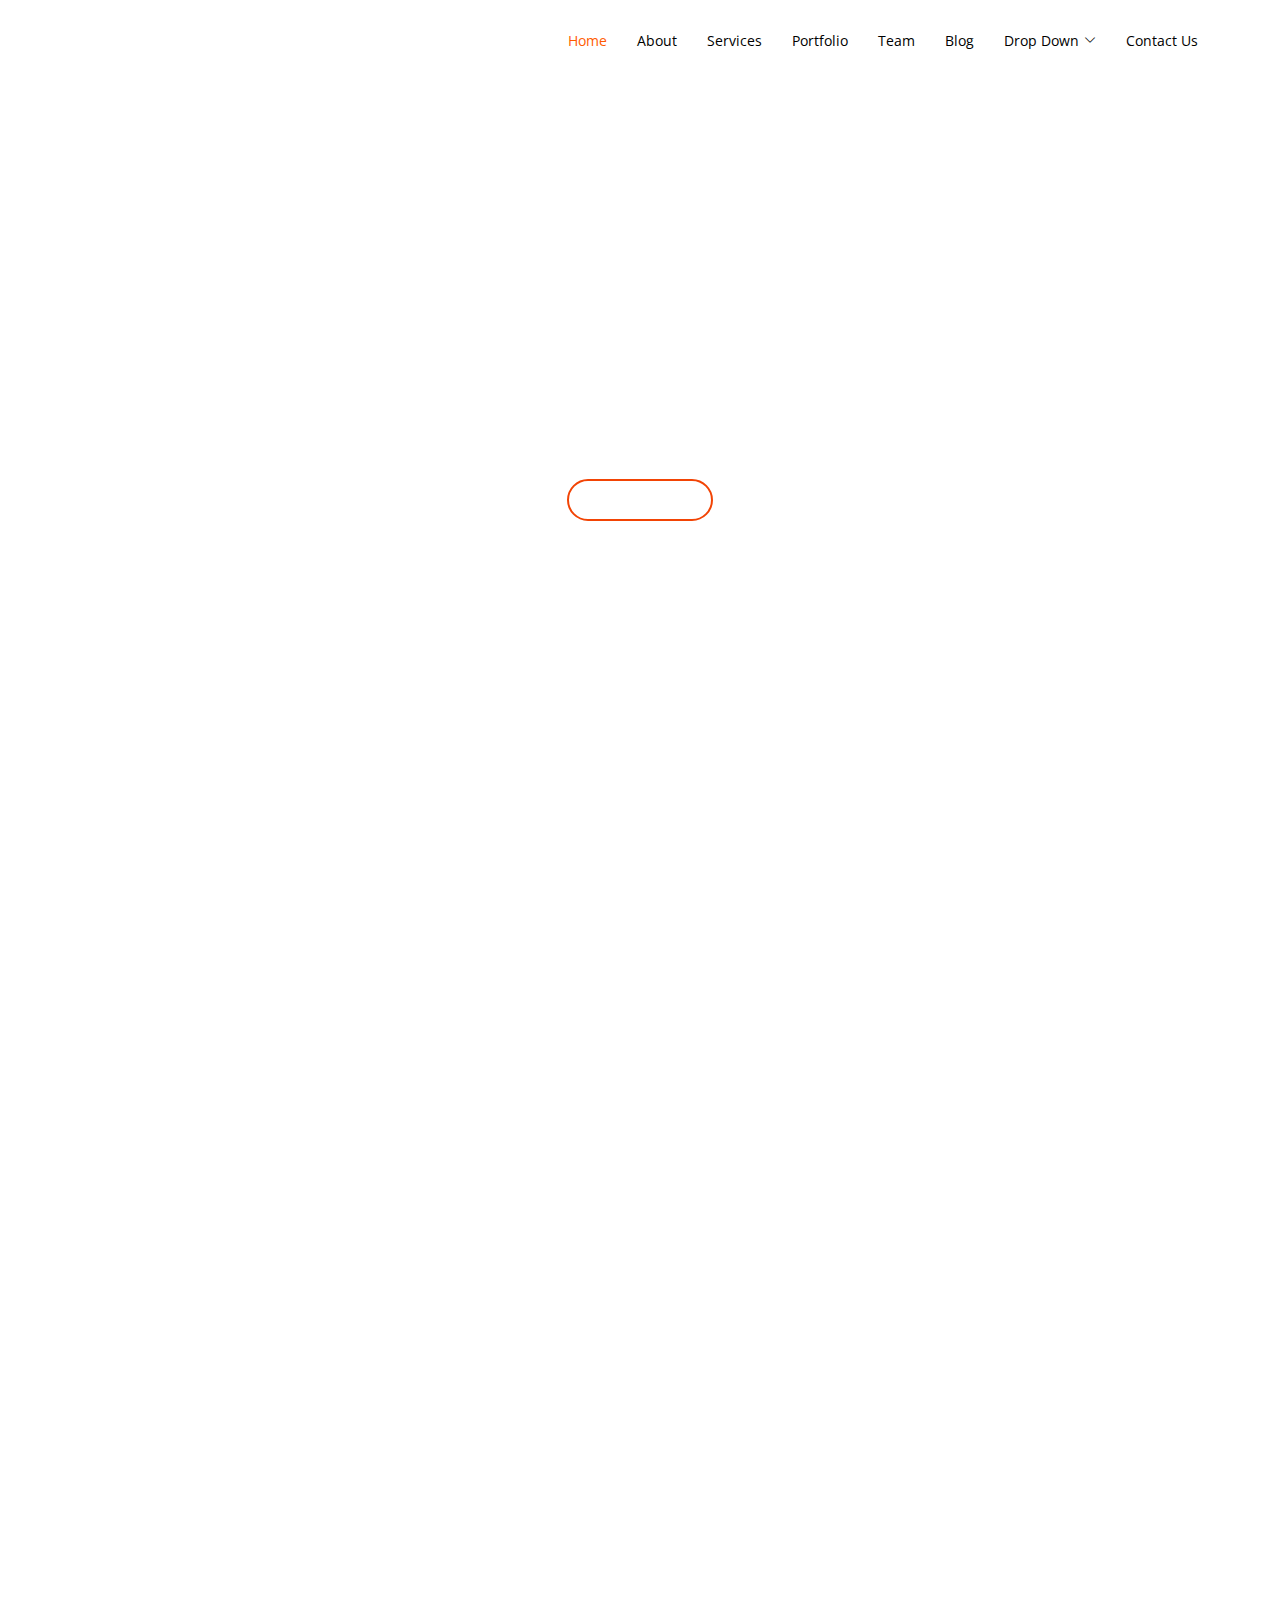
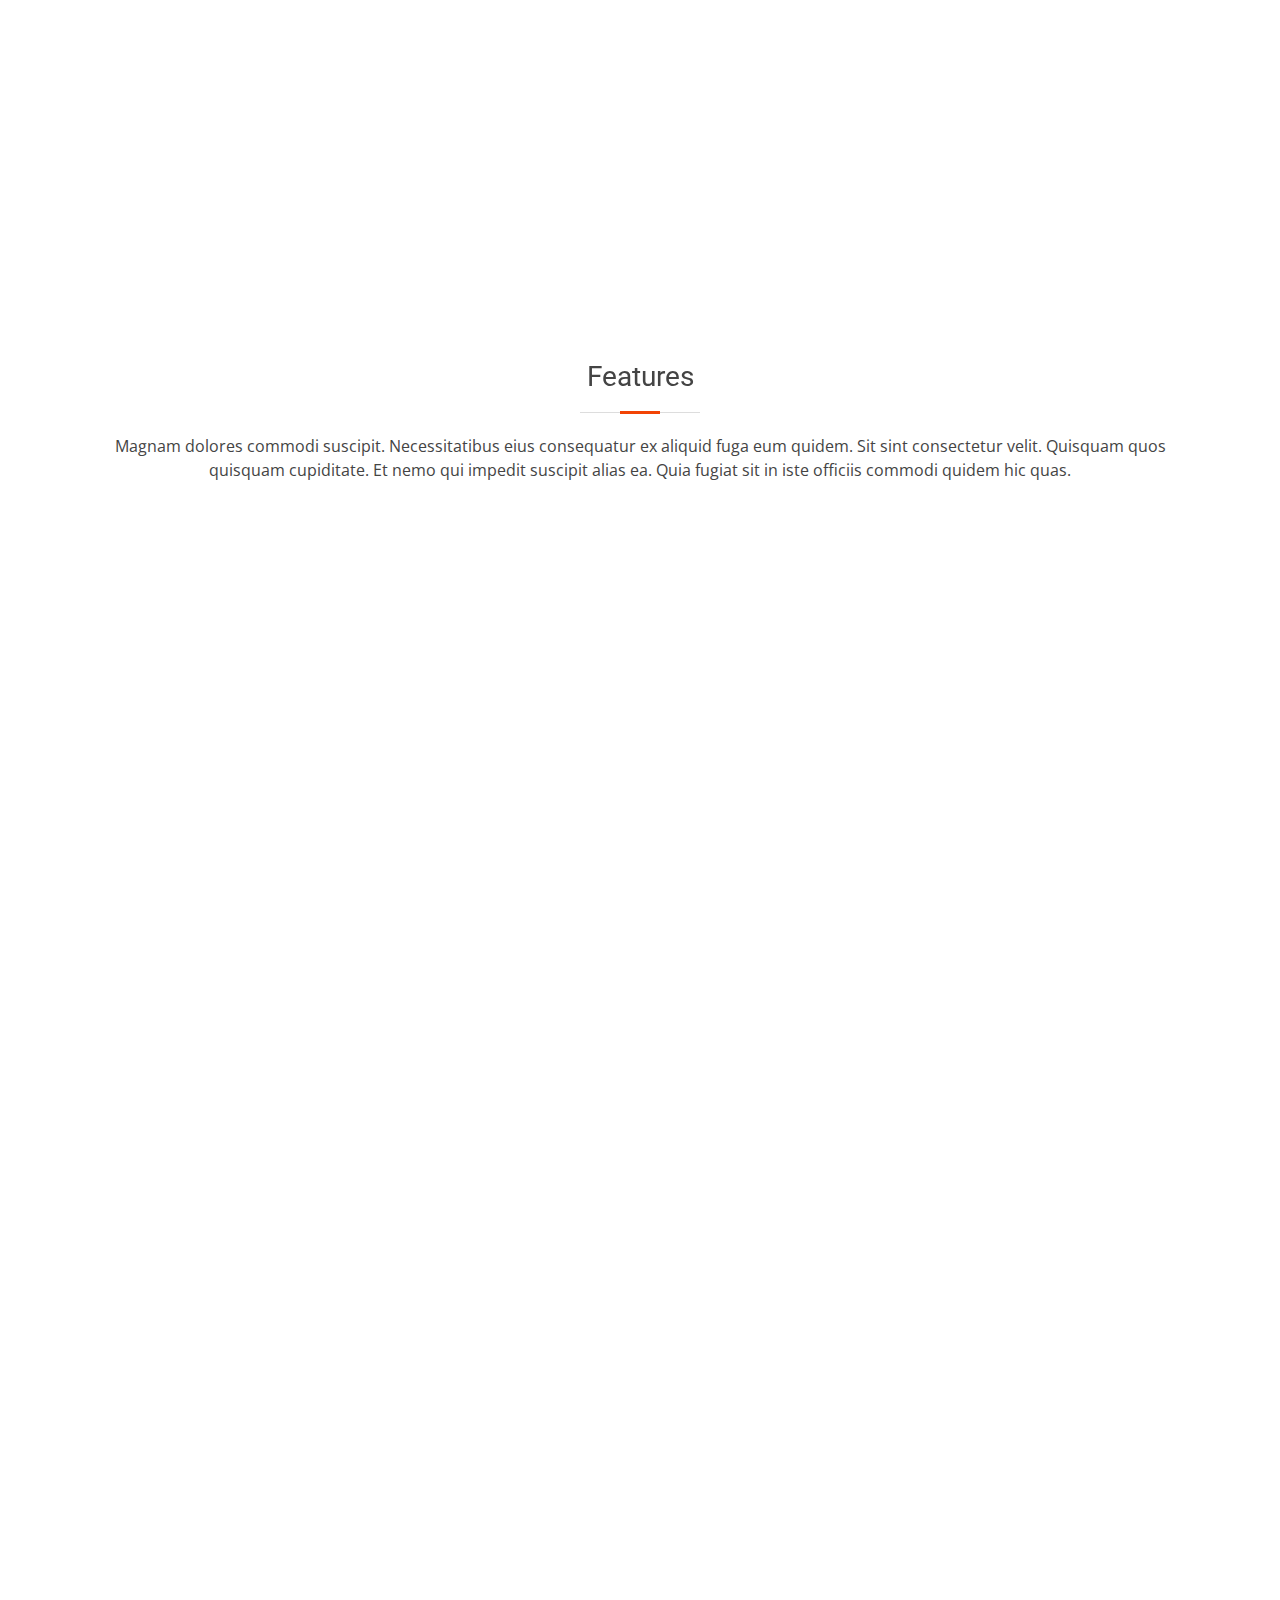
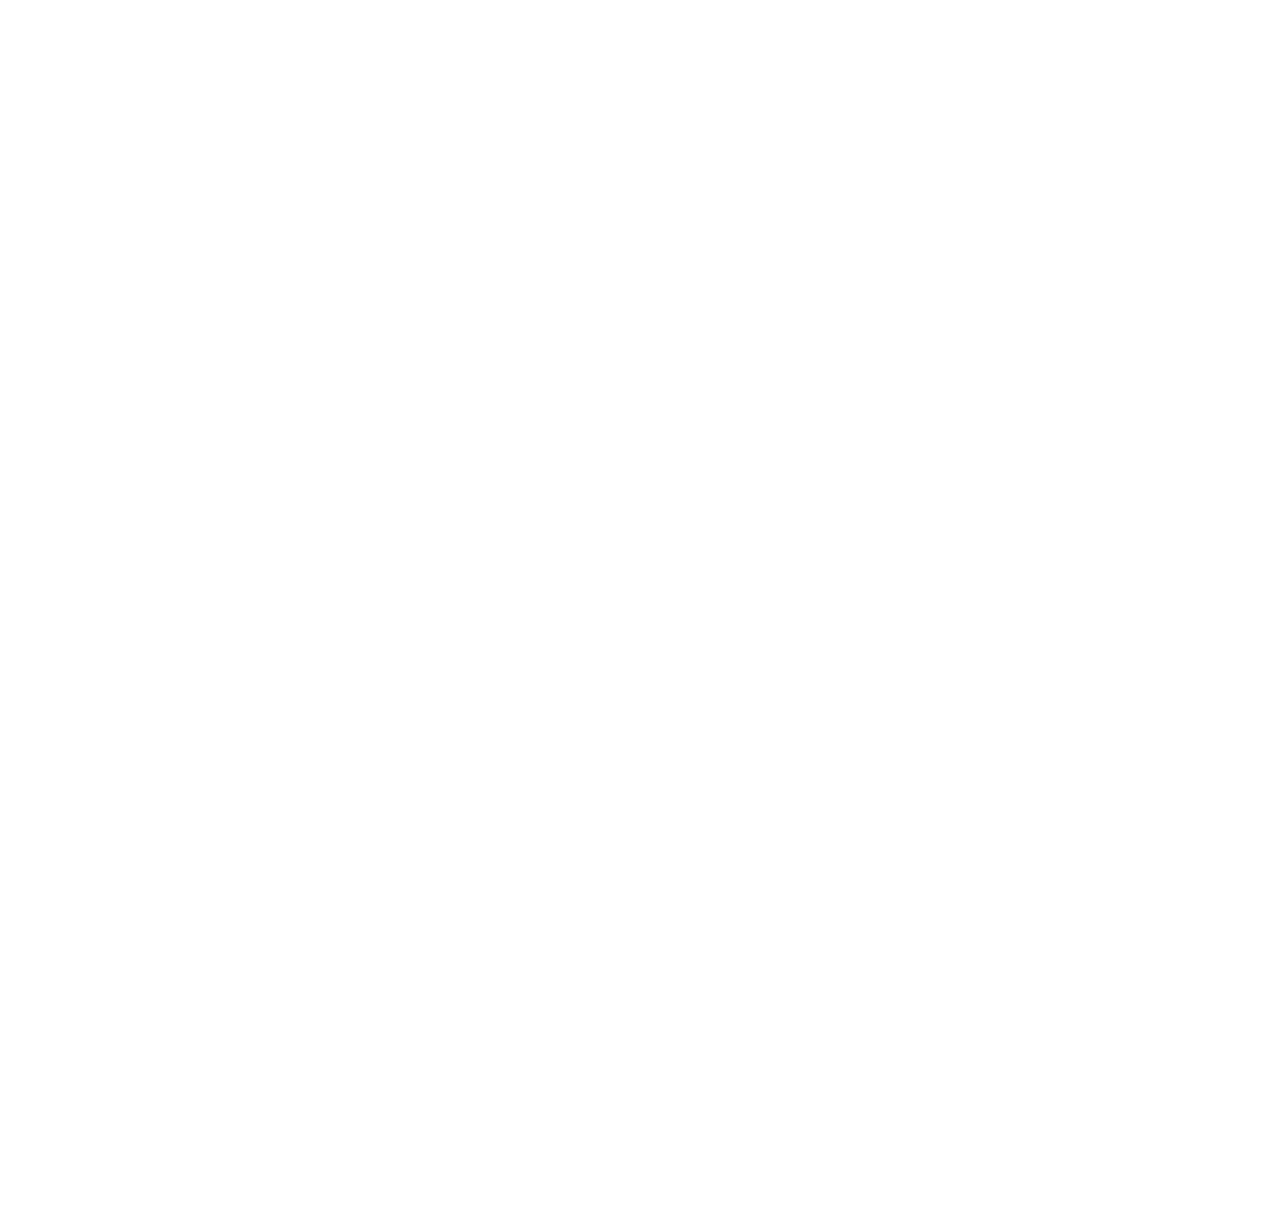
<file: index.html>
<!DOCTYPE html>
<html lang="en">

<head>
  <meta charset="utf-8">
  <meta content="width=device-width, initial-scale=1.0" name="viewport">

  <title>Moderna Bootstrap Template - Index</title>
  <meta content="" name="description">
  <meta content="" name="keywords">

  <!-- Favicons -->
  <link href="assets/img/favicon.png" rel="icon">
  <link href="assets/img/apple-touch-icon.png" rel="apple-touch-icon">

  <!-- Google Fonts -->
  <link href="https://fonts.googleapis.com/css?family=Open+Sans:300,300i,400,400i,600,600i,700,700i|Roboto:300,300i,400,400i,500,500i,700,700i&display=swap" rel="stylesheet">

  <!-- Vendor CSS Files -->
  <link href="assets/vendor/animate.css/animate.min.css" rel="stylesheet">
  <link href="assets/vendor/aos/aos.css" rel="stylesheet">
  <link href="assets/vendor/bootstrap/css/bootstrap.min.css" rel="stylesheet">
  <link href="assets/vendor/bootstrap-icons/bootstrap-icons.css" rel="stylesheet">
  <link href="assets/vendor/boxicons/css/boxicons.min.css" rel="stylesheet">
  <link href="assets/vendor/glightbox/css/glightbox.min.css" rel="stylesheet">
  <link href="assets/vendor/swiper/swiper-bundle.min.css" rel="stylesheet">

  <!-- Template Main CSS File -->
  <link href="assets/css/style.css" rel="stylesheet">

  <!-- =======================================================
  * Template Name: Moderna
  * Updated: Jul 27 2023 with Bootstrap v5.3.1
  * Template URL: https://bootstrapmade.com/free-bootstrap-template-corporate-moderna/
  * Author: BootstrapMade.com
  * License: https://bootstrapmade.com/license/
  ======================================================== -->
</head>

<body>

  <!-- ======= Header ======= -->
  <header id="header" class="fixed-top d-flex align-items-center header-transparent">
    <div class="container d-flex justify-content-between align-items-center">

      <div class="logo">
        <h1 class="text-light"><a href="index.html"><span>Moderna</span></a></h1>
        <!-- Uncomment below if you prefer to use an image logo -->
        <!-- <a href="index.html"><img src="assets/img/logo.png" alt="" class="img-fluid"></a>-->
      </div>

      <nav id="navbar" class="navbar">
        <ul>
          <li><a class="active " href="index.html">Home</a></li>
          <li><a href="about.html">About</a></li>
          <li><a href="services.html">Services</a></li>
          <li><a href="portfolio.html">Portfolio</a></li>
          <li><a href="team.html">Team</a></li>
          <li><a href="blog.html">Blog</a></li>
          <li class="dropdown"><a href="#"><span>Drop Down</span> <i class="bi bi-chevron-down"></i></a>
            <ul>
              <li><a href="#">Drop Down 1</a></li>
              <li class="dropdown"><a href="#"><span>Deep Drop Down</span> <i class="bi bi-chevron-right"></i></a>
                <ul>
                  <li><a href="#">Deep Drop Down 1</a></li>
                  <li><a href="#">Deep Drop Down 2</a></li>
                  <li><a href="#">Deep Drop Down 3</a></li>
                  <li><a href="#">Deep Drop Down 4</a></li>
                  <li><a href="#">Deep Drop Down 5</a></li>
                </ul>
              </li>
              <li><a href="#">Drop Down 2</a></li>
              <li><a href="#">Drop Down 3</a></li>
              <li><a href="#">Drop Down 4</a></li>
            </ul>
          </li>
          <li><a href="contact.html">Contact Us</a></li>
        </ul>
        <i class="bi bi-list mobile-nav-toggle"></i>
      </nav><!-- .navbar -->

    </div>
  </header><!-- End Header -->

  <!-- ======= Hero Section ======= -->
  <section id="hero" class="d-flex justify-cntent-center align-items-center">
    <div id="heroCarousel" class="container carousel carousel-fade" data-bs-ride="carousel" data-bs-interval="5000">

      <!-- Slide 1 -->
      <div class="carousel-item active">
        <div class="carousel-container">
          <h2 class="animate__animated animate__fadeInDown">Welcome to <span>Moderna</span></h2>
          <p class="animate__animated animate__fadeInUp">Ut velit est quam dolor ad a aliquid qui aliquid. Sequi ea ut et est quaerat sequi nihil ut aliquam. Occaecati alias dolorem mollitia ut. Similique ea voluptatem. Esse doloremque accusamus repellendus deleniti vel. Minus et tempore modi architecto.</p>
          <a href="" class="btn-get-started animate__animated animate__fadeInUp">Read More</a>
        </div>
      </div>

      <!-- Slide 2 -->
      <div class="carousel-item">
        <div class="carousel-container">
          <h2 class="animate__animated animate__fadeInDown">Lorem Ipsum Dolor</h2>
          <p class="animate__animated animate__fadeInUp">Ut velit est quam dolor ad a aliquid qui aliquid. Sequi ea ut et est quaerat sequi nihil ut aliquam. Occaecati alias dolorem mollitia ut. Similique ea voluptatem. Esse doloremque accusamus repellendus deleniti vel. Minus et tempore modi architecto.</p>
          <a href="" class="btn-get-started animate__animated animate__fadeInUp">Read More</a>
        </div>
      </div>

      <!-- Slide 3 -->
      <div class="carousel-item">
        <div class="carousel-container">
          <h2 class="animate__animated animate__fadeInDown">Sequi ea ut et est quaerat</h2>
          <p class="animate__animated animate__fadeInUp">Ut velit est quam dolor ad a aliquid qui aliquid. Sequi ea ut et est quaerat sequi nihil ut aliquam. Occaecati alias dolorem mollitia ut. Similique ea voluptatem. Esse doloremque accusamus repellendus deleniti vel. Minus et tempore modi architecto.</p>
          <a href="" class="btn-get-started animate__animated animate__fadeInUp">Read More</a>
        </div>
      </div>

      <a class="carousel-control-prev" href="#heroCarousel" role="button" data-bs-slide="prev">
        <span class="carousel-control-prev-icon bx bx-chevron-left" aria-hidden="true"></span>
      </a>

      <a class="carousel-control-next" href="#heroCarousel" role="button" data-bs-slide="next">
        <span class="carousel-control-next-icon bx bx-chevron-right" aria-hidden="true"></span>
      </a>

    </div>
  </section><!-- End Hero -->

  <main id="main">

    <!-- ======= Services Section ======= -->
    <section class="services">
      <div class="container">

        <div class="row">
          <div class="col-md-6 col-lg-3 d-flex align-items-stretch" data-aos="fade-up">
            <div class="icon-box icon-box-pink">
              <div class="icon"><i class="bx bxl-dribbble"></i></div>
              <h4 class="title"><a href="">Lorem Ipsum</a></h4>
              <p class="description">Voluptatum deleniti atque corrupti quos dolores et quas molestias excepturi sint occaecati cupiditate non provident</p>
            </div>
          </div>

          <div class="col-md-6 col-lg-3 d-flex align-items-stretch" data-aos="fade-up" data-aos-delay="100">
            <div class="icon-box icon-box-cyan">
              <div class="icon"><i class="bx bx-file"></i></div>
              <h4 class="title"><a href="">Sed ut perspiciatis</a></h4>
              <p class="description">Duis aute irure dolor in reprehenderit in voluptate velit esse cillum dolore eu fugiat nulla pariatur</p>
            </div>
          </div>

          <div class="col-md-6 col-lg-3 d-flex align-items-stretch" data-aos="fade-up" data-aos-delay="200">
            <div class="icon-box icon-box-green">
              <div class="icon"><i class="bx bx-tachometer"></i></div>
              <h4 class="title"><a href="">Magni Dolores</a></h4>
              <p class="description">Excepteur sint occaecat cupidatat non proident, sunt in culpa qui officia deserunt mollit anim id est laborum</p>
            </div>
          </div>

          <div class="col-md-6 col-lg-3 d-flex align-items-stretch" data-aos="fade-up" data-aos-delay="200">
            <div class="icon-box icon-box-blue">
              <div class="icon"><i class="bx bx-world"></i></div>
              <h4 class="title"><a href="">Nemo Enim</a></h4>
              <p class="description">At vero eos et accusamus et iusto odio dignissimos ducimus qui blanditiis praesentium voluptatum deleniti atque</p>
            </div>
          </div>

        </div>

      </div>
    </section><!-- End Services Section -->

    <!-- ======= Why Us Section ======= -->
    <section class="why-us section-bg" data-aos="fade-up" date-aos-delay="200">
      <div class="container">

        <div class="row">
          <div class="col-lg-6 video-box">
            <img src="assets/img/why-us.jpg" class="img-fluid" alt="">
            <a href="https://www.youtube.com/watch?v=jDDaplaOz7Q" class="venobox play-btn mb-4" data-vbtype="video" data-autoplay="true"></a>
          </div>

          <div class="col-lg-6 d-flex flex-column justify-content-center p-5">

            <div class="icon-box">
              <div class="icon"><i class="bx bx-fingerprint"></i></div>
              <h4 class="title"><a href="">Lorem Ipsum</a></h4>
              <p class="description">Voluptatum deleniti atque corrupti quos dolores et quas molestias excepturi sint occaecati cupiditate non provident</p>
            </div>

            <div class="icon-box">
              <div class="icon"><i class="bx bx-gift"></i></div>
              <h4 class="title"><a href="">Nemo Enim</a></h4>
              <p class="description">At vero eos et accusamus et iusto odio dignissimos ducimus qui blanditiis praesentium voluptatum deleniti atque</p>
            </div>

          </div>
        </div>

      </div>
    </section><!-- End Why Us Section -->

    <!-- ======= Features Section ======= -->
    <section class="features">
      <div class="container">

        <div class="section-title">
          <h2>Features</h2>
          <p>Magnam dolores commodi suscipit. Necessitatibus eius consequatur ex aliquid fuga eum quidem. Sit sint consectetur velit. Quisquam quos quisquam cupiditate. Et nemo qui impedit suscipit alias ea. Quia fugiat sit in iste officiis commodi quidem hic quas.</p>
        </div>

        <div class="row" data-aos="fade-up">
          <div class="col-md-5">
            <img src="assets/img/features-1.svg" class="img-fluid" alt="">
          </div>
          <div class="col-md-7 pt-4">
            <h3>Voluptatem dignissimos provident quasi corporis voluptates sit assumenda.</h3>
            <p class="fst-italic">
              Lorem ipsum dolor sit amet, consectetur adipiscing elit, sed do eiusmod tempor incididunt ut labore et dolore
              magna aliqua.
            </p>
            <ul>
              <li><i class="bi bi-check"></i> Ullamco laboris nisi ut aliquip ex ea commodo consequat.</li>
              <li><i class="bi bi-check"></i> Duis aute irure dolor in reprehenderit in voluptate velit.</li>
            </ul>
          </div>
        </div>

        <div class="row" data-aos="fade-up">
          <div class="col-md-5 order-1 order-md-2">
            <img src="assets/img/features-2.svg" class="img-fluid" alt="">
          </div>
          <div class="col-md-7 pt-5 order-2 order-md-1">
            <h3>Corporis temporibus maiores provident</h3>
            <p class="fst-italic">
              Lorem ipsum dolor sit amet, consectetur adipiscing elit, sed do eiusmod tempor incididunt ut labore et dolore
              magna aliqua.
            </p>
            <p>
              Ullamco laboris nisi ut aliquip ex ea commodo consequat. Duis aute irure dolor in reprehenderit in voluptate
              velit esse cillum dolore eu fugiat nulla pariatur. Excepteur sint occaecat cupidatat non proident, sunt in
              culpa qui officia deserunt mollit anim id est laborum
            </p>
          </div>
        </div>

        <div class="row" data-aos="fade-up">
          <div class="col-md-5">
            <img src="assets/img/features-3.svg" class="img-fluid" alt="">
          </div>
          <div class="col-md-7 pt-5">
            <h3>Sunt consequatur ad ut est nulla consectetur reiciendis animi voluptas</h3>
            <p>Cupiditate placeat cupiditate placeat est ipsam culpa. Delectus quia minima quod. Sunt saepe odit aut quia voluptatem hic voluptas dolor doloremque.</p>
            <ul>
              <li><i class="bi bi-check"></i> Ullamco laboris nisi ut aliquip ex ea commodo consequat.</li>
              <li><i class="bi bi-check"></i> Duis aute irure dolor in reprehenderit in voluptate velit.</li>
              <li><i class="bi bi-check"></i> Facilis ut et voluptatem aperiam. Autem soluta ad fugiat.</li>
            </ul>
          </div>
        </div>

        <div class="row" data-aos="fade-up">
          <div class="col-md-5 order-1 order-md-2">
            <img src="assets/img/features-4.svg" class="img-fluid" alt="">
          </div>
          <div class="col-md-7 pt-5 order-2 order-md-1">
            <h3>Quas et necessitatibus eaque impedit ipsum animi consequatur incidunt in</h3>
            <p class="fst-italic">
              Lorem ipsum dolor sit amet, consectetur adipiscing elit, sed do eiusmod tempor incididunt ut labore et dolore
              magna aliqua.
            </p>
            <p>
              Ullamco laboris nisi ut aliquip ex ea commodo consequat. Duis aute irure dolor in reprehenderit in voluptate
              velit esse cillum dolore eu fugiat nulla pariatur. Excepteur sint occaecat cupidatat non proident, sunt in
              culpa qui officia deserunt mollit anim id est laborum
            </p>
          </div>
        </div>

      </div>
    </section><!-- End Features Section -->

  </main><!-- End #main -->

  <!-- ======= Footer ======= -->
  <footer id="footer" data-aos="fade-up" data-aos-easing="ease-in-out" data-aos-duration="500">

    <div class="footer-newsletter">
      <div class="container">
        <div class="row">
          <div class="col-lg-6">
            <h4>Our Newsletter</h4>
            <p>Tamen quem nulla quae legam multos aute sint culpa legam noster magna</p>
          </div>
          <div class="col-lg-6">
            <form action="" method="post">
              <input type="email" name="email"><input type="submit" value="Subscribe">
            </form>
          </div>
        </div>
      </div>
    </div>

    <div class="footer-top">
      <div class="container">
        <div class="row">

          <div class="col-lg-3 col-md-6 footer-links">
            <h4>Useful Links</h4>
            <ul>
              <li><i class="bx bx-chevron-right"></i> <a href="#">Home</a></li>
              <li><i class="bx bx-chevron-right"></i> <a href="#">About us</a></li>
              <li><i class="bx bx-chevron-right"></i> <a href="#">Services</a></li>
              <li><i class="bx bx-chevron-right"></i> <a href="#">Terms of service</a></li>
              <li><i class="bx bx-chevron-right"></i> <a href="#">Privacy policy</a></li>
            </ul>
          </div>

          <div class="col-lg-3 col-md-6 footer-links">
            <h4>Our Services</h4>
            <ul>
              <li><i class="bx bx-chevron-right"></i> <a href="#">Web Design</a></li>
              <li><i class="bx bx-chevron-right"></i> <a href="#">Web Development</a></li>
              <li><i class="bx bx-chevron-right"></i> <a href="#">Product Management</a></li>
              <li><i class="bx bx-chevron-right"></i> <a href="#">Marketing</a></li>
              <li><i class="bx bx-chevron-right"></i> <a href="#">Graphic Design</a></li>
            </ul>
          </div>

          <div class="col-lg-3 col-md-6 footer-contact">
            <h4>Contact Us</h4>
            <p>
              A108 Adam Street <br>
              New York, NY 535022<br>
              United States <br><br>
              <strong>Phone:</strong> +1 5589 55488 55<br>
              <strong>Email:</strong> info@example.com<br>
            </p>

          </div>

          <div class="col-lg-3 col-md-6 footer-info">
            <h3>About Moderna</h3>
            <p>Cras fermentum odio eu feugiat lide par naso tierra. Justo eget nada terra videa magna derita valies darta donna mare fermentum iaculis eu non diam phasellus.</p>
            <div class="social-links mt-3">
              <a href="#" class="twitter"><i class="bx bxl-twitter"></i></a>
              <a href="#" class="facebook"><i class="bx bxl-facebook"></i></a>
              <a href="#" class="instagram"><i class="bx bxl-instagram"></i></a>
              <a href="#" class="linkedin"><i class="bx bxl-linkedin"></i></a>
            </div>
          </div>

        </div>
      </div>
    </div>

    <div class="container">
      <div class="copyright">
        &copy; Copyright <strong><span>Moderna</span></strong>. All Rights Reserved
      </div>
      <div class="credits">
        <!-- All the links in the footer should remain intact. -->
        <!-- You can delete the links only if you purchased the pro version. -->
        <!-- Licensing information: https://bootstrapmade.com/license/ -->
        <!-- Purchase the pro version with working PHP/AJAX contact form: https://bootstrapmade.com/free-bootstrap-template-corporate-moderna/ -->
        Designed by <a href="https://bootstrapmade.com/">BootstrapMade</a>
      </div>
    </div>
  </footer><!-- End Footer -->

  <a href="#" class="back-to-top d-flex align-items-center justify-content-center"><i class="bi bi-arrow-up-short"></i></a>

  <!-- Vendor JS Files -->
  <script src="assets/vendor/purecounter/purecounter_vanilla.js"></script>
  <script src="assets/vendor/aos/aos.js"></script>
  <script src="assets/vendor/bootstrap/js/bootstrap.bundle.min.js"></script>
  <script src="assets/vendor/glightbox/js/glightbox.min.js"></script>
  <script src="assets/vendor/isotope-layout/isotope.pkgd.min.js"></script>
  <script src="assets/vendor/swiper/swiper-bundle.min.js"></script>
  <script src="assets/vendor/waypoints/noframework.waypoints.js"></script>
  <script src="assets/vendor/php-email-form/validate.js"></script>

  <!-- Template Main JS File -->
  <script src="assets/js/main.js"></script>

</body>

</html>
</file>
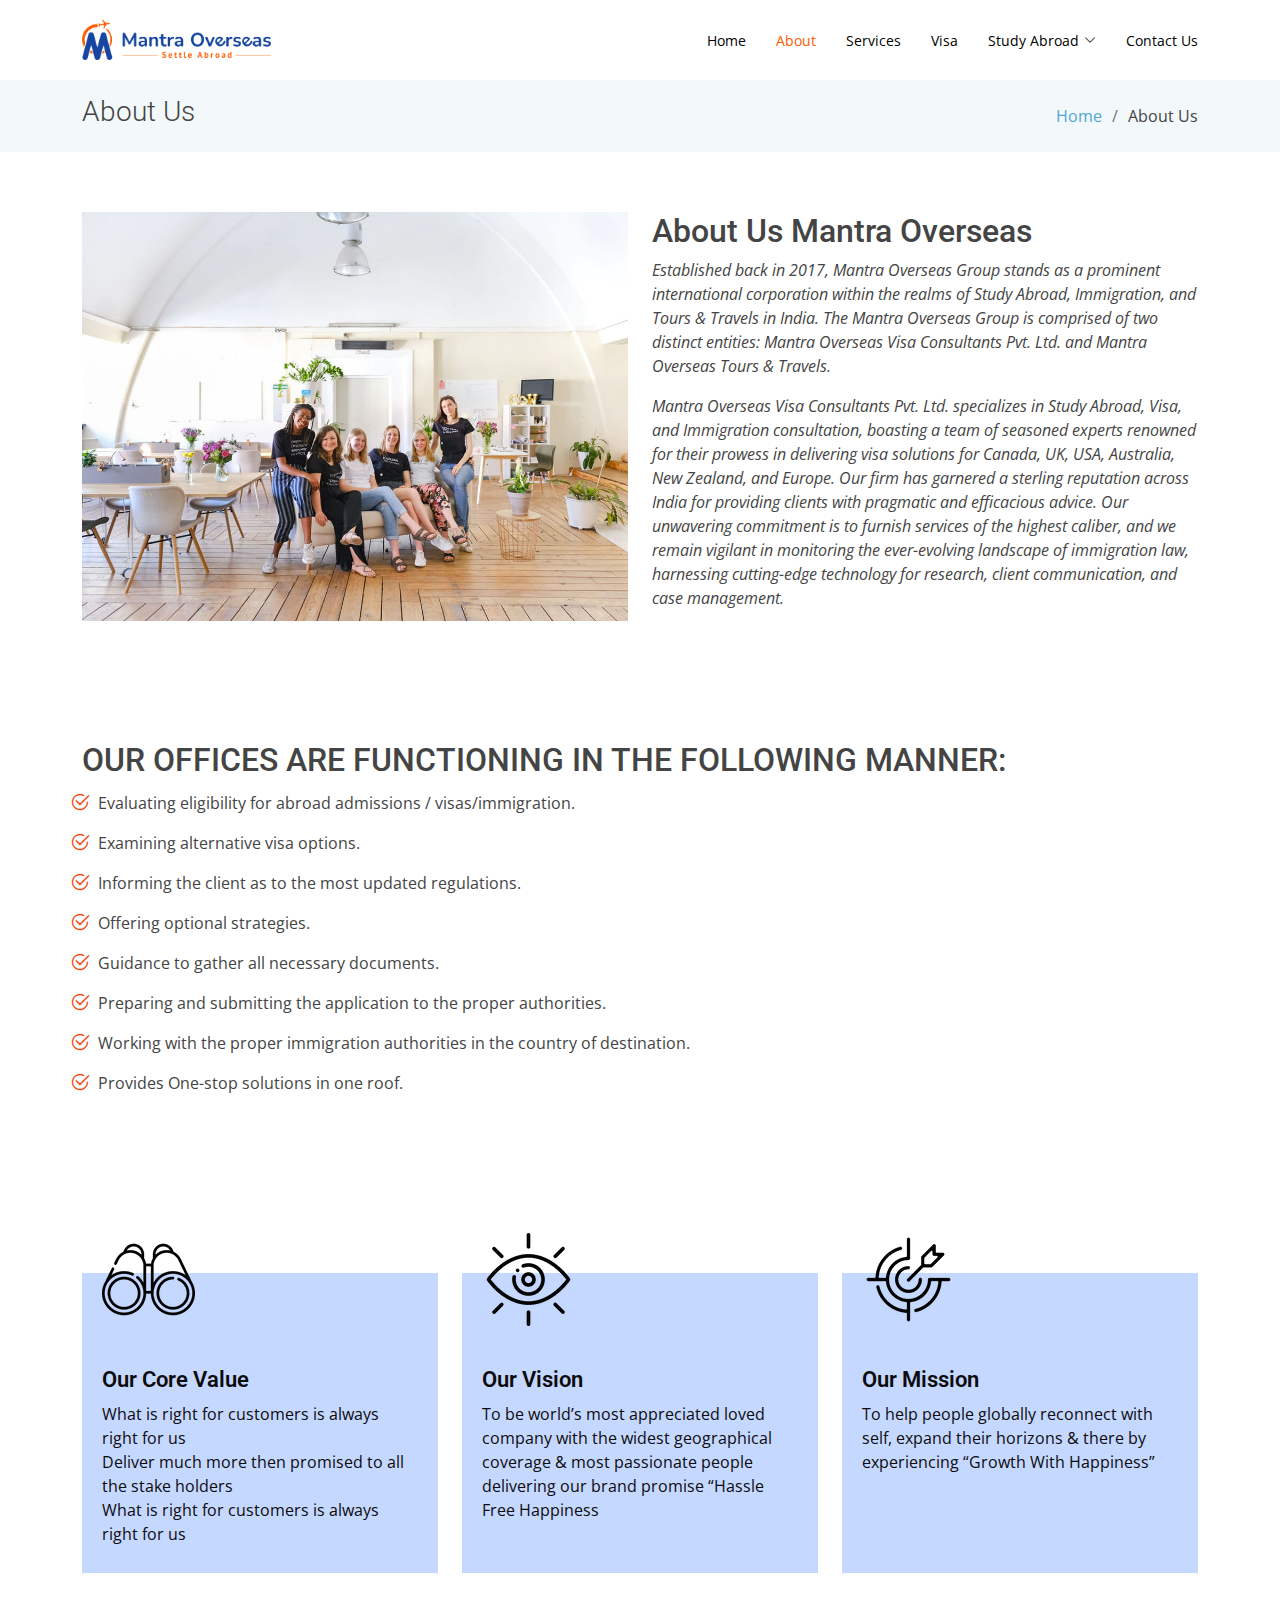
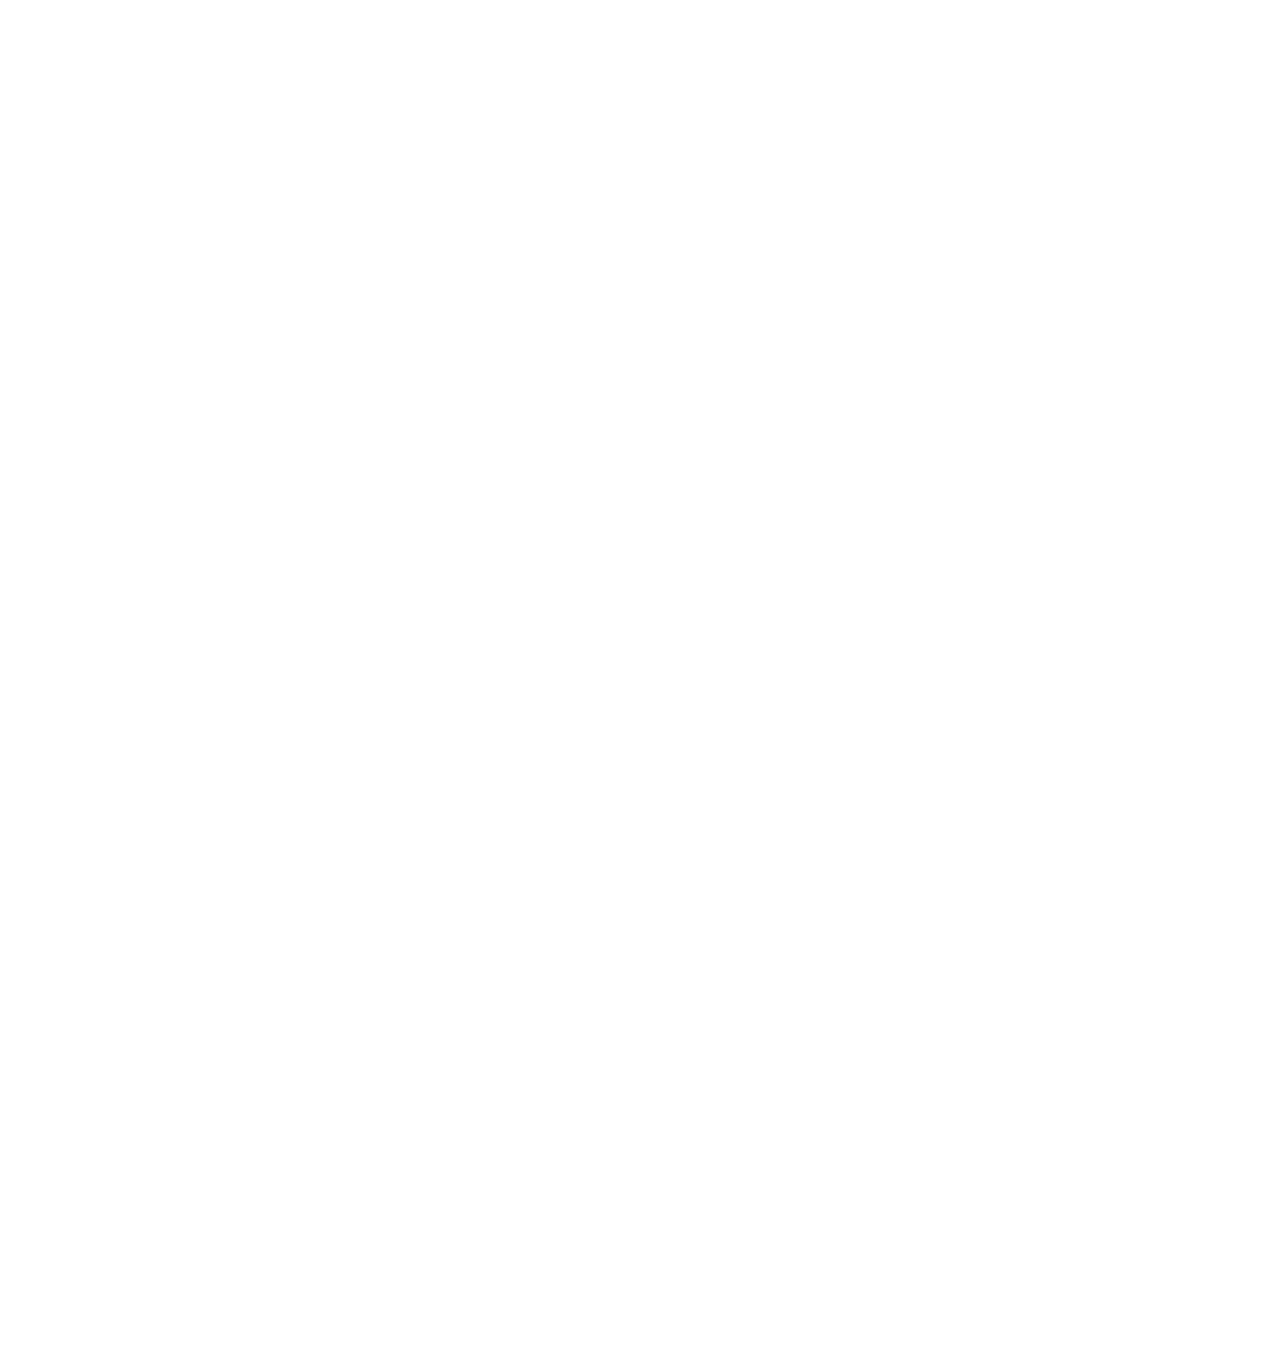
<file: about.html>
<!DOCTYPE html>
<html lang="en">
  <head>
    <meta charset="utf-8" />
    <meta content="width=device-width, initial-scale=1.0" name="viewport" />

    <title>About - Mantra Overseas  </title>
    <meta content="" name="description" />
    <meta content="" name="keywords" />

    <!-- Favicons -->
    <link href="assets/img/Logos/Mantra Overseas_v3.png" rel="icon" />
    <link href="assets/img/apple-touch-icon.png" rel="apple-touch-icon" />

    <!-- Google Fonts -->
    <link
      href="https://fonts.googleapis.com/css?family=Open+Sans:300,300i,400,400i,600,600i,700,700i|Roboto:300,300i,400,400i,500,500i,700,700i&display=swap"
      rel="stylesheet"
    />

    <!-- Vendor CSS Files -->
    <link href="assets/vendor/animate.css/animate.min.css" rel="stylesheet" />
    <link href="assets/vendor/aos/aos.css" rel="stylesheet" />
    <link
      href="assets/vendor/bootstrap/css/bootstrap.min.css"
      rel="stylesheet"
    />
    <link
      href="assets/vendor/bootstrap-icons/bootstrap-icons.css"
      rel="stylesheet"
    />
    <link href="assets/vendor/boxicons/css/boxicons.min.css" rel="stylesheet" />
    <link
      href="assets/vendor/glightbox/css/glightbox.min.css"
      rel="stylesheet"
    />
    <link href="assets/vendor/swiper/swiper-bundle.min.css" rel="stylesheet" />

    <!-- Template Main CSS File -->
    <link href="assets/css/style.css" rel="stylesheet" />

     
  </head>

  <body>
    <!-- ======= Header ======= -->
    <header id="header" class="fixed-top d-flex align-items-center">
      <div class="container d-flex justify-content-between align-items-center">
        <div class="logo">
          <!-- <h1 class="text-light">
            <a href="index.html"><span>Mantra Overseas</span></a>
          </h1> -->
          <!-- Uncomment below if you prefer to use an image logo -->
          <a href="index.html"
            ><img
              src="assets/img/Logos/Mantra Overseas_v2.png"
              alt=""
              class="img-fluid"
          /></a>
        </div>

        <nav id="navbar" class="navbar">
          <ul>
            <li><a href="index.html">Home</a></li>
            <li><a class="active" href="about.html">About</a></li>
            <li><a href="services.html">Services</a></li>

            <li><a href="visa.html">Visa</a></li>

            <li class="dropdown">
              <a href="study-abroad.html"
                ><span>Study Abroad</span> <i class="bi bi-chevron-down"></i
              ></a>
              <ul>
                <li><a href="study-abroad.html">USA</a></li>
                <li><a href="study-abroad.html">Canada</a></li>
                <li><a href="study-abroad.html">UK</a></li>
                <li><a href="study-abroad.html">Australia</a></li>
                <li><a href="study-abroad.html">New Zealand</a></li>
              </ul>
            </li>
            <li><a href="contact.html">Contact Us</a></li>
          </ul>
          <i class="bi bi-list mobile-nav-toggle"></i>
        </nav>
        <!-- .navbar -->
      </div>
    </header>
    <!-- End Header -->

    <main id="main">
      <!-- ======= About Us Section ======= -->
      <section class="breadcrumbs">
        <div class="container">
          <div class="d-flex justify-content-between align-items-center">
            <h2>About Us</h2>
            <ol>
              <li><a href="index.html">Home</a></li>
              <li>About Us</li>
            </ol>
          </div>
        </div>
      </section>
      <!-- End About Us Section -->
      <!-- ======= About Section ======= -->
      <section class="about" data-aos="fade-up">
        <div class="container">
          <div class="row">
            <div class="col-lg-6">
              <img src="assets/img/about.jpg" class="img-fluid" alt="" />
            </div>
            <div class="col-lg-6 pt-4 pt-lg-0">
              <h2>About Us Mantra Overseas</h2>
              <p class="fst-italic">
                Established back in 2017, Mantra Overseas Group stands as a
                prominent international corporation within the realms of Study
                Abroad, Immigration, and Tours & Travels in India. The Mantra
                Overseas Group is comprised of two distinct entities: Mantra
                Overseas Visa Consultants Pvt. Ltd. and Mantra Overseas Tours &
                Travels.
              </p>
              <p class="fst-italic">
                Mantra Overseas Visa Consultants Pvt. Ltd. specializes in Study
                Abroad, Visa, and Immigration consultation, boasting a team of
                seasoned experts renowned for their prowess in delivering visa
                solutions for Canada, UK, USA, Australia, New Zealand, and
                Europe. Our firm has garnered a sterling reputation across India
                for providing clients with pragmatic and efficacious advice. Our
                unwavering commitment is to furnish services of the highest
                caliber, and we remain vigilant in monitoring the ever-evolving
                landscape of immigration law, harnessing cutting-edge technology
                for research, client communication, and case management.
              </p>
            </div>
          </div>
        </div>
      </section>
      <section class="about" data-aos="fade-up">
        <div class="container">
          <div class="row">
            <div class="col-lg-12 pt-4 pt-lg-0">
              <h2>OUR OFFICES ARE FUNCTIONING IN THE FOLLOWING MANNER:</h2>
              
            </div>            
              <ul>
                <li>
                  <i class="bi bi-check2-circle"></i> Evaluating eligibility for abroad admissions / visas/immigration.
                </li>
                <li>
                  <i class="bi bi-check2-circle"></i> Examining alternative visa options.
                </li>
                <li>
                  <i class="bi bi-check2-circle"></i> Informing the client as to the most updated regulations.
                </li>
                <li>
                  <i class="bi bi-check2-circle"></i> Offering optional strategies.
                </li>
                <li>
                  <i class="bi bi-check2-circle"></i> Guidance to gather all necessary documents.
                </li>
                <li>
                  <i class="bi bi-check2-circle"></i> Preparing and submitting the application to the proper authorities.
                </li>
                <li>
                  <i class="bi bi-check2-circle"></i> Working with the proper immigration authorities in the country of destination.
                </li>
                <li>
                  <i class="bi bi-check2-circle"></i> Provides One-stop solutions in one roof.
                </li>
              </ul>
             
            </div>
          </div>
        </div>
      </section>

      <!-- End About Section -->
      <div class="advisor_section_2 layout_padding">
        <div class="container">
          <div class="box_section">
            <div class="row" style="margin-bottom: 50px">
              <div class="col-lg-4 about-mr col-sm-12">
                <div class="box_main mvg-con">
                  <div class="image_3"></div>
                  <h4 class="consultative_text">Our Core Value</h4>
                  <p class="readable_text">
                    What is right for customers is always right for us
                  </p>
                  <p class="readable_text">
                    Deliver much more then promised to all the stake holders
                  </p>
                  <p class="readable_text">
                    What is right for customers is always right for us
                  </p>
                </div>
              </div>
              <div class="col-lg-4 about-mr col-sm-12">
                <div class="box_main mvg-con">
                  <div class="image_4"></div>
                  <h4 class="consultative_text">Our Vision</h4>
                  <p class="readable_text">
                    To be world’s most appreciated loved company with the widest
                    geographical coverage & most passionate people delivering
                    our brand promise “Hassle Free Happiness
                  </p>
                </div>
              </div>
              <div class="col-lg-4 about-mr col-sm-12">
                <div class="box_main mvg-con">
                  <div class="image_5"></div>
                  <h4 class="consultative_text">Our Mission</h4>
                  <p class="readable_text">
                    To help people globally reconnect with self, expand their
                    horizons & there by experiencing “Growth With Happiness”
                  </p>
                </div>
              </div>
            </div>
          </div>
        </div>
      </div>

      <!-- ======= Facts Section ======= -->
      <section class="facts section-bg" data-aos="fade-up">
        <div class="container">
          <div class="row counters">
            <div class="col-lg-3 col-6 text-center">
              <span
                data-purecounter-start="0"
                data-purecounter-end="350"
                data-purecounter-duration="1"
                class="purecounter"
              ></span>
              <p>Successful Student Visa achieved</p>
            </div>

            <div class="col-lg-3 col-6 text-center">
              <span
                data-purecounter-start="0"
                data-purecounter-end="6"
                data-purecounter-duration="1"
                class="purecounter"
              ></span>
              <p>Years of Professional Proficiency</p>
            </div>

            <div class="col-lg-3 col-6 text-center">
              <span
                data-purecounter-start="0"
                data-purecounter-end="24"
                data-purecounter-duration="1"
                class="purecounter"
              ></span>
              <p>Hours Of Support</p>
            </div>

            <div class="col-lg-3 col-6 text-center">
              <span
                data-purecounter-start="0"
                data-purecounter-end="99"
                data-purecounter-duration="1"
                class="purecounter"
              ></span>
              <p>Client Satisfaction</p>
            </div>
          </div>
        </div>
      </section>
      <!-- End Facts Section -->

      <!-- ======= Our Skills Section ======= -->
      <section class="skills" data-aos="fade-up">
        <div class="container">
          <div class="section-title">
            <h2>Our Skills</h2>
            <p>
              Mantra Overseas is committed to helping its clients achieve their goals by offering comprehensive support services . Mantra Overseas has a dedicated team of professionals that provides a range of accurate advice and authentic and best travel opportunities. Mantra Overseas is recognized as one of the leading Visa consultants in India. We guide our clients to harness every asset they have to open up fantastic career opportunities.

              A team of friendly people welcome you at Mantra Overseas. We make sure that you get the best solutions for which we scan our cases thoroughly and provide the information and support which help people achieve their goals.
            </p>
          </div>

          <div class="skills-content">
            <div class="progress">
              <div
                class="progress-bar bg-success"
                role="progressbar"
                aria-valuenow="100"
                aria-valuemin="0"
                aria-valuemax="100"
              >
                <span class="skill">Successfull Visa Ratio <i class="val">98%</i></span>
              </div>
            </div>

            <div class="progress">
              <div
                class="progress-bar bg-info"
                role="progressbar"
                aria-valuenow="100"
                aria-valuemin="0"
                aria-valuemax="100"
              >
                <span class="skill">Our Support <i class="val">100%</i></span>
              </div>
            </div>

            <div class="progress">
              <div
                class="progress-bar bg-warning"
                role="progressbar"
                aria-valuenow="100"
                aria-valuemin="0"
                aria-valuemax="100"
              >
                <span class="skill">Client Satisfaction <i class="val">100%</i></span>
              </div>
            </div>

            <!-- <div class="progress">
              <div
                class="progress-bar bg-danger"
                role="progressbar"
                aria-valuenow="100"
                aria-valuemin="0"
                aria-valuemax="100"
              >
                <span class="skill"><i class="val">100%</i></span>
              </div>
            </div> -->
          </div>
        </div>
      </section>
      <!-- End Our Skills Section -->

      <!-- ======= Tetstimonials Section ======= -->
      <!-- <section class="testimonials" data-aos="fade-up">
        <div class="container">
          <div class="section-title">
            <h2>Tetstimonials</h2>
            <p>
              Magnam dolores commodi suscipit. Necessitatibus eius consequatur
              ex aliquid fuga eum quidem. Sit sint consectetur velit. Quisquam
              quos quisquam cupiditate. Et nemo qui impedit suscipit alias ea.
              Quia fugiat sit in iste officiis commodi quidem hic quas.
            </p>
          </div>

          <div class="testimonials-carousel swiper">
            <div class="swiper-wrapper">
              <div class="testimonial-item swiper-slide">
                <img
                  src="assets/img/testimonials/testimonials-1.jpg"
                  class="testimonial-img"
                  alt=""
                />
                <h3>Saul Goodman</h3>
                <h4>Ceo &amp; Founder</h4>
                <p>
                  <i class="bx bxs-quote-alt-left quote-icon-left"></i>
                  Proin iaculis purus consequat sem cure digni ssim donec
                  porttitora entum suscipit rhoncus. Accusantium quam, ultricies
                  eget id, aliquam eget nibh et. Maecen aliquam, risus at
                  semper.
                  <i class="bx bxs-quote-alt-right quote-icon-right"></i>
                </p>
              </div>

              <div class="testimonial-item swiper-slide">
                <img
                  src="assets/img/testimonials/testimonials-2.jpg"
                  class="testimonial-img"
                  alt=""
                />
                <h3>Sara Wilsson</h3>
                <h4>Designer</h4>
                <p>
                  <i class="bx bxs-quote-alt-left quote-icon-left"></i>
                  Export tempor illum tamen malis malis eram quae irure esse
                  labore quem cillum quid cillum eram malis quorum velit fore
                  eram velit sunt aliqua noster fugiat irure amet legam anim
                  culpa.
                  <i class="bx bxs-quote-alt-right quote-icon-right"></i>
                </p>
              </div>

              <div class="testimonial-item swiper-slide">
                <img
                  src="assets/img/testimonials/testimonials-3.jpg"
                  class="testimonial-img"
                  alt=""
                />
                <h3>Jena Karlis</h3>
                <h4>Store Owner</h4>
                <p>
                  <i class="bx bxs-quote-alt-left quote-icon-left"></i>
                  Enim nisi quem export duis labore cillum quae magna enim sint
                  quorum nulla quem veniam duis minim tempor labore quem eram
                  duis noster aute amet eram fore quis sint minim.
                  <i class="bx bxs-quote-alt-right quote-icon-right"></i>
                </p>
              </div>

              <div class="testimonial-item swiper-slide">
                <img
                  src="assets/img/testimonials/testimonials-4.jpg"
                  class="testimonial-img"
                  alt=""
                />
                <h3>Matt Brandon</h3>
                <h4>Freelancer</h4>
                <p>
                  <i class="bx bxs-quote-alt-left quote-icon-left"></i>
                  Fugiat enim eram quae cillum dolore dolor amet nulla culpa
                  multos export minim fugiat minim velit minim dolor enim duis
                  veniam ipsum anim magna sunt elit fore quem dolore labore
                  illum veniam.
                  <i class="bx bxs-quote-alt-right quote-icon-right"></i>
                </p>
              </div>

              <div class="testimonial-item swiper-slide">
                <img
                  src="assets/img/testimonials/testimonials-5.jpg"
                  class="testimonial-img"
                  alt=""
                />
                <h3>John Larson</h3>
                <h4>Entrepreneur</h4>
                <p>
                  <i class="bx bxs-quote-alt-left quote-icon-left"></i>
                  Quis quorum aliqua sint quem legam fore sunt eram irure aliqua
                  veniam tempor noster veniam enim culpa labore duis sunt culpa
                  nulla illum cillum fugiat legam esse veniam culpa fore nisi
                  cillum quid.
                  <i class="bx bxs-quote-alt-right quote-icon-right"></i>
                </p>
              </div>
            </div>
            <div class="swiper-pagination"></div>
          </div>
        </div>
      </section> -->
      <!-- End Ttstimonials Section -->
    </main>
    <!-- End #main -->

    <!-- ======= Footer ======= -->
    <footer
    id="footer"
    data-aos="fade-up"
    data-aos-easing="ease-in-out"
    data-aos-duration="500"
  >
    <div class="footer-top">
      <div class="container">
        <div class="row">
          <div class="col-lg-3 col-md-6 footer-links">
            <h4>Useful Links</h4>
            <ul>
              <li>
                <i class="bx bx-chevron-right"></i>
                <a href="index.html">Home</a>
              </li>
              <li>
                <i class="bx bx-chevron-right"></i>
                <a href="about.html">About us</a>
              </li>
              <li>
                <i class="bx bx-chevron-right"></i>
                <a href="services.html">Services</a>
              </li>

              <li>
                <i class="bx bx-chevron-right"></i>
                <a href="contact.html">Contact Us</a>
              </li>
            </ul>
          </div>

          <div class="col-lg-3 col-md-6 footer-links">
            <h4>Study Abroad</h4>
            <ul>
              <li><i class="bx bx-chevron-right"></i> <a href="#">USA</a></li>
              <li>
                <i class="bx bx-chevron-right"></i>
                <a href="#">Canada</a>
              </li>
              <li>
                <i class="bx bx-chevron-right"></i>
                <a href="#">UK</a>
              </li>
              <li>
                <i class="bx bx-chevron-right"></i> <a href="#">Australia</a>
              </li>
              <li>
                <i class="bx bx-chevron-right"></i>
                <a href="#">New Zealand</a>
              </li>
            </ul>
          </div>

          <div class="col-lg-3 col-md-6 footer-contact">
            <h4>Contact Us</h4>
            <p>
              G-7 Sovereign Shoppers <br />
              beside Sindhu Seva Samiti School <br />
              Anand Mahal Road,Adajan <br />
              Surat, Gujarat 395009<br />
              India <br /><br />
              <a href="tel:+919081616400" style="color: #fff" class="pm-hover"
                ><strong>Phone:</strong> +91 90816 16400</a
              ><br />
              <a
                href="mailto:admin@mantraoverseas.com"
                style="color: #fff"
                ><strong>Email:</strong> admin@mantraoverseas.com</a
              ><br />
            </p>
          </div>

          <div class="col-lg-3 col-md-6 footer-info">
            <h3>About Mantra Overseas</h3>
            <p>Make Your Dreams Come True..!!</p>
            <div class="social-links mt-3">
              <a href="#" class="twitter"><i class="bx bxl-twitter"></i></a>
              <a href="#" class="facebook"><i class="bx bxl-facebook"></i></a>
              <a href="#" class="instagram"
                ><i class="bx bxl-instagram"></i
              ></a>
              <a href="#" class="linkedin"><i class="bx bxl-linkedin"></i></a>
            </div>
          </div>
        </div>
      </div>
    </div>

    <div class="container">
      <div class="copyright">
        &copy; Copyright <strong><span>Mantra Overseas</span></strong
        >. All Rights Reserved
      </div>
      <div class="credits">
        <!-- All the links in the footer should remain intact. -->
        <!-- You can delete the links only if you purchased the pro version. -->
        <!-- Licensing information: https://bootstrapmade.com/license/ -->
        <!-- Purchase the pro version with working PHP/AJAX contact form: https://bootstrapmade.com/free-bootstrap-template-corporate-Mantra Overseas/ -->
        Designed by <a href="https://google.com/">KiVruWebCrafters</a>
      </div>
    </div>
  </footer>
    <!-- End Footer -->

    <a
      href="#"
      class="back-to-top d-flex align-items-center justify-content-center"
      ><i class="bi bi-arrow-up-short"></i
    ></a>

    <!-- Vendor JS Files -->
    <script src="assets/vendor/purecounter/purecounter_vanilla.js"></script>
    <script src="assets/vendor/aos/aos.js"></script>
    <script src="assets/vendor/bootstrap/js/bootstrap.bundle.min.js"></script>
    <script src="assets/vendor/glightbox/js/glightbox.min.js"></script>
    <script src="assets/vendor/isotope-layout/isotope.pkgd.min.js"></script>
    <script src="assets/vendor/swiper/swiper-bundle.min.js"></script>
    <script src="assets/vendor/waypoints/noframework.waypoints.js"></script>
    <script src="assets/vendor/php-email-form/validate.js"></script>

    <!-- Template Main JS File -->
    <script src="assets/js/main.js"></script>
  </body>
</html>
</file>
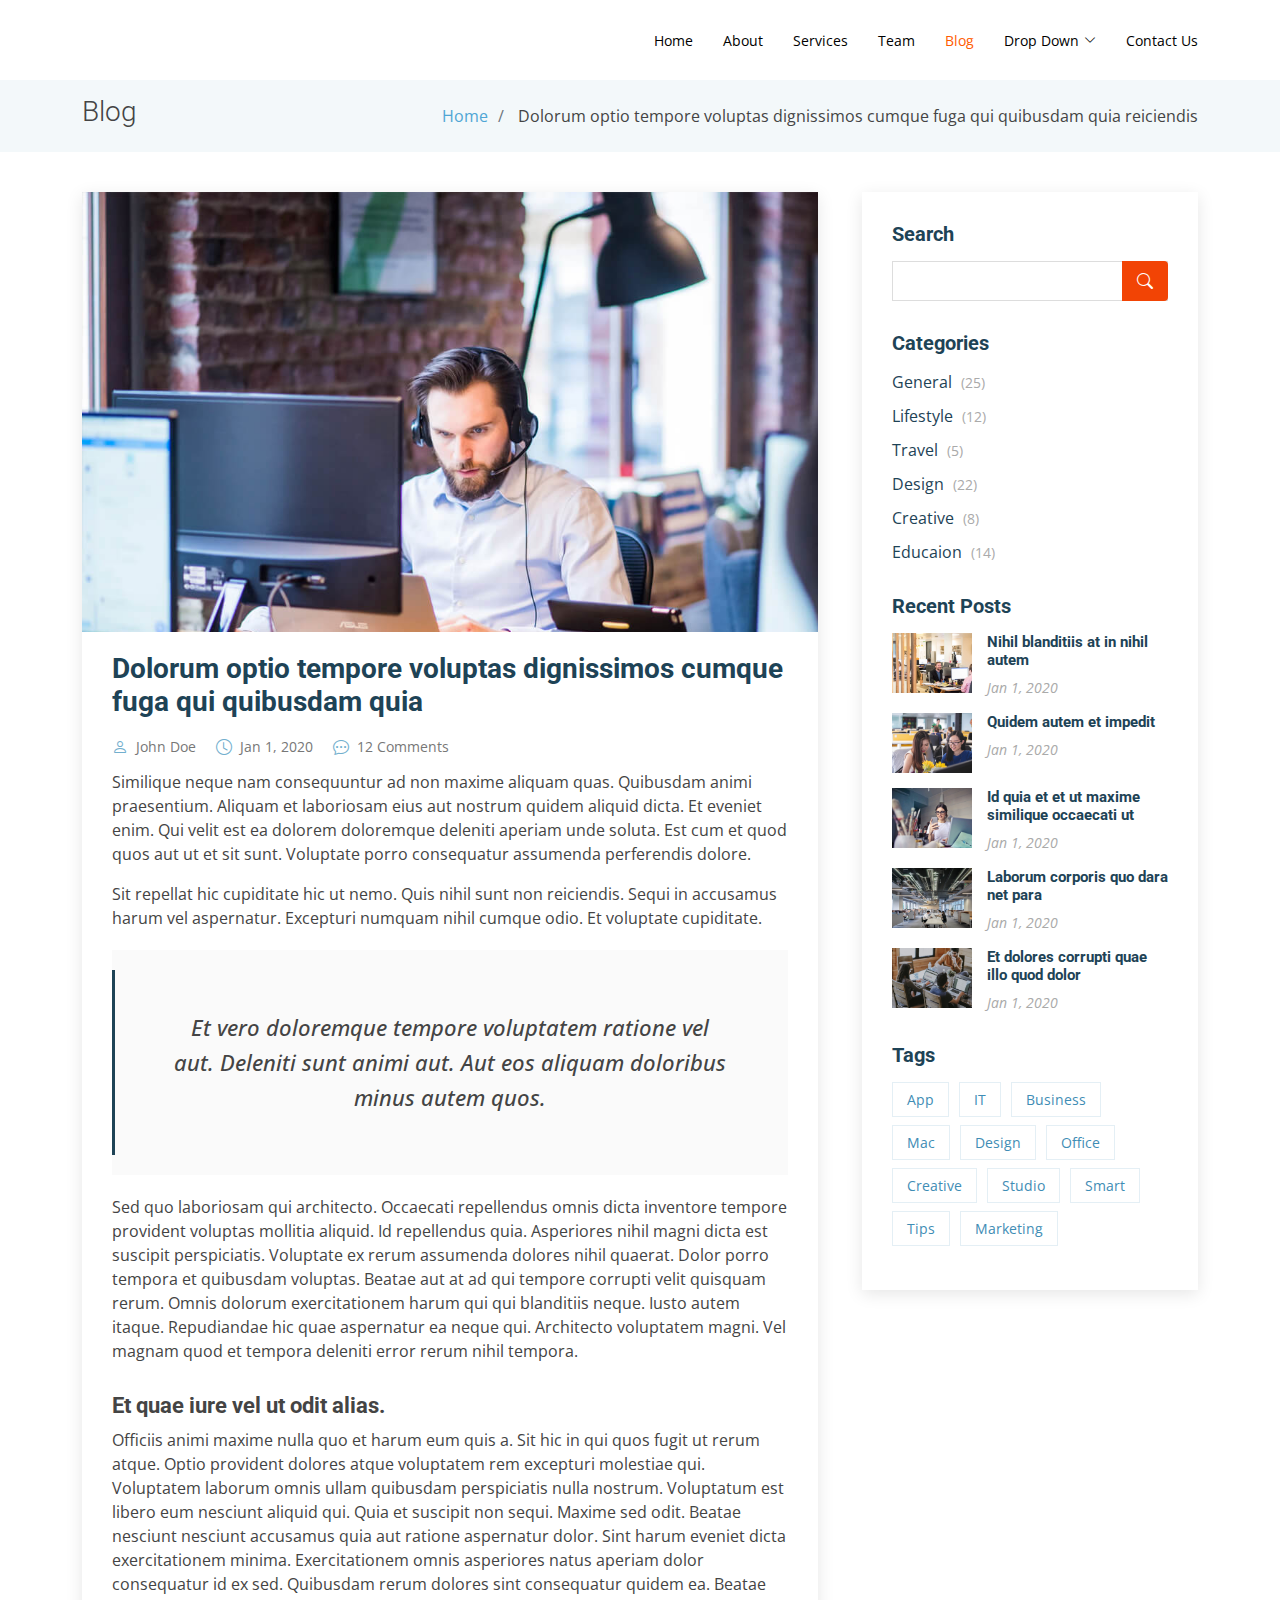
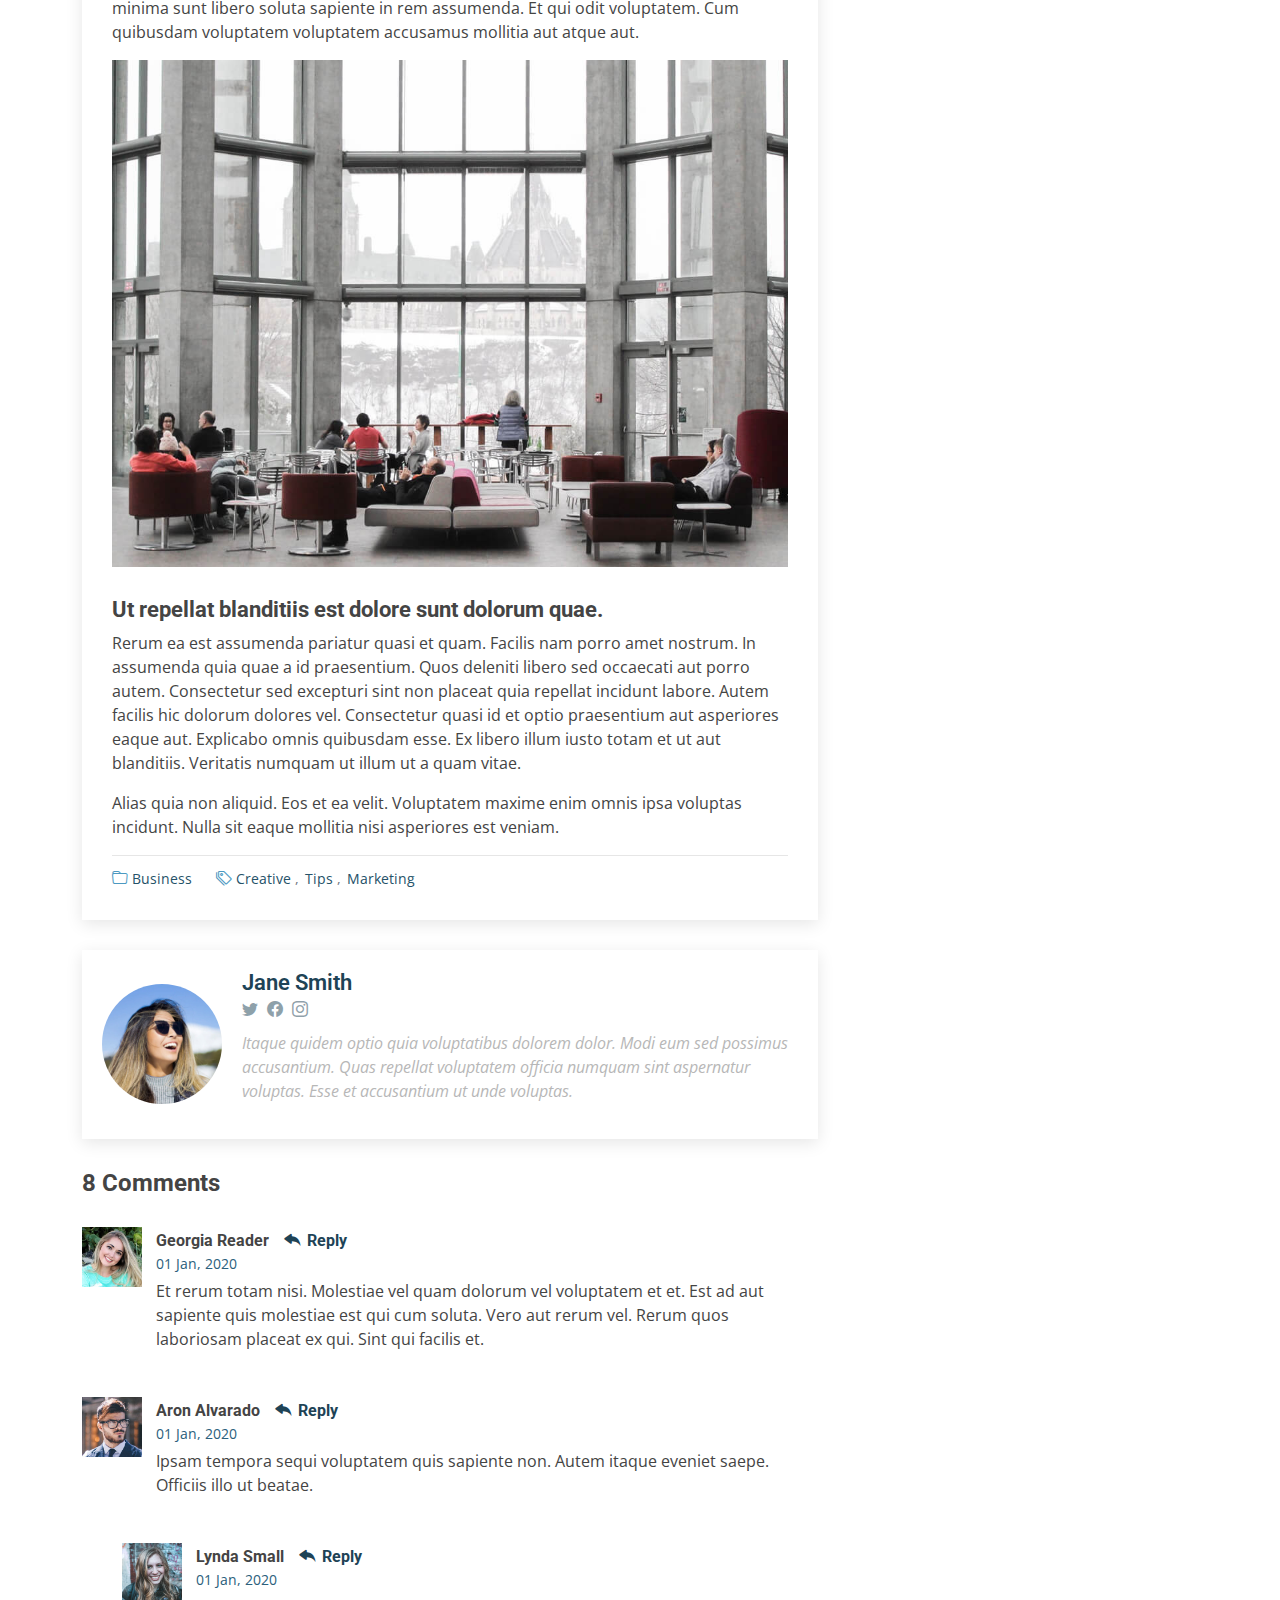
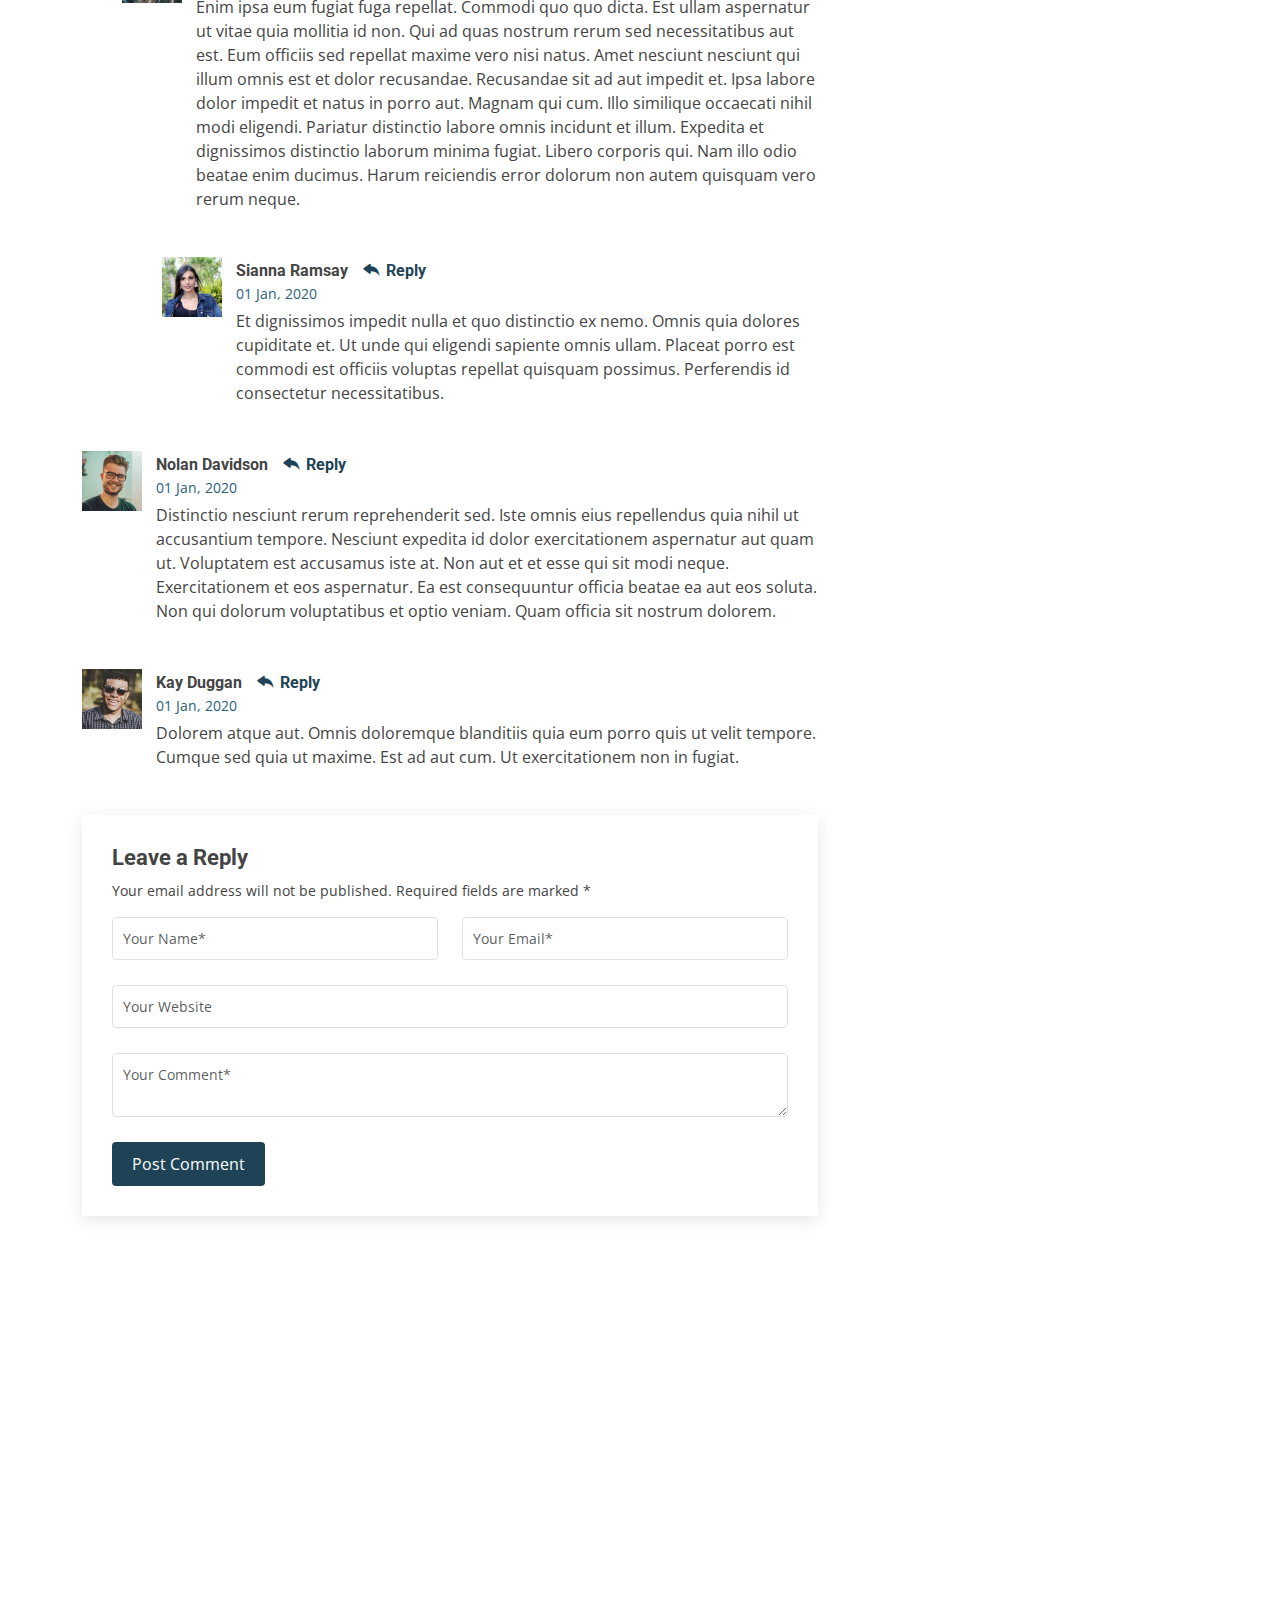
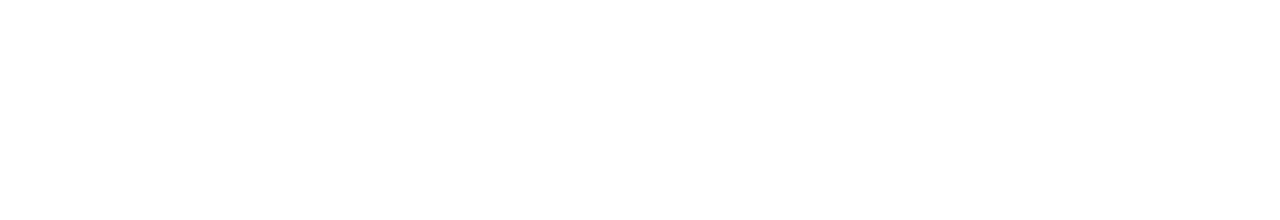
<file: blog-single.html>
<!DOCTYPE html>
<html lang="en">
  <head>
    <meta charset="utf-8" />
    <meta content="width=device-width, initial-scale=1.0" name="viewport" />

    <title>Blog Single - Mantra Overseas</title>
    <meta content="" name="description" />
    <meta content="" name="keywords" />

    <!-- Favicons -->
    <link href="assets/img/Logos/Mantra Overseas_v3.png" rel="icon" />
    <link href="assets/img/apple-touch-icon.png" rel="apple-touch-icon" />

    <!-- Google Fonts -->
    <link
      href="https://fonts.googleapis.com/css?family=Open+Sans:300,300i,400,400i,600,600i,700,700i|Roboto:300,300i,400,400i,500,500i,700,700i&display=swap"
      rel="stylesheet"
    />

    <!-- Vendor CSS Files -->
    <link href="assets/vendor/animate.css/animate.min.css" rel="stylesheet" />
    <link href="assets/vendor/aos/aos.css" rel="stylesheet" />
    <link
      href="assets/vendor/bootstrap/css/bootstrap.min.css"
      rel="stylesheet"
    />
    <link
      href="assets/vendor/bootstrap-icons/bootstrap-icons.css"
      rel="stylesheet"
    />
    <link href="assets/vendor/boxicons/css/boxicons.min.css" rel="stylesheet" />
    <link
      href="assets/vendor/glightbox/css/glightbox.min.css"
      rel="stylesheet"
    />
    <link href="assets/vendor/swiper/swiper-bundle.min.css" rel="stylesheet" />

    <!-- Template Main CSS File -->
    <link href="assets/css/style.css" rel="stylesheet" />
  </head>

  <body>
    <!-- ======= Header ======= -->
    <header id="header" class="fixed-top d-flex align-items-center">
      <div class="container d-flex justify-content-between align-items-center">
        <div class="logo">
          <h1 class="text-light">
            <a href="index.html"><span>Mantra Overseas</span></a>
          </h1>
          <!-- Uncomment below if you prefer to use an image logo -->
          <!-- <a href="index.html"><img src="assets/img/logo.png" alt="" class="img-fluid"></a>-->
        </div>

        <nav id="navbar" class="navbar">
          <ul>
            <li><a class="" href="index.html">Home</a></li>
            <li><a href="about.html">About</a></li>
            <li><a href="services.html">Services</a></li>

            <li><a href="visa.html">Team</a></li>
            <li><a class="active" href="study-abroad.html">Blog</a></li>
            <li class="dropdown">
              <a href="#"
                ><span>Drop Down</span> <i class="bi bi-chevron-down"></i
              ></a>
              <ul>
                <li><a href="#">Drop Down 1</a></li>
                <li class="dropdown">
                  <a href="#"
                    ><span>Deep Drop Down</span>
                    <i class="bi bi-chevron-right"></i
                  ></a>
                  <ul>
                    <li><a href="#">Deep Drop Down 1</a></li>
                    <li><a href="#">Deep Drop Down 2</a></li>
                    <li><a href="#">Deep Drop Down 3</a></li>
                    <li><a href="#">Deep Drop Down 4</a></li>
                    <li><a href="#">Deep Drop Down 5</a></li>
                  </ul>
                </li>
                <li><a href="#">Drop Down 2</a></li>
                <li><a href="#">Drop Down 3</a></li>
                <li><a href="#">Drop Down 4</a></li>
              </ul>
            </li>
            <li><a href="contact.html">Contact Us</a></li>
          </ul>
          <i class="bi bi-list mobile-nav-toggle"></i>
        </nav>
        <!-- .navbar -->
      </div>
    </header>
    <!-- End Header -->

    <main id="main">
      <!-- ======= Blog Section ======= -->
      <section class="breadcrumbs">
        <div class="container">
          <div class="d-flex justify-content-between align-items-center">
            <h2>Blog</h2>

            <ol>
              <li><a href="index.html">Home</a></li>

              <li>
                Dolorum optio tempore voluptas dignissimos cumque fuga qui
                quibusdam quia reiciendis
              </li>
            </ol>
          </div>
        </div>
      </section>
      <!-- End Blog Section -->

      <!-- ======= Blog Single Section ======= -->
      <section id="blog" class="blog">
        <div class="container" data-aos="fade-up">
          <div class="row">
            <div class="col-lg-8 entries">
              <article class="entry entry-single">
                <div class="entry-img">
                  <img
                    src="assets/img/blog/blog-1.jpg"
                    alt=""
                    class="img-fluid"
                  />
                </div>

                <h2 class="entry-title">
                  <a href="blog-single.html"
                    >Dolorum optio tempore voluptas dignissimos cumque fuga qui
                    quibusdam quia</a
                  >
                </h2>

                <div class="entry-meta">
                  <ul>
                    <li class="d-flex align-items-center">
                      <i class="bi bi-person"></i>
                      <a href="blog-single.html">John Doe</a>
                    </li>
                    <li class="d-flex align-items-center">
                      <i class="bi bi-clock"></i>
                      <a href="blog-single.html"
                        ><time datetime="2020-01-01">Jan 1, 2020</time></a
                      >
                    </li>
                    <li class="d-flex align-items-center">
                      <i class="bi bi-chat-dots"></i>
                      <a href="blog-single.html">12 Comments</a>
                    </li>
                  </ul>
                </div>

                <div class="entry-content">
                  <p>
                    Similique neque nam consequuntur ad non maxime aliquam quas.
                    Quibusdam animi praesentium. Aliquam et laboriosam eius aut
                    nostrum quidem aliquid dicta. Et eveniet enim. Qui velit est
                    ea dolorem doloremque deleniti aperiam unde soluta. Est cum
                    et quod quos aut ut et sit sunt. Voluptate porro consequatur
                    assumenda perferendis dolore.
                  </p>

                  <p>
                    Sit repellat hic cupiditate hic ut nemo. Quis nihil sunt non
                    reiciendis. Sequi in accusamus harum vel aspernatur.
                    Excepturi numquam nihil cumque odio. Et voluptate
                    cupiditate.
                  </p>

                  <blockquote>
                    <p>
                      Et vero doloremque tempore voluptatem ratione vel aut.
                      Deleniti sunt animi aut. Aut eos aliquam doloribus minus
                      autem quos.
                    </p>
                  </blockquote>

                  <p>
                    Sed quo laboriosam qui architecto. Occaecati repellendus
                    omnis dicta inventore tempore provident voluptas mollitia
                    aliquid. Id repellendus quia. Asperiores nihil magni dicta
                    est suscipit perspiciatis. Voluptate ex rerum assumenda
                    dolores nihil quaerat. Dolor porro tempora et quibusdam
                    voluptas. Beatae aut at ad qui tempore corrupti velit
                    quisquam rerum. Omnis dolorum exercitationem harum qui qui
                    blanditiis neque. Iusto autem itaque. Repudiandae hic quae
                    aspernatur ea neque qui. Architecto voluptatem magni. Vel
                    magnam quod et tempora deleniti error rerum nihil tempora.
                  </p>

                  <h3>Et quae iure vel ut odit alias.</h3>
                  <p>
                    Officiis animi maxime nulla quo et harum eum quis a. Sit hic
                    in qui quos fugit ut rerum atque. Optio provident dolores
                    atque voluptatem rem excepturi molestiae qui. Voluptatem
                    laborum omnis ullam quibusdam perspiciatis nulla nostrum.
                    Voluptatum est libero eum nesciunt aliquid qui. Quia et
                    suscipit non sequi. Maxime sed odit. Beatae nesciunt
                    nesciunt accusamus quia aut ratione aspernatur dolor. Sint
                    harum eveniet dicta exercitationem minima. Exercitationem
                    omnis asperiores natus aperiam dolor consequatur id ex sed.
                    Quibusdam rerum dolores sint consequatur quidem ea. Beatae
                    minima sunt libero soluta sapiente in rem assumenda. Et qui
                    odit voluptatem. Cum quibusdam voluptatem voluptatem
                    accusamus mollitia aut atque aut.
                  </p>
                  <img
                    src="assets/img/blog/blog-inside-post.jpg"
                    class="img-fluid"
                    alt=""
                  />

                  <h3>Ut repellat blanditiis est dolore sunt dolorum quae.</h3>
                  <p>
                    Rerum ea est assumenda pariatur quasi et quam. Facilis nam
                    porro amet nostrum. In assumenda quia quae a id praesentium.
                    Quos deleniti libero sed occaecati aut porro autem.
                    Consectetur sed excepturi sint non placeat quia repellat
                    incidunt labore. Autem facilis hic dolorum dolores vel.
                    Consectetur quasi id et optio praesentium aut asperiores
                    eaque aut. Explicabo omnis quibusdam esse. Ex libero illum
                    iusto totam et ut aut blanditiis. Veritatis numquam ut illum
                    ut a quam vitae.
                  </p>
                  <p>
                    Alias quia non aliquid. Eos et ea velit. Voluptatem maxime
                    enim omnis ipsa voluptas incidunt. Nulla sit eaque mollitia
                    nisi asperiores est veniam.
                  </p>
                </div>

                <div class="entry-footer">
                  <i class="bi bi-folder"></i>
                  <ul class="cats">
                    <li><a href="#">Business</a></li>
                  </ul>

                  <i class="bi bi-tags"></i>
                  <ul class="tags">
                    <li><a href="#">Creative</a></li>
                    <li><a href="#">Tips</a></li>
                    <li><a href="#">Marketing</a></li>
                  </ul>
                </div>
              </article>
              <!-- End blog entry -->

              <div class="blog-author d-flex align-items-center">
                <img
                  src="assets/img/blog/blog-author.jpg"
                  class="rounded-circle float-left"
                  alt=""
                />
                <div>
                  <h4>Jane Smith</h4>
                  <div class="social-links">
                    <a href="https://twitters.com/#"
                      ><i class="bi bi-twitter"></i
                    ></a>
                    <a href="https://facebook.com/#"
                      ><i class="bi bi-facebook"></i
                    ></a>
                    <a href="https://instagram.com/#"
                      ><i class="biu bi-instagram"></i
                    ></a>
                  </div>
                  <p>
                    Itaque quidem optio quia voluptatibus dolorem dolor. Modi
                    eum sed possimus accusantium. Quas repellat voluptatem
                    officia numquam sint aspernatur voluptas. Esse et
                    accusantium ut unde voluptas.
                  </p>
                </div>
              </div>
              <!-- End blog author bio -->

              <div class="blog-comments">
                <h4 class="comments-count">8 Comments</h4>

                <div id="comment-1" class="comment">
                  <div class="d-flex">
                    <div class="comment-img">
                      <img src="assets/img/blog/comments-1.jpg" alt="" />
                    </div>
                    <div>
                      <h5>
                        <a href="">Georgia Reader</a>
                        <a href="#" class="reply"
                          ><i class="bi bi-reply-fill"></i> Reply</a
                        >
                      </h5>
                      <time datetime="2020-01-01">01 Jan, 2020</time>
                      <p>
                        Et rerum totam nisi. Molestiae vel quam dolorum vel
                        voluptatem et et. Est ad aut sapiente quis molestiae est
                        qui cum soluta. Vero aut rerum vel. Rerum quos
                        laboriosam placeat ex qui. Sint qui facilis et.
                      </p>
                    </div>
                  </div>
                </div>
                <!-- End comment #1 -->

                <div id="comment-2" class="comment">
                  <div class="d-flex">
                    <div class="comment-img">
                      <img src="assets/img/blog/comments-2.jpg" alt="" />
                    </div>
                    <div>
                      <h5>
                        <a href="">Aron Alvarado</a>
                        <a href="#" class="reply"
                          ><i class="bi bi-reply-fill"></i> Reply</a
                        >
                      </h5>
                      <time datetime="2020-01-01">01 Jan, 2020</time>
                      <p>
                        Ipsam tempora sequi voluptatem quis sapiente non. Autem
                        itaque eveniet saepe. Officiis illo ut beatae.
                      </p>
                    </div>
                  </div>

                  <div id="comment-reply-1" class="comment comment-reply">
                    <div class="d-flex">
                      <div class="comment-img">
                        <img src="assets/img/blog/comments-3.jpg" alt="" />
                      </div>
                      <div>
                        <h5>
                          <a href="">Lynda Small</a>
                          <a href="#" class="reply"
                            ><i class="bi bi-reply-fill"></i> Reply</a
                          >
                        </h5>
                        <time datetime="2020-01-01">01 Jan, 2020</time>
                        <p>
                          Enim ipsa eum fugiat fuga repellat. Commodi quo quo
                          dicta. Est ullam aspernatur ut vitae quia mollitia id
                          non. Qui ad quas nostrum rerum sed necessitatibus aut
                          est. Eum officiis sed repellat maxime vero nisi natus.
                          Amet nesciunt nesciunt qui illum omnis est et dolor
                          recusandae. Recusandae sit ad aut impedit et. Ipsa
                          labore dolor impedit et natus in porro aut. Magnam qui
                          cum. Illo similique occaecati nihil modi eligendi.
                          Pariatur distinctio labore omnis incidunt et illum.
                          Expedita et dignissimos distinctio laborum minima
                          fugiat. Libero corporis qui. Nam illo odio beatae enim
                          ducimus. Harum reiciendis error dolorum non autem
                          quisquam vero rerum neque.
                        </p>
                      </div>
                    </div>

                    <div id="comment-reply-2" class="comment comment-reply">
                      <div class="d-flex">
                        <div class="comment-img">
                          <img src="assets/img/blog/comments-4.jpg" alt="" />
                        </div>
                        <div>
                          <h5>
                            <a href="">Sianna Ramsay</a>
                            <a href="#" class="reply"
                              ><i class="bi bi-reply-fill"></i> Reply</a
                            >
                          </h5>
                          <time datetime="2020-01-01">01 Jan, 2020</time>
                          <p>
                            Et dignissimos impedit nulla et quo distinctio ex
                            nemo. Omnis quia dolores cupiditate et. Ut unde qui
                            eligendi sapiente omnis ullam. Placeat porro est
                            commodi est officiis voluptas repellat quisquam
                            possimus. Perferendis id consectetur necessitatibus.
                          </p>
                        </div>
                      </div>
                    </div>
                    <!-- End comment reply #2-->
                  </div>
                  <!-- End comment reply #1-->
                </div>
                <!-- End comment #2-->

                <div id="comment-3" class="comment">
                  <div class="d-flex">
                    <div class="comment-img">
                      <img src="assets/img/blog/comments-5.jpg" alt="" />
                    </div>
                    <div>
                      <h5>
                        <a href="">Nolan Davidson</a>
                        <a href="#" class="reply"
                          ><i class="bi bi-reply-fill"></i> Reply</a
                        >
                      </h5>
                      <time datetime="2020-01-01">01 Jan, 2020</time>
                      <p>
                        Distinctio nesciunt rerum reprehenderit sed. Iste omnis
                        eius repellendus quia nihil ut accusantium tempore.
                        Nesciunt expedita id dolor exercitationem aspernatur aut
                        quam ut. Voluptatem est accusamus iste at. Non aut et et
                        esse qui sit modi neque. Exercitationem et eos
                        aspernatur. Ea est consequuntur officia beatae ea aut
                        eos soluta. Non qui dolorum voluptatibus et optio
                        veniam. Quam officia sit nostrum dolorem.
                      </p>
                    </div>
                  </div>
                </div>
                <!-- End comment #3 -->

                <div id="comment-4" class="comment">
                  <div class="d-flex">
                    <div class="comment-img">
                      <img src="assets/img/blog/comments-6.jpg" alt="" />
                    </div>
                    <div>
                      <h5>
                        <a href="">Kay Duggan</a>
                        <a href="#" class="reply"
                          ><i class="bi bi-reply-fill"></i> Reply</a
                        >
                      </h5>
                      <time datetime="2020-01-01">01 Jan, 2020</time>
                      <p>
                        Dolorem atque aut. Omnis doloremque blanditiis quia eum
                        porro quis ut velit tempore. Cumque sed quia ut maxime.
                        Est ad aut cum. Ut exercitationem non in fugiat.
                      </p>
                    </div>
                  </div>
                </div>
                <!-- End comment #4 -->

                <div class="reply-form">
                  <h4>Leave a Reply</h4>
                  <p>
                    Your email address will not be published. Required fields
                    are marked *
                  </p>
                  <form action="">
                    <div class="row">
                      <div class="col-md-6 form-group">
                        <input
                          name="name"
                          type="text"
                          class="form-control"
                          placeholder="Your Name*"
                        />
                      </div>
                      <div class="col-md-6 form-group">
                        <input
                          name="email"
                          type="text"
                          class="form-control"
                          placeholder="Your Email*"
                        />
                      </div>
                    </div>
                    <div class="row">
                      <div class="col form-group">
                        <input
                          name="website"
                          type="text"
                          class="form-control"
                          placeholder="Your Website"
                        />
                      </div>
                    </div>
                    <div class="row">
                      <div class="col form-group">
                        <textarea
                          name="comment"
                          class="form-control"
                          placeholder="Your Comment*"
                        ></textarea>
                      </div>
                    </div>
                    <button type="submit" class="btn btn-primary">
                      Post Comment
                    </button>
                  </form>
                </div>
              </div>
              <!-- End blog comments -->
            </div>
            <!-- End blog entries list -->

            <div class="col-lg-4">
              <div class="sidebar">
                <h3 class="sidebar-title">Search</h3>
                <div class="sidebar-item search-form">
                  <form action="">
                    <input type="text" />
                    <button type="submit"><i class="bi bi-search"></i></button>
                  </form>
                </div>
                <!-- End sidebar search formn-->

                <h3 class="sidebar-title">Categories</h3>
                <div class="sidebar-item categories">
                  <ul>
                    <li>
                      <a href="#">General <span>(25)</span></a>
                    </li>
                    <li>
                      <a href="#">Lifestyle <span>(12)</span></a>
                    </li>
                    <li>
                      <a href="#">Travel <span>(5)</span></a>
                    </li>
                    <li>
                      <a href="#">Design <span>(22)</span></a>
                    </li>
                    <li>
                      <a href="#">Creative <span>(8)</span></a>
                    </li>
                    <li>
                      <a href="#">Educaion <span>(14)</span></a>
                    </li>
                  </ul>
                </div>
                <!-- End sidebar categories-->

                <h3 class="sidebar-title">Recent Posts</h3>
                <div class="sidebar-item recent-posts">
                  <div class="post-item clearfix">
                    <img src="assets/img/blog/blog-recent-1.jpg" alt="" />
                    <h4>
                      <a href="blog-single.html"
                        >Nihil blanditiis at in nihil autem</a
                      >
                    </h4>
                    <time datetime="2020-01-01">Jan 1, 2020</time>
                  </div>

                  <div class="post-item clearfix">
                    <img src="assets/img/blog/blog-recent-2.jpg" alt="" />
                    <h4>
                      <a href="blog-single.html">Quidem autem et impedit</a>
                    </h4>
                    <time datetime="2020-01-01">Jan 1, 2020</time>
                  </div>

                  <div class="post-item clearfix">
                    <img src="assets/img/blog/blog-recent-3.jpg" alt="" />
                    <h4>
                      <a href="blog-single.html"
                        >Id quia et et ut maxime similique occaecati ut</a
                      >
                    </h4>
                    <time datetime="2020-01-01">Jan 1, 2020</time>
                  </div>

                  <div class="post-item clearfix">
                    <img src="assets/img/blog/blog-recent-4.jpg" alt="" />
                    <h4>
                      <a href="blog-single.html"
                        >Laborum corporis quo dara net para</a
                      >
                    </h4>
                    <time datetime="2020-01-01">Jan 1, 2020</time>
                  </div>

                  <div class="post-item clearfix">
                    <img src="assets/img/blog/blog-recent-5.jpg" alt="" />
                    <h4>
                      <a href="blog-single.html"
                        >Et dolores corrupti quae illo quod dolor</a
                      >
                    </h4>
                    <time datetime="2020-01-01">Jan 1, 2020</time>
                  </div>
                </div>
                <!-- End sidebar recent posts-->

                <h3 class="sidebar-title">Tags</h3>
                <div class="sidebar-item tags">
                  <ul>
                    <li><a href="#">App</a></li>
                    <li><a href="#">IT</a></li>
                    <li><a href="#">Business</a></li>
                    <li><a href="#">Mac</a></li>
                    <li><a href="#">Design</a></li>
                    <li><a href="#">Office</a></li>
                    <li><a href="#">Creative</a></li>
                    <li><a href="#">Studio</a></li>
                    <li><a href="#">Smart</a></li>
                    <li><a href="#">Tips</a></li>
                    <li><a href="#">Marketing</a></li>
                  </ul>
                </div>
                <!-- End sidebar tags-->
              </div>
              <!-- End sidebar -->
            </div>
            <!-- End blog sidebar -->
          </div>
        </div>
      </section>
      <!-- End Blog Single Section -->
    </main>
    <!-- End #main -->

    <!-- ======= Footer ======= -->
    <footer
      id="footer"
      data-aos="fade-up"
      data-aos-easing="ease-in-out"
      data-aos-duration="500"
    >
      <div class="footer-top">
        <div class="container">
          <div class="row">
            <div class="col-lg-3 col-md-6 footer-links">
              <h4>Useful Links</h4>
              <ul>
                <li>
                  <i class="bx bx-chevron-right"></i>
                  <a href="index.html">Home</a>
                </li>
                <li>
                  <i class="bx bx-chevron-right"></i>
                  <a href="about.html">About us</a>
                </li>
                <li>
                  <i class="bx bx-chevron-right"></i>
                  <a href="services.html">Services</a>
                </li>

                <li>
                  <i class="bx bx-chevron-right"></i>
                  <a href="contact.html">Contact Us</a>
                </li>
              </ul>
            </div>

            <div class="col-lg-3 col-md-6 footer-links">
              <h4>Study Abroad</h4>
              <ul>
                <li><i class="bx bx-chevron-right"></i> <a href="#">USA</a></li>
                <li>
                  <i class="bx bx-chevron-right"></i>
                  <a href="#">Canada</a>
                </li>
                <li>
                  <i class="bx bx-chevron-right"></i>
                  <a href="#">UK</a>
                </li>
                <li>
                  <i class="bx bx-chevron-right"></i> <a href="#">Australia</a>
                </li>
                <li>
                  <i class="bx bx-chevron-right"></i>
                  <a href="#">New Zealand</a>
                </li>
              </ul>
            </div>

            <div class="col-lg-3 col-md-6 footer-contact">
              <h4>Contact Us</h4>
              <p>
                Chhani, Baroda <br />
                Vadodara, Gujarat 380000<br />
                India <br /><br />
                <strong>Phone:</strong> +91 81288167822<br />
                <strong>Email:</strong> admin@mantraoverseas.com<br />
              </p>
            </div>

            <div class="col-lg-3 col-md-6 footer-info">
              <h3>About Mantra Overseas</h3>
              <p>Make Your Dreams Come True..!!</p>
              <div class="social-links mt-3">
                <a href="#" class="twitter"><i class="bx bxl-twitter"></i></a>
                <a href="#" class="facebook"><i class="bx bxl-facebook"></i></a>
                <a href="#" class="instagram"
                  ><i class="bx bxl-instagram"></i
                ></a>
                <a href="#" class="linkedin"><i class="bx bxl-linkedin"></i></a>
              </div>
            </div>
          </div>
        </div>
      </div>

      <div class="container">
        <div class="copyright">
          &copy; Copyright <strong><span>Mantra Overseas</span></strong
          >. All Rights Reserved
        </div>
        <div class="credits">
          <!-- All the links in the footer should remain intact. -->
          <!-- You can delete the links only if you purchased the pro version. -->
          <!-- Licensing information: https://bootstrapmade.com/license/ -->
          <!-- Purchase the pro version with working PHP/AJAX contact form: https://bootstrapmade.com/free-bootstrap-template-corporate-Mantra Overseas/ -->
          Designed by <a href="https://google.com/">KiVruWebCrafters</a>
        </div>
      </div>
    </footer>
    <!-- End Footer -->

    <a
      href="#"
      class="back-to-top d-flex align-items-center justify-content-center"
      ><i class="bi bi-arrow-up-short"></i
    ></a>

    <!-- Vendor JS Files -->
    <script src="assets/vendor/purecounter/purecounter_vanilla.js"></script>
    <script src="assets/vendor/aos/aos.js"></script>
    <script src="assets/vendor/bootstrap/js/bootstrap.bundle.min.js"></script>
    <script src="assets/vendor/glightbox/js/glightbox.min.js"></script>
    <script src="assets/vendor/isotope-layout/isotope.pkgd.min.js"></script>
    <script src="assets/vendor/swiper/swiper-bundle.min.js"></script>
    <script src="assets/vendor/waypoints/noframework.waypoints.js"></script>
    <script src="assets/vendor/php-email-form/validate.js"></script>

    <!-- Template Main JS File -->
    <script src="assets/js/main.js"></script>
  </body>
</html>
</file>
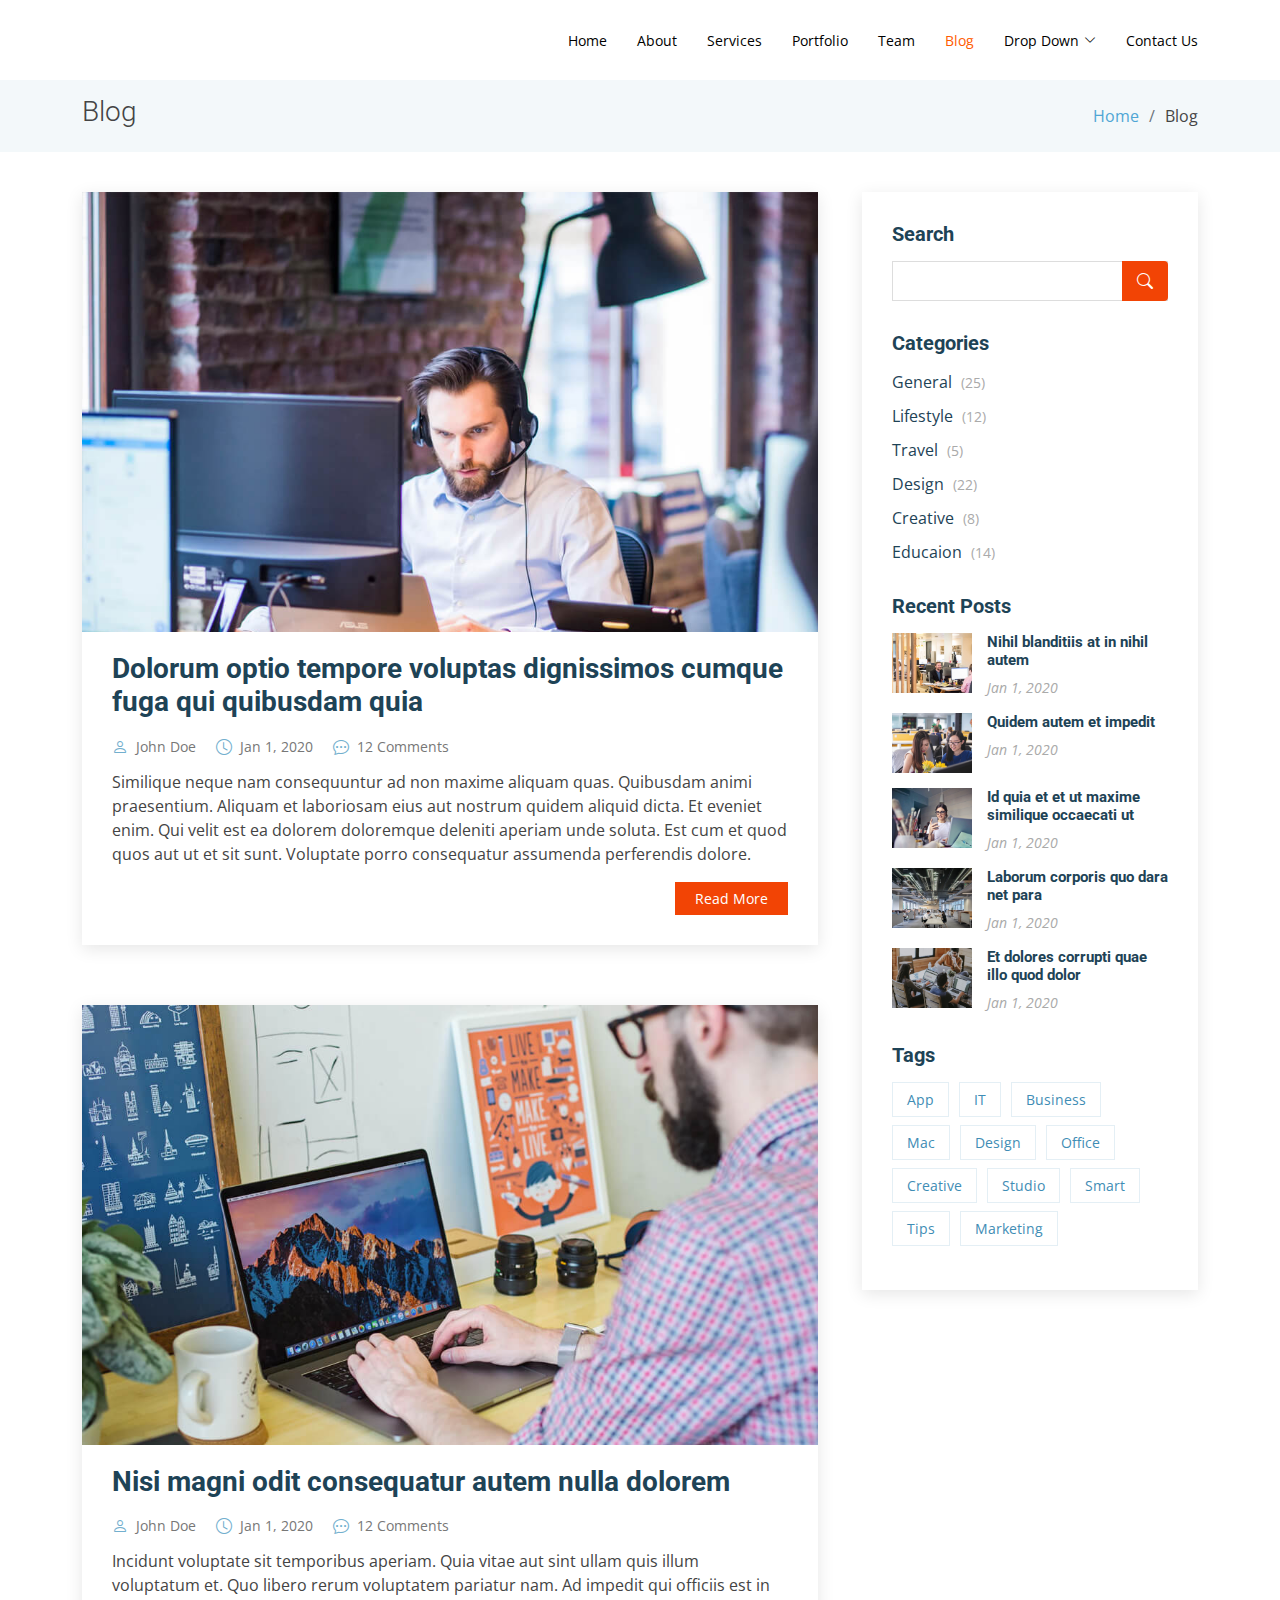
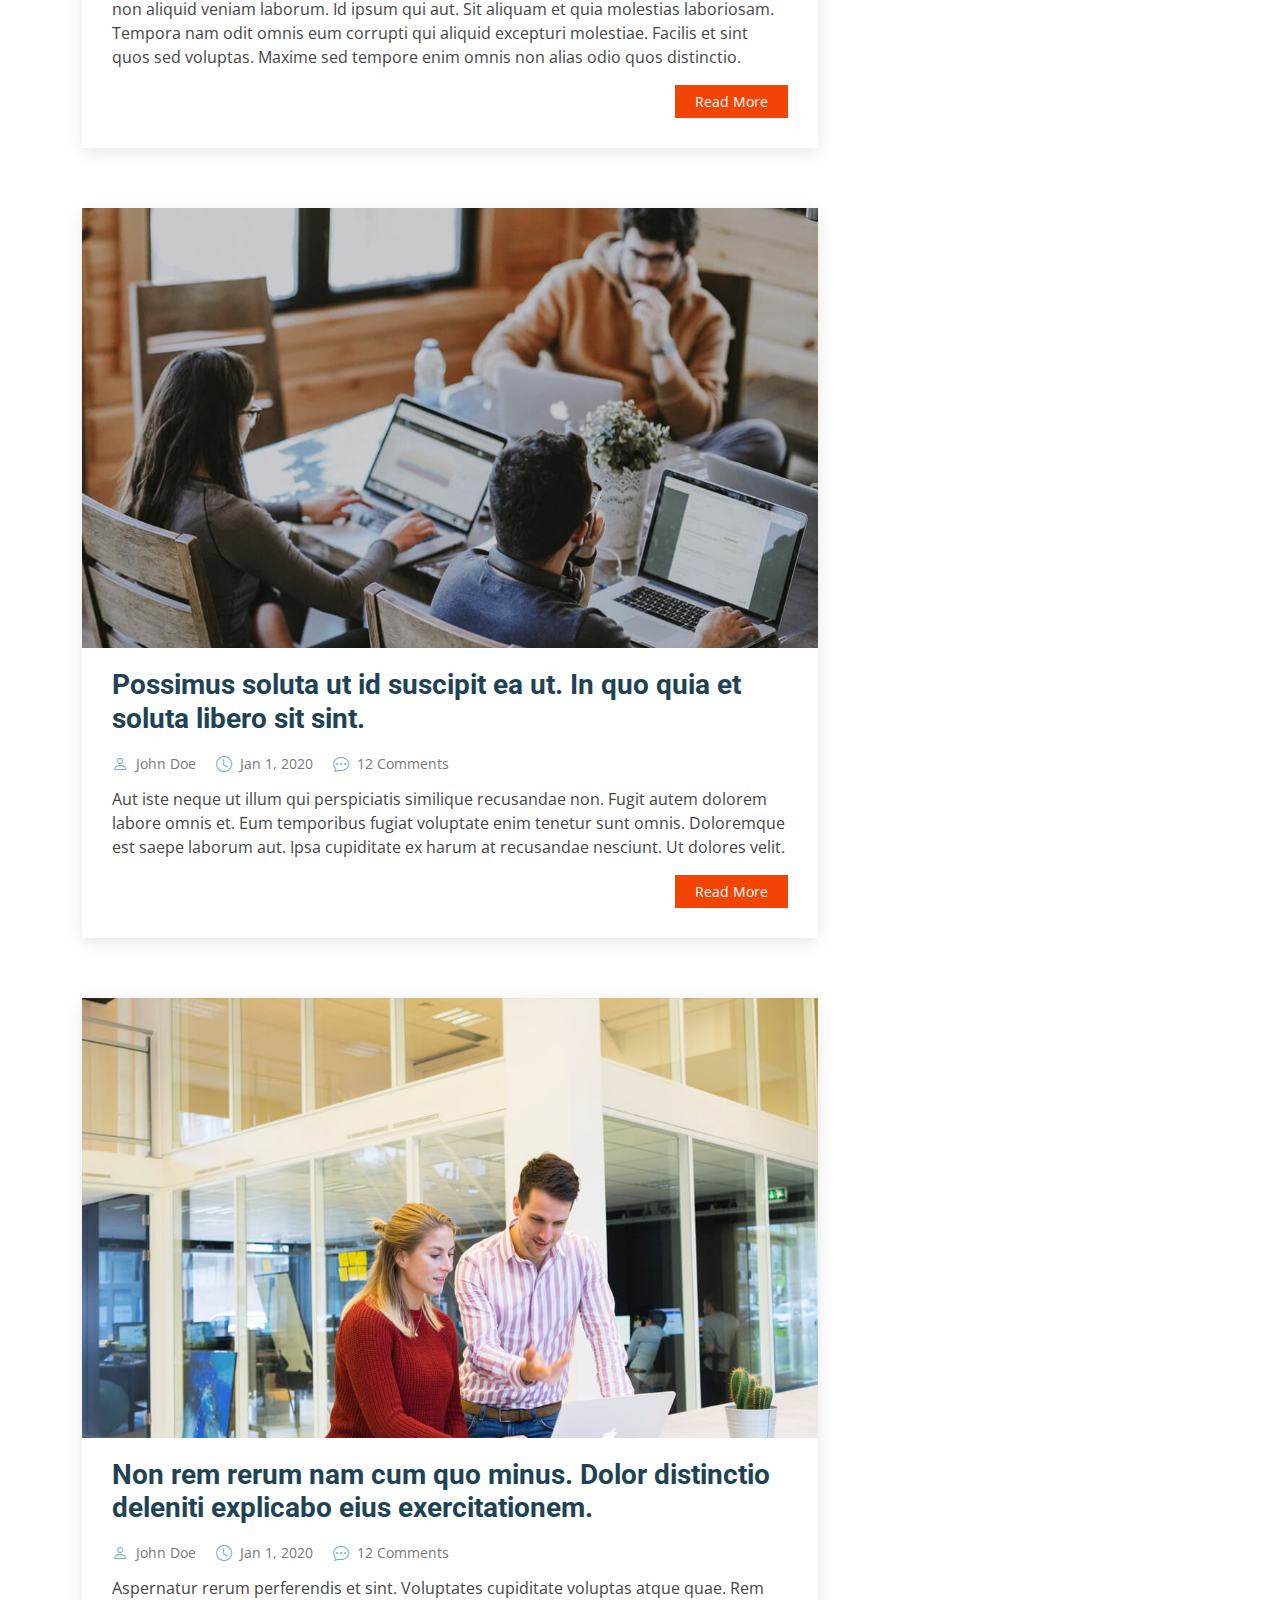
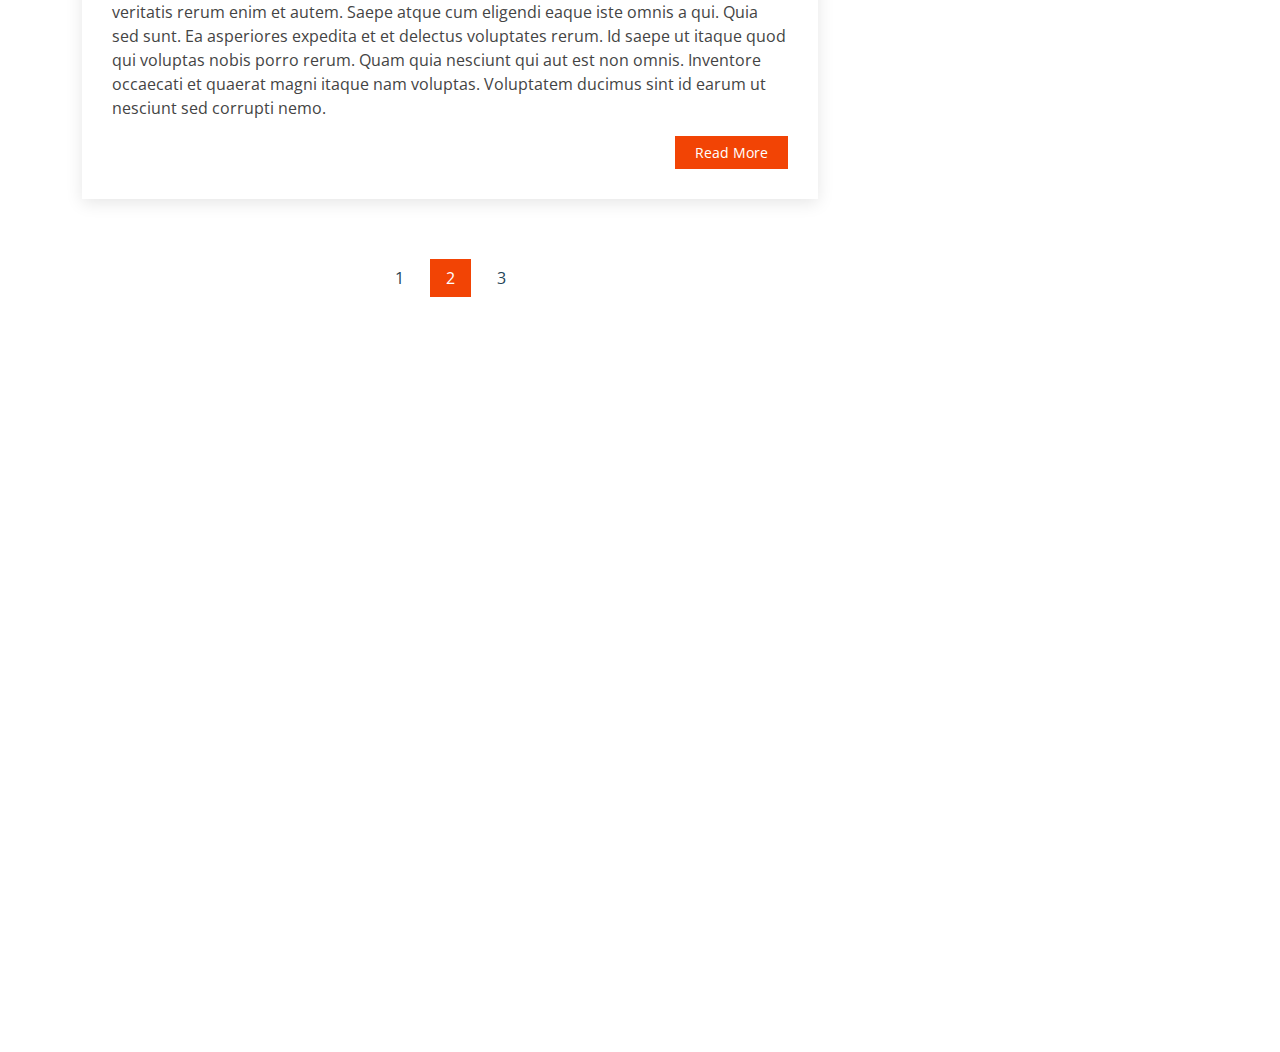
<file: blog.html>
<!DOCTYPE html>
<html lang="en">

<head>
  <meta charset="utf-8">
  <meta content="width=device-width, initial-scale=1.0" name="viewport">

  <title>Blog - Moderna Bootstrap Template</title>
  <meta content="" name="description">
  <meta content="" name="keywords">

  <!-- Favicons -->
  <link href="assets/img/favicon.png" rel="icon">
  <link href="assets/img/apple-touch-icon.png" rel="apple-touch-icon">

  <!-- Google Fonts -->
  <link href="https://fonts.googleapis.com/css?family=Open+Sans:300,300i,400,400i,600,600i,700,700i|Roboto:300,300i,400,400i,500,500i,700,700i&display=swap" rel="stylesheet">

  <!-- Vendor CSS Files -->
  <link href="assets/vendor/animate.css/animate.min.css" rel="stylesheet">
  <link href="assets/vendor/aos/aos.css" rel="stylesheet">
  <link href="assets/vendor/bootstrap/css/bootstrap.min.css" rel="stylesheet">
  <link href="assets/vendor/bootstrap-icons/bootstrap-icons.css" rel="stylesheet">
  <link href="assets/vendor/boxicons/css/boxicons.min.css" rel="stylesheet">
  <link href="assets/vendor/glightbox/css/glightbox.min.css" rel="stylesheet">
  <link href="assets/vendor/swiper/swiper-bundle.min.css" rel="stylesheet">

  <!-- Template Main CSS File -->
  <link href="assets/css/style.css" rel="stylesheet">

  <!-- =======================================================
  * Template Name: Moderna
  * Updated: Jul 27 2023 with Bootstrap v5.3.1
  * Template URL: https://bootstrapmade.com/free-bootstrap-template-corporate-moderna/
  * Author: BootstrapMade.com
  * License: https://bootstrapmade.com/license/
  ======================================================== -->
</head>

<body>

  <!-- ======= Header ======= -->
  <header id="header" class="fixed-top d-flex align-items-center ">
    <div class="container d-flex justify-content-between align-items-center">

      <div class="logo">
        <h1 class="text-light"><a href="index.html"><span>Moderna</span></a></h1>
        <!-- Uncomment below if you prefer to use an image logo -->
        <!-- <a href="index.html"><img src="assets/img/logo.png" alt="" class="img-fluid"></a>-->
      </div>

      <nav id="navbar" class="navbar">
        <ul>
          <li><a class="" href="index.html">Home</a></li>
          <li><a href="about.html">About</a></li>
          <li><a href="services.html">Services</a></li>
          <li><a href="portfolio.html">Portfolio</a></li>
          <li><a href="team.html">Team</a></li>
          <li><a class="active" href="blog.html">Blog</a></li>
          <li class="dropdown"><a href="#"><span>Drop Down</span> <i class="bi bi-chevron-down"></i></a>
            <ul>
              <li><a href="#">Drop Down 1</a></li>
              <li class="dropdown"><a href="#"><span>Deep Drop Down</span> <i class="bi bi-chevron-right"></i></a>
                <ul>
                  <li><a href="#">Deep Drop Down 1</a></li>
                  <li><a href="#">Deep Drop Down 2</a></li>
                  <li><a href="#">Deep Drop Down 3</a></li>
                  <li><a href="#">Deep Drop Down 4</a></li>
                  <li><a href="#">Deep Drop Down 5</a></li>
                </ul>
              </li>
              <li><a href="#">Drop Down 2</a></li>
              <li><a href="#">Drop Down 3</a></li>
              <li><a href="#">Drop Down 4</a></li>
            </ul>
          </li>
          <li><a href="contact.html">Contact Us</a></li>
        </ul>
        <i class="bi bi-list mobile-nav-toggle"></i>
      </nav><!-- .navbar -->

    </div>
  </header><!-- End Header -->

  <main id="main">

    <!-- ======= Blog Section ======= -->
    <section class="breadcrumbs">
      <div class="container">

        <div class="d-flex justify-content-between align-items-center">
          <h2>Blog</h2>

          <ol>
            <li><a href="index.html">Home</a></li>
            <li>Blog</li>
          </ol>
        </div>

      </div>
    </section><!-- End Blog Section -->

    <!-- ======= Blog Section ======= -->
    <section id="blog" class="blog">
      <div class="container" data-aos="fade-up">

        <div class="row">

          <div class="col-lg-8 entries">

            <article class="entry">

              <div class="entry-img">
                <img src="assets/img/blog/blog-1.jpg" alt="" class="img-fluid">
              </div>

              <h2 class="entry-title">
                <a href="blog-single.html">Dolorum optio tempore voluptas dignissimos cumque fuga qui quibusdam quia</a>
              </h2>

              <div class="entry-meta">
                <ul>
                  <li class="d-flex align-items-center"><i class="bi bi-person"></i> <a href="blog-single.html">John Doe</a></li>
                  <li class="d-flex align-items-center"><i class="bi bi-clock"></i> <a href="blog-single.html"><time datetime="2020-01-01">Jan 1, 2020</time></a></li>
                  <li class="d-flex align-items-center"><i class="bi bi-chat-dots"></i> <a href="blog-single.html">12 Comments</a></li>
                </ul>
              </div>

              <div class="entry-content">
                <p>
                  Similique neque nam consequuntur ad non maxime aliquam quas. Quibusdam animi praesentium. Aliquam et laboriosam eius aut nostrum quidem aliquid dicta.
                  Et eveniet enim. Qui velit est ea dolorem doloremque deleniti aperiam unde soluta. Est cum et quod quos aut ut et sit sunt. Voluptate porro consequatur assumenda perferendis dolore.
                </p>
                <div class="read-more">
                  <a href="blog-single.html">Read More</a>
                </div>
              </div>

            </article><!-- End blog entry -->

            <article class="entry">

              <div class="entry-img">
                <img src="assets/img/blog/blog-2.jpg" alt="" class="img-fluid">
              </div>

              <h2 class="entry-title">
                <a href="blog-single.html">Nisi magni odit consequatur autem nulla dolorem</a>
              </h2>

              <div class="entry-meta">
                <ul>
                  <li class="d-flex align-items-center"><i class="bi bi-person"></i> <a href="blog-single.html">John Doe</a></li>
                  <li class="d-flex align-items-center"><i class="bi bi-clock"></i> <a href="blog-single.html"><time datetime="2020-01-01">Jan 1, 2020</time></a></li>
                  <li class="d-flex align-items-center"><i class="bi bi-chat-dots"></i> <a href="blog-single.html">12 Comments</a></li>
                </ul>
              </div>

              <div class="entry-content">
                <p>
                  Incidunt voluptate sit temporibus aperiam. Quia vitae aut sint ullam quis illum voluptatum et. Quo libero rerum voluptatem pariatur nam.
                  Ad impedit qui officiis est in non aliquid veniam laborum. Id ipsum qui aut. Sit aliquam et quia molestias laboriosam. Tempora nam odit omnis eum corrupti qui aliquid excepturi molestiae. Facilis et sint quos sed voluptas. Maxime sed tempore enim omnis non alias odio quos distinctio.
                </p>
                <div class="read-more">
                  <a href="blog-single.html">Read More</a>
                </div>
              </div>

            </article><!-- End blog entry -->

            <article class="entry">

              <div class="entry-img">
                <img src="assets/img/blog/blog-3.jpg" alt="" class="img-fluid">
              </div>

              <h2 class="entry-title">
                <a href="blog-single.html">Possimus soluta ut id suscipit ea ut. In quo quia et soluta libero sit sint.</a>
              </h2>

              <div class="entry-meta">
                <ul>
                  <li class="d-flex align-items-center"><i class="bi bi-person"></i> <a href="blog-single.html">John Doe</a></li>
                  <li class="d-flex align-items-center"><i class="bi bi-clock"></i> <a href="blog-single.html"><time datetime="2020-01-01">Jan 1, 2020</time></a></li>
                  <li class="d-flex align-items-center"><i class="bi bi-chat-dots"></i> <a href="blog-single.html">12 Comments</a></li>
                </ul>
              </div>

              <div class="entry-content">
                <p>
                  Aut iste neque ut illum qui perspiciatis similique recusandae non. Fugit autem dolorem labore omnis et. Eum temporibus fugiat voluptate enim tenetur sunt omnis.
                  Doloremque est saepe laborum aut. Ipsa cupiditate ex harum at recusandae nesciunt. Ut dolores velit.
                </p>
                <div class="read-more">
                  <a href="blog-single.html">Read More</a>
                </div>
              </div>

            </article><!-- End blog entry -->

            <article class="entry">

              <div class="entry-img">
                <img src="assets/img/blog/blog-4.jpg" alt="" class="img-fluid">
              </div>

              <h2 class="entry-title">
                <a href="blog-single.html">Non rem rerum nam cum quo minus. Dolor distinctio deleniti explicabo eius exercitationem.</a>
              </h2>

              <div class="entry-meta">
                <ul>
                  <li class="d-flex align-items-center"><i class="bi bi-person"></i> <a href="blog-single.html">John Doe</a></li>
                  <li class="d-flex align-items-center"><i class="bi bi-clock"></i> <a href="blog-single.html"><time datetime="2020-01-01">Jan 1, 2020</time></a></li>
                  <li class="d-flex align-items-center"><i class="bi bi-chat-dots"></i> <a href="blog-single.html">12 Comments</a></li>
                </ul>
              </div>

              <div class="entry-content">
                <p>
                  Aspernatur rerum perferendis et sint. Voluptates cupiditate voluptas atque quae. Rem veritatis rerum enim et autem. Saepe atque cum eligendi eaque iste omnis a qui.
                  Quia sed sunt. Ea asperiores expedita et et delectus voluptates rerum. Id saepe ut itaque quod qui voluptas nobis porro rerum. Quam quia nesciunt qui aut est non omnis. Inventore occaecati et quaerat magni itaque nam voluptas. Voluptatem ducimus sint id earum ut nesciunt sed corrupti nemo.
                </p>
                <div class="read-more">
                  <a href="blog-single.html">Read More</a>
                </div>
              </div>

            </article><!-- End blog entry -->

            <div class="blog-pagination">
              <ul class="justify-content-center">
                <li><a href="#">1</a></li>
                <li class="active"><a href="#">2</a></li>
                <li><a href="#">3</a></li>
              </ul>
            </div>

          </div><!-- End blog entries list -->

          <div class="col-lg-4">

            <div class="sidebar">

              <h3 class="sidebar-title">Search</h3>
              <div class="sidebar-item search-form">
                <form action="">
                  <input type="text">
                  <button type="submit"><i class="bi bi-search"></i></button>
                </form>
              </div><!-- End sidebar search formn-->

              <h3 class="sidebar-title">Categories</h3>
              <div class="sidebar-item categories">
                <ul>
                  <li><a href="#">General <span>(25)</span></a></li>
                  <li><a href="#">Lifestyle <span>(12)</span></a></li>
                  <li><a href="#">Travel <span>(5)</span></a></li>
                  <li><a href="#">Design <span>(22)</span></a></li>
                  <li><a href="#">Creative <span>(8)</span></a></li>
                  <li><a href="#">Educaion <span>(14)</span></a></li>
                </ul>
              </div><!-- End sidebar categories-->

              <h3 class="sidebar-title">Recent Posts</h3>
              <div class="sidebar-item recent-posts">
                <div class="post-item clearfix">
                  <img src="assets/img/blog/blog-recent-1.jpg" alt="">
                  <h4><a href="blog-single.html">Nihil blanditiis at in nihil autem</a></h4>
                  <time datetime="2020-01-01">Jan 1, 2020</time>
                </div>

                <div class="post-item clearfix">
                  <img src="assets/img/blog/blog-recent-2.jpg" alt="">
                  <h4><a href="blog-single.html">Quidem autem et impedit</a></h4>
                  <time datetime="2020-01-01">Jan 1, 2020</time>
                </div>

                <div class="post-item clearfix">
                  <img src="assets/img/blog/blog-recent-3.jpg" alt="">
                  <h4><a href="blog-single.html">Id quia et et ut maxime similique occaecati ut</a></h4>
                  <time datetime="2020-01-01">Jan 1, 2020</time>
                </div>

                <div class="post-item clearfix">
                  <img src="assets/img/blog/blog-recent-4.jpg" alt="">
                  <h4><a href="blog-single.html">Laborum corporis quo dara net para</a></h4>
                  <time datetime="2020-01-01">Jan 1, 2020</time>
                </div>

                <div class="post-item clearfix">
                  <img src="assets/img/blog/blog-recent-5.jpg" alt="">
                  <h4><a href="blog-single.html">Et dolores corrupti quae illo quod dolor</a></h4>
                  <time datetime="2020-01-01">Jan 1, 2020</time>
                </div>

              </div><!-- End sidebar recent posts-->

              <h3 class="sidebar-title">Tags</h3>
              <div class="sidebar-item tags">
                <ul>
                  <li><a href="#">App</a></li>
                  <li><a href="#">IT</a></li>
                  <li><a href="#">Business</a></li>
                  <li><a href="#">Mac</a></li>
                  <li><a href="#">Design</a></li>
                  <li><a href="#">Office</a></li>
                  <li><a href="#">Creative</a></li>
                  <li><a href="#">Studio</a></li>
                  <li><a href="#">Smart</a></li>
                  <li><a href="#">Tips</a></li>
                  <li><a href="#">Marketing</a></li>
                </ul>
              </div><!-- End sidebar tags-->

            </div><!-- End sidebar -->

          </div><!-- End blog sidebar -->

        </div>

      </div>
    </section><!-- End Blog Section -->

  </main><!-- End #main -->

  <!-- ======= Footer ======= -->
  <footer id="footer" data-aos="fade-up" data-aos-easing="ease-in-out" data-aos-duration="500">

    <div class="footer-newsletter">
      <div class="container">
        <div class="row">
          <div class="col-lg-6">
            <h4>Our Newsletter</h4>
            <p>Tamen quem nulla quae legam multos aute sint culpa legam noster magna</p>
          </div>
          <div class="col-lg-6">
            <form action="" method="post">
              <input type="email" name="email"><input type="submit" value="Subscribe">
            </form>
          </div>
        </div>
      </div>
    </div>

    <div class="footer-top">
      <div class="container">
        <div class="row">

          <div class="col-lg-3 col-md-6 footer-links">
            <h4>Useful Links</h4>
            <ul>
              <li><i class="bx bx-chevron-right"></i> <a href="#">Home</a></li>
              <li><i class="bx bx-chevron-right"></i> <a href="#">About us</a></li>
              <li><i class="bx bx-chevron-right"></i> <a href="#">Services</a></li>
              <li><i class="bx bx-chevron-right"></i> <a href="#">Terms of service</a></li>
              <li><i class="bx bx-chevron-right"></i> <a href="#">Privacy policy</a></li>
            </ul>
          </div>

          <div class="col-lg-3 col-md-6 footer-links">
            <h4>Our Services</h4>
            <ul>
              <li><i class="bx bx-chevron-right"></i> <a href="#">Web Design</a></li>
              <li><i class="bx bx-chevron-right"></i> <a href="#">Web Development</a></li>
              <li><i class="bx bx-chevron-right"></i> <a href="#">Product Management</a></li>
              <li><i class="bx bx-chevron-right"></i> <a href="#">Marketing</a></li>
              <li><i class="bx bx-chevron-right"></i> <a href="#">Graphic Design</a></li>
            </ul>
          </div>

          <div class="col-lg-3 col-md-6 footer-contact">
            <h4>Contact Us</h4>
            <p>
              A108 Adam Street <br>
              New York, NY 535022<br>
              United States <br><br>
              <strong>Phone:</strong> +1 5589 55488 55<br>
              <strong>Email:</strong> info@example.com<br>
            </p>

          </div>

          <div class="col-lg-3 col-md-6 footer-info">
            <h3>About Moderna</h3>
            <p>Cras fermentum odio eu feugiat lide par naso tierra. Justo eget nada terra videa magna derita valies darta donna mare fermentum iaculis eu non diam phasellus.</p>
            <div class="social-links mt-3">
              <a href="#" class="twitter"><i class="bx bxl-twitter"></i></a>
              <a href="#" class="facebook"><i class="bx bxl-facebook"></i></a>
              <a href="#" class="instagram"><i class="bx bxl-instagram"></i></a>
              <a href="#" class="linkedin"><i class="bx bxl-linkedin"></i></a>
            </div>
          </div>

        </div>
      </div>
    </div>

    <div class="container">
      <div class="copyright">
        &copy; Copyright <strong><span>Moderna</span></strong>. All Rights Reserved
      </div>
      <div class="credits">
        <!-- All the links in the footer should remain intact. -->
        <!-- You can delete the links only if you purchased the pro version. -->
        <!-- Licensing information: https://bootstrapmade.com/license/ -->
        <!-- Purchase the pro version with working PHP/AJAX contact form: https://bootstrapmade.com/free-bootstrap-template-corporate-moderna/ -->
        Designed by <a href="https://bootstrapmade.com/">BootstrapMade</a>
      </div>
    </div>
  </footer><!-- End Footer -->

  <a href="#" class="back-to-top d-flex align-items-center justify-content-center"><i class="bi bi-arrow-up-short"></i></a>

  <!-- Vendor JS Files -->
  <script src="assets/vendor/purecounter/purecounter_vanilla.js"></script>
  <script src="assets/vendor/aos/aos.js"></script>
  <script src="assets/vendor/bootstrap/js/bootstrap.bundle.min.js"></script>
  <script src="assets/vendor/glightbox/js/glightbox.min.js"></script>
  <script src="assets/vendor/isotope-layout/isotope.pkgd.min.js"></script>
  <script src="assets/vendor/swiper/swiper-bundle.min.js"></script>
  <script src="assets/vendor/waypoints/noframework.waypoints.js"></script>
  <script src="assets/vendor/php-email-form/validate.js"></script>

  <!-- Template Main JS File -->
  <script src="assets/js/main.js"></script>

</body>

</html>
</file>
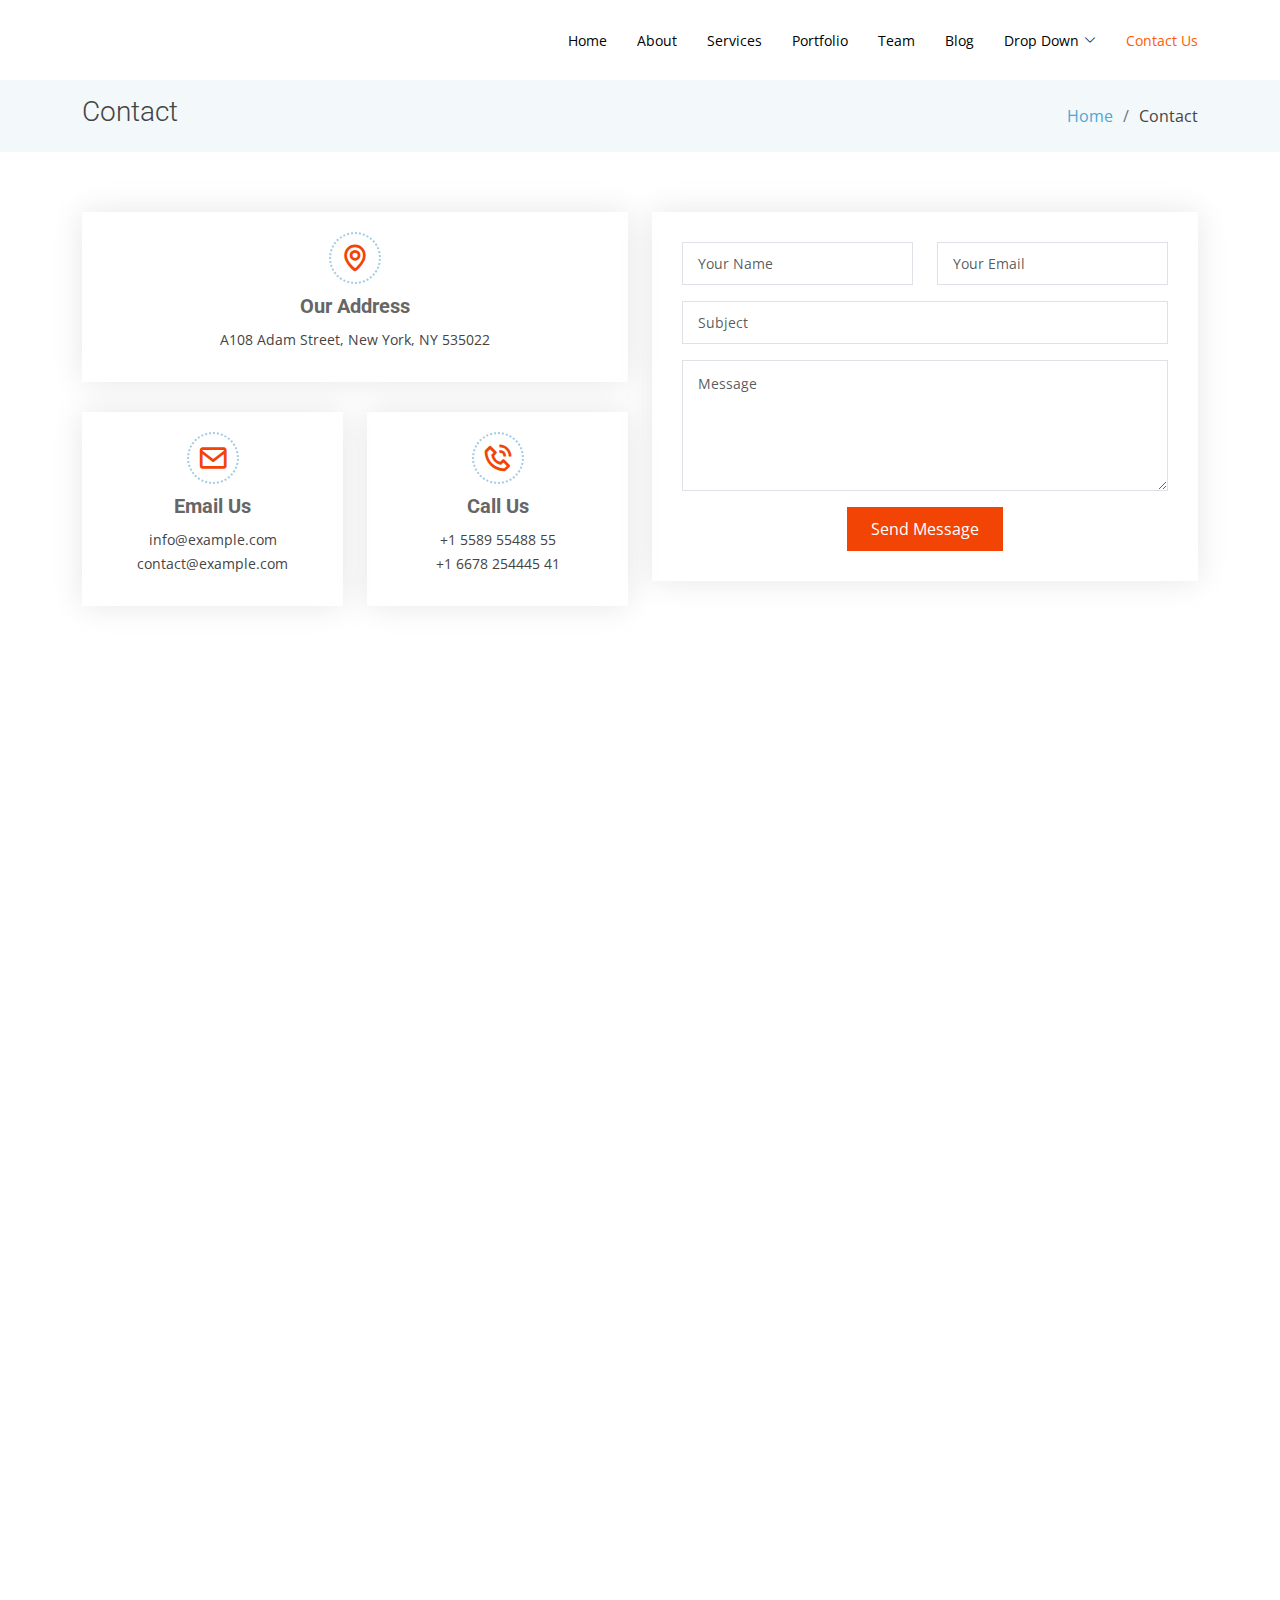
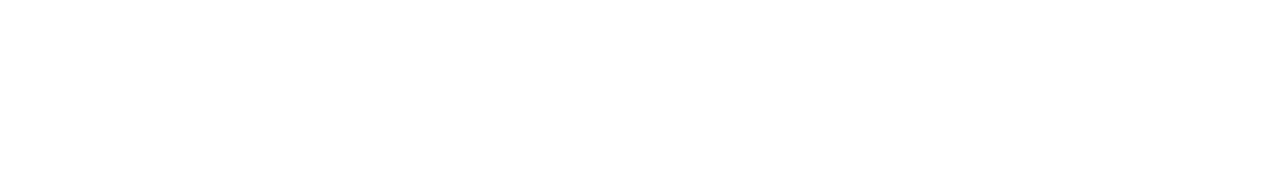
<file: contact.html>
<!DOCTYPE html>
<html lang="en">

<head>
  <meta charset="utf-8">
  <meta content="width=device-width, initial-scale=1.0" name="viewport">

  <title>Contact - Moderna Bootstrap Template</title>
  <meta content="" name="description">
  <meta content="" name="keywords">

  <!-- Favicons -->
  <link href="assets/img/favicon.png" rel="icon">
  <link href="assets/img/apple-touch-icon.png" rel="apple-touch-icon">

  <!-- Google Fonts -->
  <link href="https://fonts.googleapis.com/css?family=Open+Sans:300,300i,400,400i,600,600i,700,700i|Roboto:300,300i,400,400i,500,500i,700,700i&display=swap" rel="stylesheet">

  <!-- Vendor CSS Files -->
  <link href="assets/vendor/animate.css/animate.min.css" rel="stylesheet">
  <link href="assets/vendor/aos/aos.css" rel="stylesheet">
  <link href="assets/vendor/bootstrap/css/bootstrap.min.css" rel="stylesheet">
  <link href="assets/vendor/bootstrap-icons/bootstrap-icons.css" rel="stylesheet">
  <link href="assets/vendor/boxicons/css/boxicons.min.css" rel="stylesheet">
  <link href="assets/vendor/glightbox/css/glightbox.min.css" rel="stylesheet">
  <link href="assets/vendor/swiper/swiper-bundle.min.css" rel="stylesheet">

  <!-- Template Main CSS File -->
  <link href="assets/css/style.css" rel="stylesheet">

  <!-- =======================================================
  * Template Name: Moderna
  * Updated: Jul 27 2023 with Bootstrap v5.3.1
  * Template URL: https://bootstrapmade.com/free-bootstrap-template-corporate-moderna/
  * Author: BootstrapMade.com
  * License: https://bootstrapmade.com/license/
  ======================================================== -->
</head>

<body>

  <!-- ======= Header ======= -->
  <header id="header" class="fixed-top d-flex align-items-center ">
    <div class="container d-flex justify-content-between align-items-center">

      <div class="logo">
        <h1 class="text-light"><a href="index.html"><span>Moderna</span></a></h1>
        <!-- Uncomment below if you prefer to use an image logo -->
        <!-- <a href="index.html"><img src="assets/img/logo.png" alt="" class="img-fluid"></a>-->
      </div>

      <nav id="navbar" class="navbar">
        <ul>
          <li><a class="" href="index.html">Home</a></li>
          <li><a href="about.html">About</a></li>
          <li><a href="services.html">Services</a></li>
          <li><a href="portfolio.html">Portfolio</a></li>
          <li><a href="team.html">Team</a></li>
          <li><a href="blog.html">Blog</a></li>
          <li class="dropdown"><a href="#"><span>Drop Down</span> <i class="bi bi-chevron-down"></i></a>
            <ul>
              <li><a href="#">Drop Down 1</a></li>
              <li class="dropdown"><a href="#"><span>Deep Drop Down</span> <i class="bi bi-chevron-right"></i></a>
                <ul>
                  <li><a href="#">Deep Drop Down 1</a></li>
                  <li><a href="#">Deep Drop Down 2</a></li>
                  <li><a href="#">Deep Drop Down 3</a></li>
                  <li><a href="#">Deep Drop Down 4</a></li>
                  <li><a href="#">Deep Drop Down 5</a></li>
                </ul>
              </li>
              <li><a href="#">Drop Down 2</a></li>
              <li><a href="#">Drop Down 3</a></li>
              <li><a href="#">Drop Down 4</a></li>
            </ul>
          </li>
          <li><a class="active" href="contact.html">Contact Us</a></li>
        </ul>
        <i class="bi bi-list mobile-nav-toggle"></i>
      </nav><!-- .navbar -->

    </div>
  </header><!-- End Header -->

  <main id="main">

    <!-- ======= Contact Section ======= -->
    <section class="breadcrumbs">
      <div class="container">

        <div class="d-flex justify-content-between align-items-center">
          <h2>Contact</h2>
          <ol>
            <li><a href="index.html">Home</a></li>
            <li>Contact</li>
          </ol>
        </div>

      </div>
    </section><!-- End Contact Section -->

    <!-- ======= Contact Section ======= -->
    <section class="contact" data-aos="fade-up" data-aos-easing="ease-in-out" data-aos-duration="500">
      <div class="container">

        <div class="row">

          <div class="col-lg-6">

            <div class="row">
              <div class="col-md-12">
                <div class="info-box">
                  <i class="bx bx-map"></i>
                  <h3>Our Address</h3>
                  <p>A108 Adam Street, New York, NY 535022</p>
                </div>
              </div>
              <div class="col-md-6">
                <div class="info-box">
                  <i class="bx bx-envelope"></i>
                  <h3>Email Us</h3>
                  <p>info@example.com<br>contact@example.com</p>
                </div>
              </div>
              <div class="col-md-6">
                <div class="info-box">
                  <i class="bx bx-phone-call"></i>
                  <h3>Call Us</h3>
                  <p>+1 5589 55488 55<br>+1 6678 254445 41</p>
                </div>
              </div>
            </div>

          </div>

          <div class="col-lg-6">
            <form action="forms/contact.php" method="post" role="form" class="php-email-form">
              <div class="row">
                <div class="col-md-6 form-group">
                  <input type="text" name="name" class="form-control" id="name" placeholder="Your Name" required>
                </div>
                <div class="col-md-6 form-group mt-3 mt-md-0">
                  <input type="email" class="form-control" name="email" id="email" placeholder="Your Email" required>
                </div>
              </div>
              <div class="form-group mt-3">
                <input type="text" class="form-control" name="subject" id="subject" placeholder="Subject" required>
              </div>
              <div class="form-group mt-3">
                <textarea class="form-control" name="message" rows="5" placeholder="Message" required></textarea>
              </div>
              <div class="my-3">
                <div class="loading">Loading</div>
                <div class="error-message"></div>
                <div class="sent-message">Your message has been sent. Thank you!</div>
              </div>
              <div class="text-center"><button type="submit">Send Message</button></div>
            </form>
          </div>

        </div>

      </div>
    </section><!-- End Contact Section -->

    <!-- ======= Map Section ======= -->
    <section class="map mt-2">
      <div class="container-fluid p-0">
        <iframe src="https://www.google.com/maps/embed?pb=!1m18!1m12!1m3!1d3024.2219901290355!2d-74.00369368400567!3d40.71312937933185!2m3!1f0!2f0!3f0!3m2!1i1024!2i768!4f13.1!3m3!1m2!1s0x89c25a23e28c1191%3A0x49f75d3281df052a!2s150%20Park%20Row%2C%20New%20York%2C%20NY%2010007%2C%20USA!5e0!3m2!1sen!2sbg!4v1579767901424!5m2!1sen!2sbg" frameborder="0" style="border:0;" allowfullscreen=""></iframe>
      </div>
    </section><!-- End Map Section -->

  </main><!-- End #main -->

  <!-- ======= Footer ======= -->
  <footer id="footer" data-aos="fade-up" data-aos-easing="ease-in-out" data-aos-duration="500">

    <div class="footer-newsletter">
      <div class="container">
        <div class="row">
          <div class="col-lg-6">
            <h4>Our Newsletter</h4>
            <p>Tamen quem nulla quae legam multos aute sint culpa legam noster magna</p>
          </div>
          <div class="col-lg-6">
            <form action="" method="post">
              <input type="email" name="email"><input type="submit" value="Subscribe">
            </form>
          </div>
        </div>
      </div>
    </div>

    <div class="footer-top">
      <div class="container">
        <div class="row">

          <div class="col-lg-3 col-md-6 footer-links">
            <h4>Useful Links</h4>
            <ul>
              <li><i class="bx bx-chevron-right"></i> <a href="#">Home</a></li>
              <li><i class="bx bx-chevron-right"></i> <a href="#">About us</a></li>
              <li><i class="bx bx-chevron-right"></i> <a href="#">Services</a></li>
              <li><i class="bx bx-chevron-right"></i> <a href="#">Terms of service</a></li>
              <li><i class="bx bx-chevron-right"></i> <a href="#">Privacy policy</a></li>
            </ul>
          </div>

          <div class="col-lg-3 col-md-6 footer-links">
            <h4>Our Services</h4>
            <ul>
              <li><i class="bx bx-chevron-right"></i> <a href="#">Web Design</a></li>
              <li><i class="bx bx-chevron-right"></i> <a href="#">Web Development</a></li>
              <li><i class="bx bx-chevron-right"></i> <a href="#">Product Management</a></li>
              <li><i class="bx bx-chevron-right"></i> <a href="#">Marketing</a></li>
              <li><i class="bx bx-chevron-right"></i> <a href="#">Graphic Design</a></li>
            </ul>
          </div>

          <div class="col-lg-3 col-md-6 footer-contact">
            <h4>Contact Us</h4>
            <p>
              A108 Adam Street <br>
              New York, NY 535022<br>
              United States <br><br>
              <strong>Phone:</strong> +1 5589 55488 55<br>
              <strong>Email:</strong> info@example.com<br>
            </p>

          </div>

          <div class="col-lg-3 col-md-6 footer-info">
            <h3>About Moderna</h3>
            <p>Cras fermentum odio eu feugiat lide par naso tierra. Justo eget nada terra videa magna derita valies darta donna mare fermentum iaculis eu non diam phasellus.</p>
            <div class="social-links mt-3">
              <a href="#" class="twitter"><i class="bx bxl-twitter"></i></a>
              <a href="#" class="facebook"><i class="bx bxl-facebook"></i></a>
              <a href="#" class="instagram"><i class="bx bxl-instagram"></i></a>
              <a href="#" class="linkedin"><i class="bx bxl-linkedin"></i></a>
            </div>
          </div>

        </div>
      </div>
    </div>

    <div class="container">
      <div class="copyright">
        &copy; Copyright <strong><span>Moderna</span></strong>. All Rights Reserved
      </div>
      <div class="credits">
        <!-- All the links in the footer should remain intact. -->
        <!-- You can delete the links only if you purchased the pro version. -->
        <!-- Licensing information: https://bootstrapmade.com/license/ -->
        <!-- Purchase the pro version with working PHP/AJAX contact form: https://bootstrapmade.com/free-bootstrap-template-corporate-moderna/ -->
        Designed by <a href="https://bootstrapmade.com/">BootstrapMade</a>
      </div>
    </div>
  </footer><!-- End Footer -->

  <a href="#" class="back-to-top d-flex align-items-center justify-content-center"><i class="bi bi-arrow-up-short"></i></a>

  <!-- Vendor JS Files -->
  <script src="assets/vendor/purecounter/purecounter_vanilla.js"></script>
  <script src="assets/vendor/aos/aos.js"></script>
  <script src="assets/vendor/bootstrap/js/bootstrap.bundle.min.js"></script>
  <script src="assets/vendor/glightbox/js/glightbox.min.js"></script>
  <script src="assets/vendor/isotope-layout/isotope.pkgd.min.js"></script>
  <script src="assets/vendor/swiper/swiper-bundle.min.js"></script>
  <script src="assets/vendor/waypoints/noframework.waypoints.js"></script>
  <script src="assets/vendor/php-email-form/validate.js"></script>

  <!-- Template Main JS File -->
  <script src="assets/js/main.js"></script>

</body>

</html>
</file>
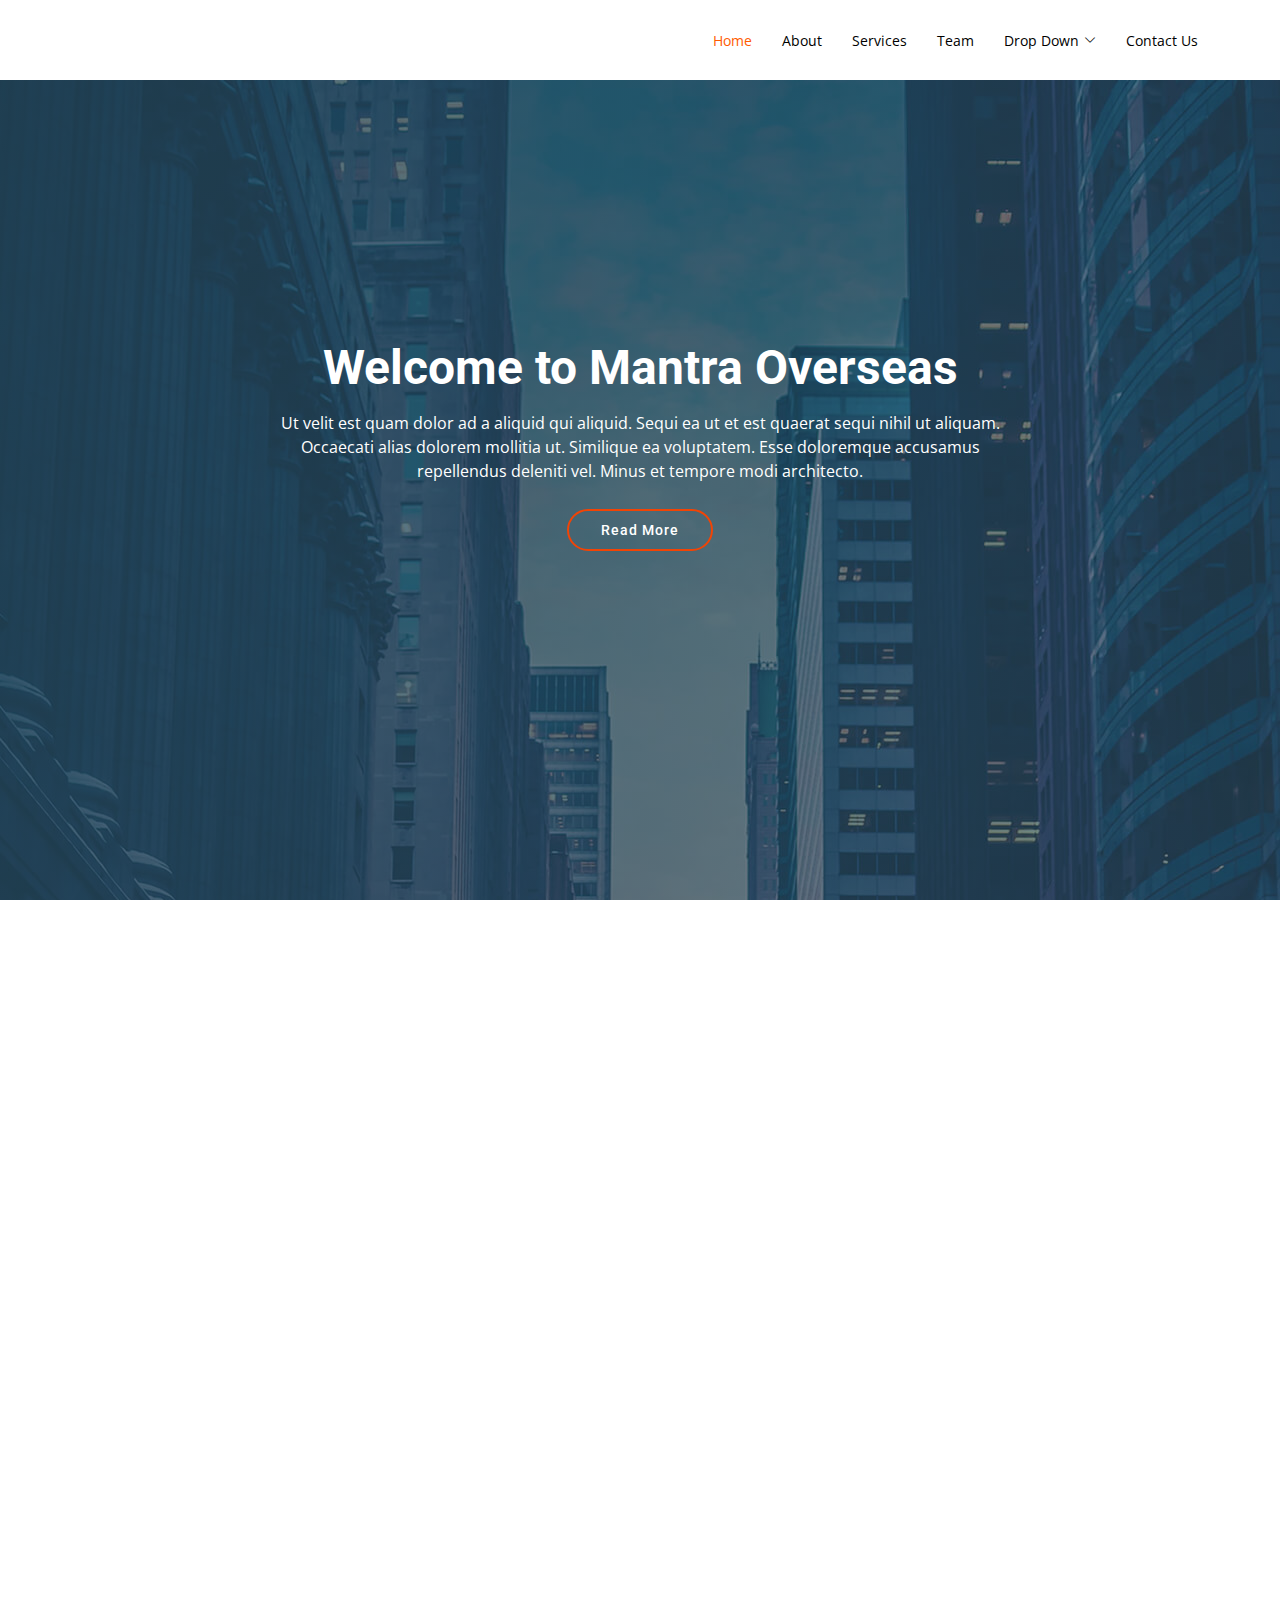
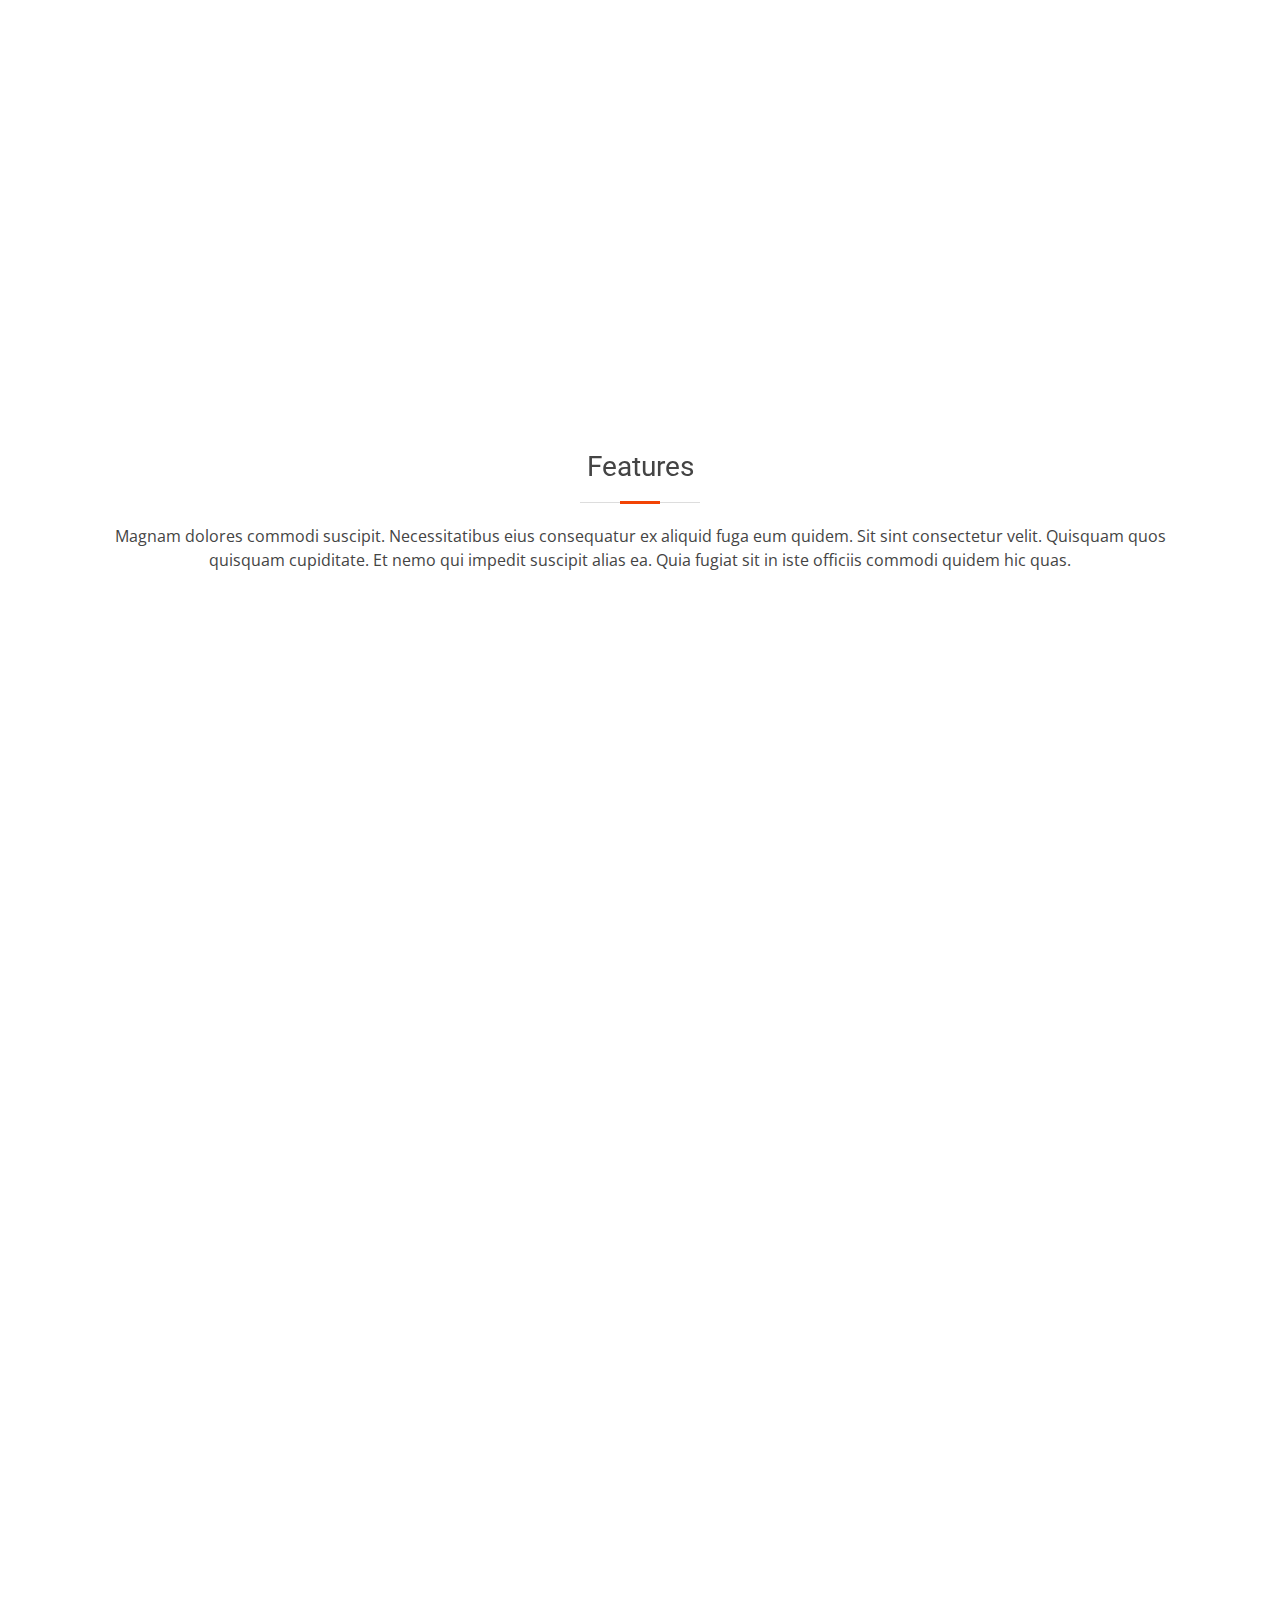
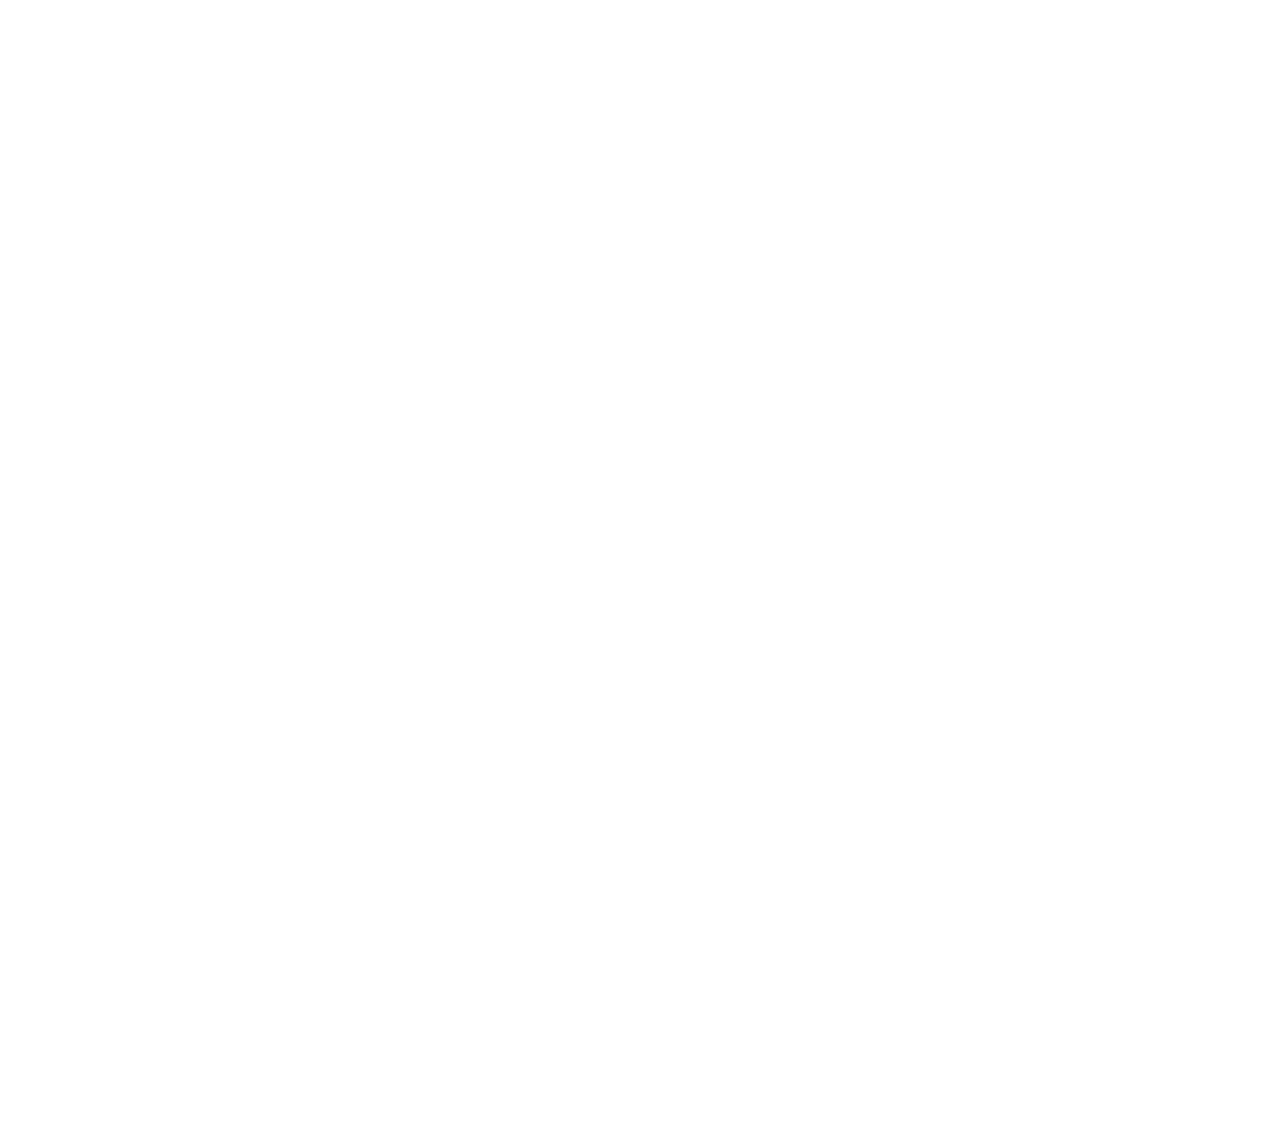
<file: index-2.html>
<!DOCTYPE html>
<html lang="en">
  <head>
    <meta charset="utf-8" />
    <meta content="width=device-width, initial-scale=1.0" name="viewport" />

    <title>Mantra Overseas- Index 2 without slider</title>
    <meta content="" name="description" />
    <meta content="" name="keywords" />

    <!-- Favicons -->
    <link href="assets/img/Logos/Mantra Overseas_v3.png" rel="icon" />
    <link href="assets/img/apple-touch-icon.png" rel="apple-touch-icon" />

    <!-- Google Fonts -->
    <link
      href="https://fonts.googleapis.com/css?family=Open+Sans:300,300i,400,400i,600,600i,700,700i|Roboto:300,300i,400,400i,500,500i,700,700i&display=swap"
      rel="stylesheet"
    />

    <!-- Vendor CSS Files -->
    <link href="assets/vendor/animate.css/animate.min.css" rel="stylesheet" />
    <link href="assets/vendor/aos/aos.css" rel="stylesheet" />
    <link
      href="assets/vendor/bootstrap/css/bootstrap.min.css"
      rel="stylesheet"
    />
    <link
      href="assets/vendor/bootstrap-icons/bootstrap-icons.css"
      rel="stylesheet"
    />
    <link href="assets/vendor/boxicons/css/boxicons.min.css" rel="stylesheet" />
    <link
      href="assets/vendor/glightbox/css/glightbox.min.css"
      rel="stylesheet"
    />
    <link href="assets/vendor/swiper/swiper-bundle.min.css" rel="stylesheet" />

    <!-- Template Main CSS File -->
    <link href="assets/css/style.css" rel="stylesheet" />
  </head>

  <body>
    <!-- ======= Header ======= -->
    <header
      id="header"
      class="fixed-top d-flex align-items-center header-transparent"
    >
      <div class="container d-flex justify-content-between align-items-center">
        <div class="logo">
          <h1 class="text-light">
            <a href="index.html"><span>Mantra Overseas</span></a>
          </h1>
          <!-- Uncomment below if you prefer to use an image logo -->
          <!-- <a href="index.html"><img src="assets/img/logo.png" alt="" class="img-fluid"></a>-->
        </div>

        <nav id="navbar" class="navbar">
          <ul>
            <li><a class="active" href="index.html">Home</a></li>
            <li><a href="about.html">About</a></li>
            <li><a href="services.html">Services</a></li>

            <li><a href="visa.html">Team</a></li>

            <li class="dropdown">
              <a href="#"
                ><span>Drop Down</span> <i class="bi bi-chevron-down"></i
              ></a>
              <ul>
                <li><a href="#">Drop Down 1</a></li>
                <li class="dropdown">
                  <a href="#"
                    ><span>Deep Drop Down</span>
                    <i class="bi bi-chevron-right"></i
                  ></a>
                  <ul>
                    <li><a href="#">Deep Drop Down 1</a></li>
                    <li><a href="#">Deep Drop Down 2</a></li>
                    <li><a href="#">Deep Drop Down 3</a></li>
                    <li><a href="#">Deep Drop Down 4</a></li>
                    <li><a href="#">Deep Drop Down 5</a></li>
                  </ul>
                </li>
                <li><a href="#">Drop Down 2</a></li>
                <li><a href="#">Drop Down 3</a></li>
                <li><a href="#">Drop Down 4</a></li>
              </ul>
            </li>
            <li><a href="contact.html">Contact Us</a></li>
          </ul>
          <i class="bi bi-list mobile-nav-toggle"></i>
        </nav>
        <!-- .navbar -->
      </div>
    </header>
    <!-- End Header -->

    <!-- ======= Hero No Slider Section ======= -->
    <section
      id="hero-no-slider"
      class="d-flex justify-cntent-center align-items-center"
    >
      <div
        class="container position-relative"
        data-aos="fade-up"
        data-aos-delay="100"
      >
        <div class="row justify-content-center">
          <div class="col-xl-8">
            <h2>Welcome to Mantra Overseas</h2>
            <p>
              Ut velit est quam dolor ad a aliquid qui aliquid. Sequi ea ut et
              est quaerat sequi nihil ut aliquam. Occaecati alias dolorem
              mollitia ut. Similique ea voluptatem. Esse doloremque accusamus
              repellendus deleniti vel. Minus et tempore modi architecto.
            </p>
            <a href="" class="btn-get-started">Read More</a>
          </div>
        </div>
      </div>
    </section>
    <!-- End Hero No Slider Sectio -->

    <main id="main">
      <!-- ======= Services Section ======= -->
      <section class="services">
        <div class="container">
          <div class="row">
            <div
              class="col-md-6 col-lg-3 d-flex align-items-stretch"
              data-aos="fade-up"
            >
              <div class="icon-box icon-box-pink">
                <div class="icon"><i class="bx bxl-dribbble"></i></div>
                <h4 class="title"><a href="">Lorem Ipsum</a></h4>
                <p class="description">
                  Voluptatum deleniti atque corrupti quos dolores et quas
                  molestias excepturi sint occaecati cupiditate non provident
                </p>
              </div>
            </div>

            <div
              class="col-md-6 col-lg-3 d-flex align-items-stretch"
              data-aos="fade-up"
              data-aos-delay="100"
            >
              <div class="icon-box icon-box-cyan">
                <div class="icon"><i class="bx bx-file"></i></div>
                <h4 class="title"><a href="">Sed ut perspiciatis</a></h4>
                <p class="description">
                  Duis aute irure dolor in reprehenderit in voluptate velit esse
                  cillum dolore eu fugiat nulla pariatur
                </p>
              </div>
            </div>

            <div
              class="col-md-6 col-lg-3 d-flex align-items-stretch"
              data-aos="fade-up"
              data-aos-delay="200"
            >
              <div class="icon-box icon-box-green">
                <div class="icon"><i class="bx bx-tachometer"></i></div>
                <h4 class="title"><a href="">Magni Dolores</a></h4>
                <p class="description">
                  Excepteur sint occaecat cupidatat non proident, sunt in culpa
                  qui officia deserunt mollit anim id est laborum
                </p>
              </div>
            </div>

            <div
              class="col-md-6 col-lg-3 d-flex align-items-stretch"
              data-aos="fade-up"
              data-aos-delay="200"
            >
              <div class="icon-box icon-box-blue">
                <div class="icon"><i class="bx bx-world"></i></div>
                <h4 class="title"><a href="">Nemo Enim</a></h4>
                <p class="description">
                  At vero eos et accusamus et iusto odio dignissimos ducimus qui
                  blanditiis praesentium voluptatum deleniti atque
                </p>
              </div>
            </div>
          </div>
        </div>
      </section>
      <!-- End Services Section -->

      <!-- ======= Why Us Section ======= -->
      <section
        class="why-us section-bg"
        data-aos="fade-up"
        date-aos-delay="200"
      >
        <div class="container">
          <div class="row">
            <div class="col-lg-6 video-box">
              <img src="assets/img/why-us.jpg" class="img-fluid" alt="" />
              <a
                href="https://www.youtube.com/watch?v=jDDaplaOz7Q"
                class="venobox play-btn mb-4"
                data-vbtype="video"
                data-autoplay="true"
              ></a>
            </div>

            <div class="col-lg-6 d-flex flex-column justify-content-center p-5">
              <div class="icon-box">
                <div class="icon"><i class="bx bx-fingerprint"></i></div>
                <h4 class="title"><a href="">Lorem Ipsum</a></h4>
                <p class="description">
                  Voluptatum deleniti atque corrupti quos dolores et quas
                  molestias excepturi sint occaecati cupiditate non provident
                </p>
              </div>

              <div class="icon-box">
                <div class="icon"><i class="bx bx-gift"></i></div>
                <h4 class="title"><a href="">Nemo Enim</a></h4>
                <p class="description">
                  At vero eos et accusamus et iusto odio dignissimos ducimus qui
                  blanditiis praesentium voluptatum deleniti atque
                </p>
              </div>
            </div>
          </div>
        </div>
      </section>
      <!-- End Why Us Section -->

      <!-- ======= Features Section ======= -->
      <section class="features">
        <div class="container">
          <div class="section-title">
            <h2>Features</h2>
            <p>
              Magnam dolores commodi suscipit. Necessitatibus eius consequatur
              ex aliquid fuga eum quidem. Sit sint consectetur velit. Quisquam
              quos quisquam cupiditate. Et nemo qui impedit suscipit alias ea.
              Quia fugiat sit in iste officiis commodi quidem hic quas.
            </p>
          </div>

          <div class="row" data-aos="fade-up">
            <div class="col-md-5">
              <img src="assets/img/features-1.svg" class="img-fluid" alt="" />
            </div>
            <div class="col-md-7 pt-4">
              <h3>
                Voluptatem dignissimos provident quasi corporis voluptates sit
                assumenda.
              </h3>
              <p class="fst-italic">
                Lorem ipsum dolor sit amet, consectetur adipiscing elit, sed do
                eiusmod tempor incididunt ut labore et dolore magna aliqua.
              </p>
              <ul>
                <li>
                  <i class="bi bi-check"></i> Ullamco laboris nisi ut aliquip ex
                  ea commodo consequat.
                </li>
                <li>
                  <i class="bi bi-check"></i> Duis aute irure dolor in
                  reprehenderit in voluptate velit.
                </li>
              </ul>
            </div>
          </div>

          <div class="row" data-aos="fade-up">
            <div class="col-md-5 order-1 order-md-2">
              <img src="assets/img/features-2.svg" class="img-fluid" alt="" />
            </div>
            <div class="col-md-7 pt-5 order-2 order-md-1">
              <h3>Corporis temporibus maiores provident</h3>
              <p class="fst-italic">
                Lorem ipsum dolor sit amet, consectetur adipiscing elit, sed do
                eiusmod tempor incididunt ut labore et dolore magna aliqua.
              </p>
              <p>
                Ullamco laboris nisi ut aliquip ex ea commodo consequat. Duis
                aute irure dolor in reprehenderit in voluptate velit esse cillum
                dolore eu fugiat nulla pariatur. Excepteur sint occaecat
                cupidatat non proident, sunt in culpa qui officia deserunt
                mollit anim id est laborum
              </p>
            </div>
          </div>

          <div class="row" data-aos="fade-up">
            <div class="col-md-5">
              <img src="assets/img/features-3.svg" class="img-fluid" alt="" />
            </div>
            <div class="col-md-7 pt-5">
              <h3>
                Sunt consequatur ad ut est nulla consectetur reiciendis animi
                voluptas
              </h3>
              <p>
                Cupiditate placeat cupiditate placeat est ipsam culpa. Delectus
                quia minima quod. Sunt saepe odit aut quia voluptatem hic
                voluptas dolor doloremque.
              </p>
              <ul>
                <li>
                  <i class="bi bi-check"></i> Ullamco laboris nisi ut aliquip ex
                  ea commodo consequat.
                </li>
                <li>
                  <i class="bi bi-check"></i> Duis aute irure dolor in
                  reprehenderit in voluptate velit.
                </li>
                <li>
                  <i class="bi bi-check"></i> Facilis ut et voluptatem aperiam.
                  Autem soluta ad fugiat.
                </li>
              </ul>
            </div>
          </div>

          <div class="row" data-aos="fade-up">
            <div class="col-md-5 order-1 order-md-2">
              <img src="assets/img/features-4.svg" class="img-fluid" alt="" />
            </div>
            <div class="col-md-7 pt-5 order-2 order-md-1">
              <h3>
                Quas et necessitatibus eaque impedit ipsum animi consequatur
                incidunt in
              </h3>
              <p class="fst-italic">
                Lorem ipsum dolor sit amet, consectetur adipiscing elit, sed do
                eiusmod tempor incididunt ut labore et dolore magna aliqua.
              </p>
              <p>
                Ullamco laboris nisi ut aliquip ex ea commodo consequat. Duis
                aute irure dolor in reprehenderit in voluptate velit esse cillum
                dolore eu fugiat nulla pariatur. Excepteur sint occaecat
                cupidatat non proident, sunt in culpa qui officia deserunt
                mollit anim id est laborum
              </p>
            </div>
          </div>
        </div>
      </section>
      <!-- End Features Section -->
    </main>
    <!-- End #main -->

    <!-- ======= Footer ======= -->
    <footer
      id="footer"
      data-aos="fade-up"
      data-aos-easing="ease-in-out"
      data-aos-duration="500"
    >
      <div class="footer-top">
        <div class="container">
          <div class="row">
            <div class="col-lg-3 col-md-6 footer-links">
              <h4>Useful Links</h4>
              <ul>
                <li>
                  <i class="bx bx-chevron-right"></i>
                  <a href="index.html">Home</a>
                </li>
                <li>
                  <i class="bx bx-chevron-right"></i>
                  <a href="about.html">About us</a>
                </li>
                <li>
                  <i class="bx bx-chevron-right"></i>
                  <a href="services.html">Services</a>
                </li>

                <li>
                  <i class="bx bx-chevron-right"></i>
                  <a href="contact.html">Contact Us</a>
                </li>
              </ul>
            </div>

            <div class="col-lg-3 col-md-6 footer-links">
              <h4>Study Abroad</h4>
              <ul>
                <li><i class="bx bx-chevron-right"></i> <a href="#">USA</a></li>
                <li>
                  <i class="bx bx-chevron-right"></i>
                  <a href="#">Canada</a>
                </li>
                <li>
                  <i class="bx bx-chevron-right"></i>
                  <a href="#">UK</a>
                </li>
                <li>
                  <i class="bx bx-chevron-right"></i> <a href="#">Australia</a>
                </li>
                <li>
                  <i class="bx bx-chevron-right"></i>
                  <a href="#">New Zealand</a>
                </li>
              </ul>
            </div>

            <div class="col-lg-3 col-md-6 footer-contact">
              <h4>Contact Us</h4>
              <p>
                Chhani, Baroda <br />
                Vadodara, Gujarat 380000<br />
                India <br /><br />
                <strong>Phone:</strong> +91 81288167822<br />
                <strong>Email:</strong> admin@mantraoverseas.com<br />
              </p>
            </div>

            <div class="col-lg-3 col-md-6 footer-info">
              <h3>About Mantra Overseas</h3>
              <p>Make Your Dreams Come True..!!</p>
              <div class="social-links mt-3">
                <a href="#" class="twitter"><i class="bx bxl-twitter"></i></a>
                <a href="#" class="facebook"><i class="bx bxl-facebook"></i></a>
                <a href="#" class="instagram"
                  ><i class="bx bxl-instagram"></i
                ></a>
                <a href="#" class="linkedin"><i class="bx bxl-linkedin"></i></a>
              </div>
            </div>
          </div>
        </div>
      </div>

      <div class="container">
        <div class="copyright">
          &copy; Copyright <strong><span>Mantra Overseas</span></strong
          >. All Rights Reserved
        </div>
        <div class="credits">
          <!-- All the links in the footer should remain intact. -->
          <!-- You can delete the links only if you purchased the pro version. -->
          <!-- Licensing information: https://bootstrapmade.com/license/ -->
          <!-- Purchase the pro version with working PHP/AJAX contact form: https://bootstrapmade.com/free-bootstrap-template-corporate-Mantra Overseas/ -->
          Designed by <a href="https://google.com/">KiVruWebCrafters</a>
        </div>
      </div>
    </footer>
    <!-- End Footer -->

    <a
      href="#"
      class="back-to-top d-flex align-items-center justify-content-center"
      ><i class="bi bi-arrow-up-short"></i
    ></a>

    <!-- Vendor JS Files -->
    <script src="assets/vendor/purecounter/purecounter_vanilla.js"></script>
    <script src="assets/vendor/aos/aos.js"></script>
    <script src="assets/vendor/bootstrap/js/bootstrap.bundle.min.js"></script>
    <script src="assets/vendor/glightbox/js/glightbox.min.js"></script>
    <script src="assets/vendor/isotope-layout/isotope.pkgd.min.js"></script>
    <script src="assets/vendor/swiper/swiper-bundle.min.js"></script>
    <script src="assets/vendor/waypoints/noframework.waypoints.js"></script>
    <script src="assets/vendor/php-email-form/validate.js"></script>

    <!-- Template Main JS File -->
    <script src="assets/js/main.js"></script>
  </body>
</html>
</file>
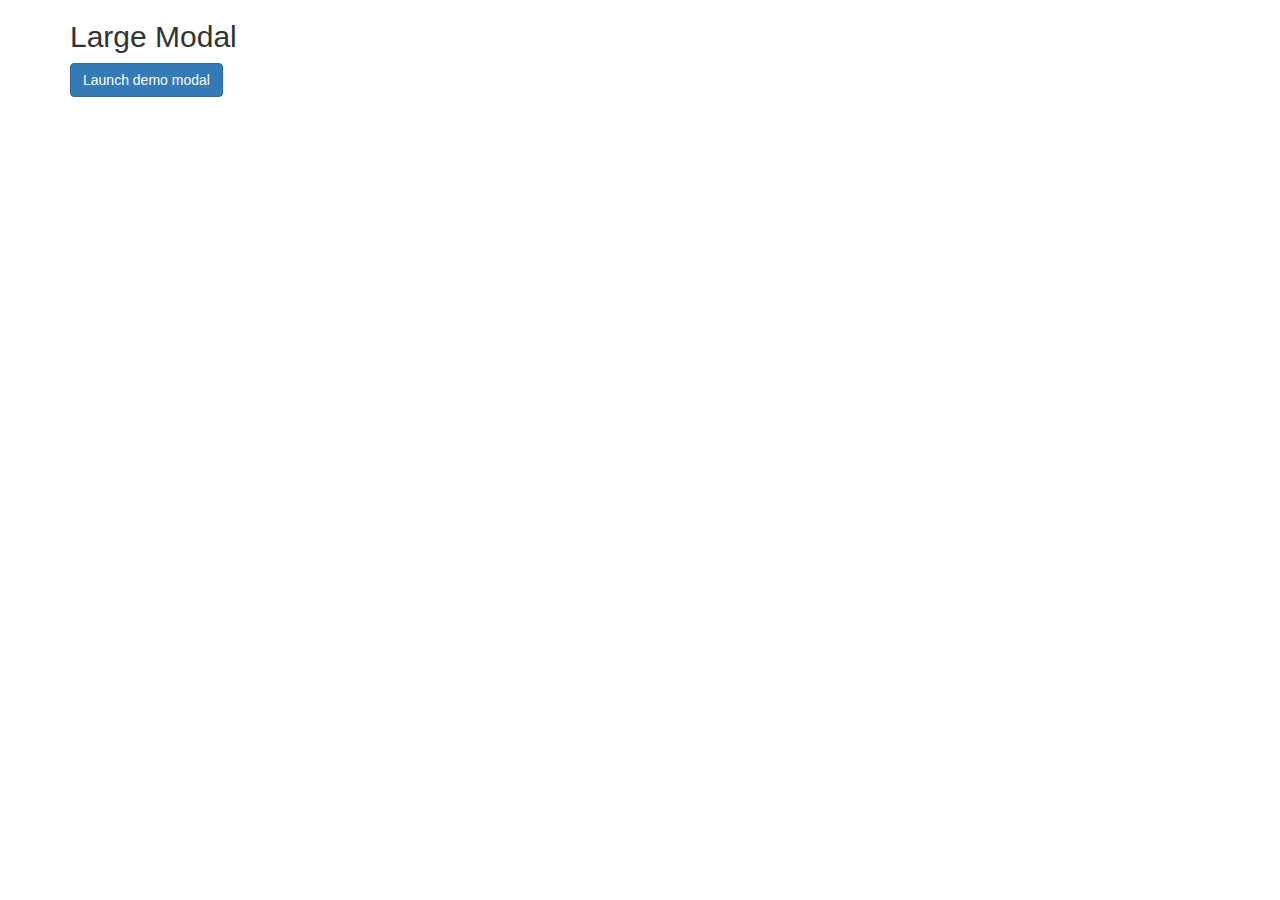
<file: model.html>
<!DOCTYPE html>
<html lang="en">
  <head>
    <title>Bootstrap Example</title>
    <meta charset="utf-8" />
    <meta name="viewport" content="width=device-width, initial-scale=1" />
    <link
      rel="stylesheet"
      href="https://maxcdn.bootstrapcdn.com/bootstrap/3.4.1/css/bootstrap.min.css"
    />
    <script src="https://ajax.googleapis.com/ajax/libs/jquery/3.6.4/jquery.min.js"></script>
    <script src="https://maxcdn.bootstrapcdn.com/bootstrap/3.4.1/js/bootstrap.min.js"></script>
  </head>
  <body>
    <div class="container">
      <h2>Large Modal</h2>
      <!-- Trigger the modal with a button -->
      <button
        type="button"
        class="btn btn-primary"
        data-toggle="modal"
        data-target="#exampleModalLong"
      >
        Launch demo modal
      </button>

      <!-- Modal -->
      <div
        class="modal fade"
        id="exampleModalLong"
        tabindex="-1"
        role="dialog"
        aria-labelledby="exampleModalLongTitle"
        aria-hidden="true"
      >
        <div class="modal-dialog" role="document">
          <div class="modal-content">
            <div class="modal-header">
              <h5 class="modal-title" id="exampleModalLongTitle">
                Modal title
              </h5>
              <button
                type="button"
                class="close"
                data-dismiss="modal"
                aria-label="Close"
              >
                <span aria-hidden="true">&times;</span>
              </button>
            </div>
            <div class="modal-body">
              <p class="fst-italic">
                Introduction: At Mantra Overseas, we are your trusted partner
                for navigating the Canadian immigration process. Canada is not
                just a country; it's a world of opportunities, diverse cultures,
                and breathtaking landscapes. Whether you're dreaming of studying
                in top Canadian universities, reuniting with family, or pursuing
                your career aspirations, we're here to make your Canadian dream
                a reality.
                <br />
                <br />
                Study in Canada: Canada is home to world-renowned educational
                institutions that offer top-quality education. We specialize in
                helping students secure study permits, choose the right
                programs, and provide guidance throughout their academic
                journey.
                <br />
                <br />
                Work in Canada: Canada's robust job market welcomes skilled
                professionals from around the globe. Our team assists with
                securing work permits and ensuring a smooth transition to your
                new career in Canada.
                <br />
                <br />
                Family Reunification: Reuniting with loved ones is a heartfelt
                desire for many. We simplify the process of obtaining family
                visas and provide support every step of the way. Visitor Visas:
                Exploring Canada's natural beauty, vibrant cities, and rich
                culture is an unforgettable experience. We assist in obtaining
                visitor visas to make your Canadian vacation memorable.
                <br />
                <br />
                Express Entry: Canada's Express Entry system is a fast-track
                route to permanent residency for skilled workers. Our experts
                navigate the complex application process to enhance your chances
                of success.
                <br />
                <br />
                Provincial Nominee Programs (PNPs): Each Canadian province has
                unique immigration programs. We analyze your qualifications and
                aspirations to find the PNP that suits you best.
              </p>
            </div>
            <div class="modal-footer">
              <button
                type="button"
                class="btn btn-secondary"
                data-dismiss="modal"
              >
                Close
              </button>
              <button type="button" class="btn btn-primary">
                Save changes
              </button>
            </div>
          </div>
        </div>
      </div>
    </div>
  </body>
</html>
</file>
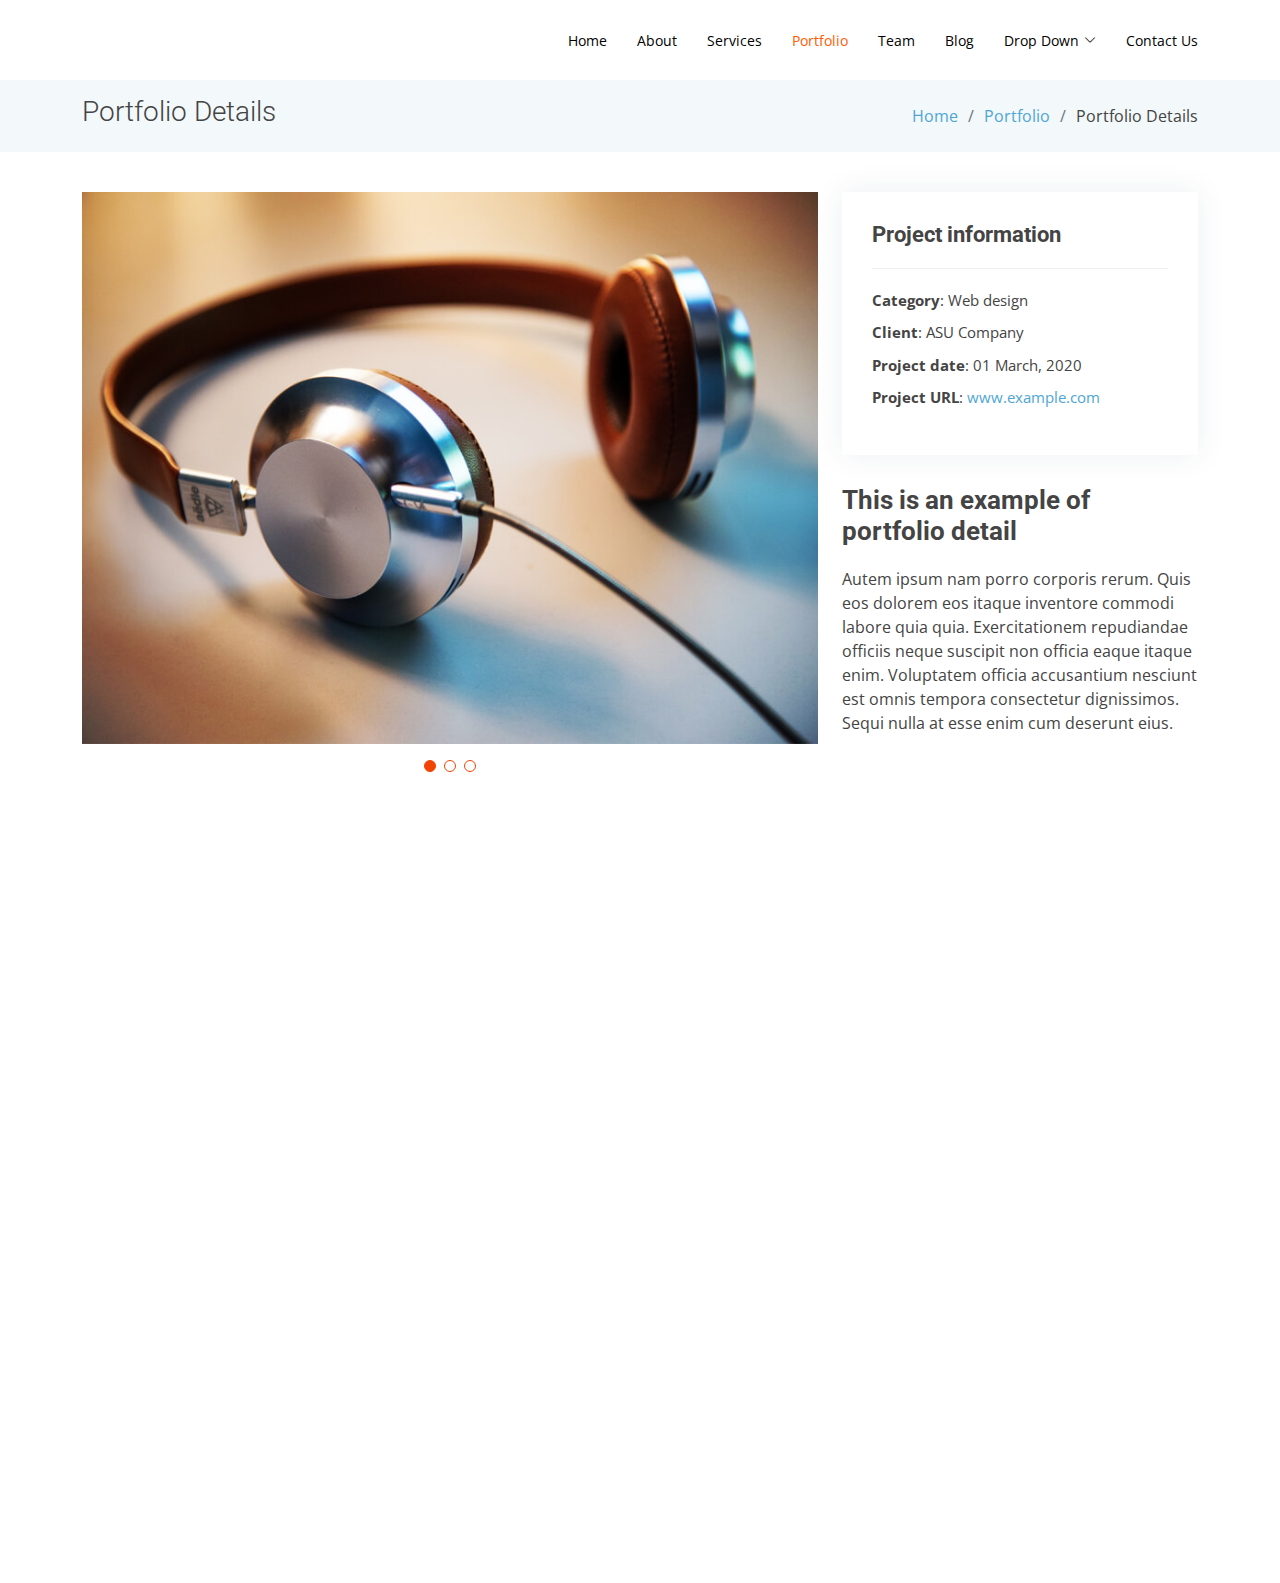
<file: portfolio-details.html>
<!DOCTYPE html>
<html lang="en">

<head>
  <meta charset="utf-8">
  <meta content="width=device-width, initial-scale=1.0" name="viewport">

  <title>Portfolio Details - Moderna Bootstrap Template</title>
  <meta content="" name="description">
  <meta content="" name="keywords">

  <!-- Favicons -->
  <link href="assets/img/favicon.png" rel="icon">
  <link href="assets/img/apple-touch-icon.png" rel="apple-touch-icon">

  <!-- Google Fonts -->
  <link href="https://fonts.googleapis.com/css?family=Open+Sans:300,300i,400,400i,600,600i,700,700i|Roboto:300,300i,400,400i,500,500i,700,700i&display=swap" rel="stylesheet">

  <!-- Vendor CSS Files -->
  <link href="assets/vendor/animate.css/animate.min.css" rel="stylesheet">
  <link href="assets/vendor/aos/aos.css" rel="stylesheet">
  <link href="assets/vendor/bootstrap/css/bootstrap.min.css" rel="stylesheet">
  <link href="assets/vendor/bootstrap-icons/bootstrap-icons.css" rel="stylesheet">
  <link href="assets/vendor/boxicons/css/boxicons.min.css" rel="stylesheet">
  <link href="assets/vendor/glightbox/css/glightbox.min.css" rel="stylesheet">
  <link href="assets/vendor/swiper/swiper-bundle.min.css" rel="stylesheet">

  <!-- Template Main CSS File -->
  <link href="assets/css/style.css" rel="stylesheet">

  <!-- =======================================================
  * Template Name: Moderna
  * Updated: Jul 27 2023 with Bootstrap v5.3.1
  * Template URL: https://bootstrapmade.com/free-bootstrap-template-corporate-moderna/
  * Author: BootstrapMade.com
  * License: https://bootstrapmade.com/license/
  ======================================================== -->
</head>

<body>

  <!-- ======= Header ======= -->
  <header id="header" class="fixed-top d-flex align-items-center ">
    <div class="container d-flex justify-content-between align-items-center">

      <div class="logo">
        <h1 class="text-light"><a href="index.html"><span>Moderna</span></a></h1>
        <!-- Uncomment below if you prefer to use an image logo -->
        <!-- <a href="index.html"><img src="assets/img/logo.png" alt="" class="img-fluid"></a>-->
      </div>

      <nav id="navbar" class="navbar">
        <ul>
          <li><a class="" href="index.html">Home</a></li>
          <li><a href="about.html">About</a></li>
          <li><a href="services.html">Services</a></li>
          <li><a class="active" href="portfolio.html">Portfolio</a></li>
          <li><a href="team.html">Team</a></li>
          <li><a href="blog.html">Blog</a></li>
          <li class="dropdown"><a href="#"><span>Drop Down</span> <i class="bi bi-chevron-down"></i></a>
            <ul>
              <li><a href="#">Drop Down 1</a></li>
              <li class="dropdown"><a href="#"><span>Deep Drop Down</span> <i class="bi bi-chevron-right"></i></a>
                <ul>
                  <li><a href="#">Deep Drop Down 1</a></li>
                  <li><a href="#">Deep Drop Down 2</a></li>
                  <li><a href="#">Deep Drop Down 3</a></li>
                  <li><a href="#">Deep Drop Down 4</a></li>
                  <li><a href="#">Deep Drop Down 5</a></li>
                </ul>
              </li>
              <li><a href="#">Drop Down 2</a></li>
              <li><a href="#">Drop Down 3</a></li>
              <li><a href="#">Drop Down 4</a></li>
            </ul>
          </li>
          <li><a href="contact.html">Contact Us</a></li>
        </ul>
        <i class="bi bi-list mobile-nav-toggle"></i>
      </nav><!-- .navbar -->

    </div>
  </header><!-- End Header -->

  <main id="main">

    <!-- ======= Our Portfolio Section ======= -->
    <section class="breadcrumbs">
      <div class="container">

        <div class="d-flex justify-content-between align-items-center">
          <h2>Portfolio Details</h2>
          <ol>
            <li><a href="index.html">Home</a></li>
            <li><a href="portfolio.html">Portfolio</a></li>
            <li>Portfolio Details</li>
          </ol>
        </div>

      </div>
    </section><!-- End Our Portfolio Section -->

    <!-- ======= Portfolio Details Section ======= -->
    <section id="portfolio-details" class="portfolio-details">
      <div class="container">

        <div class="row gy-4">

          <div class="col-lg-8">
            <div class="portfolio-details-slider swiper">
              <div class="swiper-wrapper align-items-center">

                <div class="swiper-slide">
                  <img src="assets/img/portfolio/portfolio-1.jpg" alt="">
                </div>

                <div class="swiper-slide">
                  <img src="assets/img/portfolio/portfolio-2.jpg" alt="">
                </div>

                <div class="swiper-slide">
                  <img src="assets/img/portfolio/portfolio-3.jpg" alt="">
                </div>

              </div>
              <div class="swiper-pagination"></div>
            </div>
          </div>

          <div class="col-lg-4">
            <div class="portfolio-info">
              <h3>Project information</h3>
              <ul>
                <li><strong>Category</strong>: Web design</li>
                <li><strong>Client</strong>: ASU Company</li>
                <li><strong>Project date</strong>: 01 March, 2020</li>
                <li><strong>Project URL</strong>: <a href="#">www.example.com</a></li>
              </ul>
            </div>
            <div class="portfolio-description">
              <h2>This is an example of portfolio detail</h2>
              <p>
                Autem ipsum nam porro corporis rerum. Quis eos dolorem eos itaque inventore commodi labore quia quia. Exercitationem repudiandae officiis neque suscipit non officia eaque itaque enim. Voluptatem officia accusantium nesciunt est omnis tempora consectetur dignissimos. Sequi nulla at esse enim cum deserunt eius.
              </p>
            </div>
          </div>

        </div>

      </div>
    </section><!-- End Portfolio Details Section -->

  </main><!-- End #main -->

  <!-- ======= Footer ======= -->
  <footer id="footer" data-aos="fade-up" data-aos-easing="ease-in-out" data-aos-duration="500">

    <div class="footer-newsletter">
      <div class="container">
        <div class="row">
          <div class="col-lg-6">
            <h4>Our Newsletter</h4>
            <p>Tamen quem nulla quae legam multos aute sint culpa legam noster magna</p>
          </div>
          <div class="col-lg-6">
            <form action="" method="post">
              <input type="email" name="email"><input type="submit" value="Subscribe">
            </form>
          </div>
        </div>
      </div>
    </div>

    <div class="footer-top">
      <div class="container">
        <div class="row">

          <div class="col-lg-3 col-md-6 footer-links">
            <h4>Useful Links</h4>
            <ul>
              <li><i class="bx bx-chevron-right"></i> <a href="#">Home</a></li>
              <li><i class="bx bx-chevron-right"></i> <a href="#">About us</a></li>
              <li><i class="bx bx-chevron-right"></i> <a href="#">Services</a></li>
              <li><i class="bx bx-chevron-right"></i> <a href="#">Terms of service</a></li>
              <li><i class="bx bx-chevron-right"></i> <a href="#">Privacy policy</a></li>
            </ul>
          </div>

          <div class="col-lg-3 col-md-6 footer-links">
            <h4>Our Services</h4>
            <ul>
              <li><i class="bx bx-chevron-right"></i> <a href="#">Web Design</a></li>
              <li><i class="bx bx-chevron-right"></i> <a href="#">Web Development</a></li>
              <li><i class="bx bx-chevron-right"></i> <a href="#">Product Management</a></li>
              <li><i class="bx bx-chevron-right"></i> <a href="#">Marketing</a></li>
              <li><i class="bx bx-chevron-right"></i> <a href="#">Graphic Design</a></li>
            </ul>
          </div>

          <div class="col-lg-3 col-md-6 footer-contact">
            <h4>Contact Us</h4>
            <p>
              A108 Adam Street <br>
              New York, NY 535022<br>
              United States <br><br>
              <strong>Phone:</strong> +1 5589 55488 55<br>
              <strong>Email:</strong> info@example.com<br>
            </p>

          </div>

          <div class="col-lg-3 col-md-6 footer-info">
            <h3>About Moderna</h3>
            <p>Cras fermentum odio eu feugiat lide par naso tierra. Justo eget nada terra videa magna derita valies darta donna mare fermentum iaculis eu non diam phasellus.</p>
            <div class="social-links mt-3">
              <a href="#" class="twitter"><i class="bx bxl-twitter"></i></a>
              <a href="#" class="facebook"><i class="bx bxl-facebook"></i></a>
              <a href="#" class="instagram"><i class="bx bxl-instagram"></i></a>
              <a href="#" class="linkedin"><i class="bx bxl-linkedin"></i></a>
            </div>
          </div>

        </div>
      </div>
    </div>

    <div class="container">
      <div class="copyright">
        &copy; Copyright <strong><span>Moderna</span></strong>. All Rights Reserved
      </div>
      <div class="credits">
        <!-- All the links in the footer should remain intact. -->
        <!-- You can delete the links only if you purchased the pro version. -->
        <!-- Licensing information: https://bootstrapmade.com/license/ -->
        <!-- Purchase the pro version with working PHP/AJAX contact form: https://bootstrapmade.com/free-bootstrap-template-corporate-moderna/ -->
        Designed by <a href="https://bootstrapmade.com/">BootstrapMade</a>
      </div>
    </div>
  </footer><!-- End Footer -->

  <a href="#" class="back-to-top d-flex align-items-center justify-content-center"><i class="bi bi-arrow-up-short"></i></a>

  <!-- Vendor JS Files -->
  <script src="assets/vendor/purecounter/purecounter_vanilla.js"></script>
  <script src="assets/vendor/aos/aos.js"></script>
  <script src="assets/vendor/bootstrap/js/bootstrap.bundle.min.js"></script>
  <script src="assets/vendor/glightbox/js/glightbox.min.js"></script>
  <script src="assets/vendor/isotope-layout/isotope.pkgd.min.js"></script>
  <script src="assets/vendor/swiper/swiper-bundle.min.js"></script>
  <script src="assets/vendor/waypoints/noframework.waypoints.js"></script>
  <script src="assets/vendor/php-email-form/validate.js"></script>

  <!-- Template Main JS File -->
  <script src="assets/js/main.js"></script>

</body>

</html>
</file>
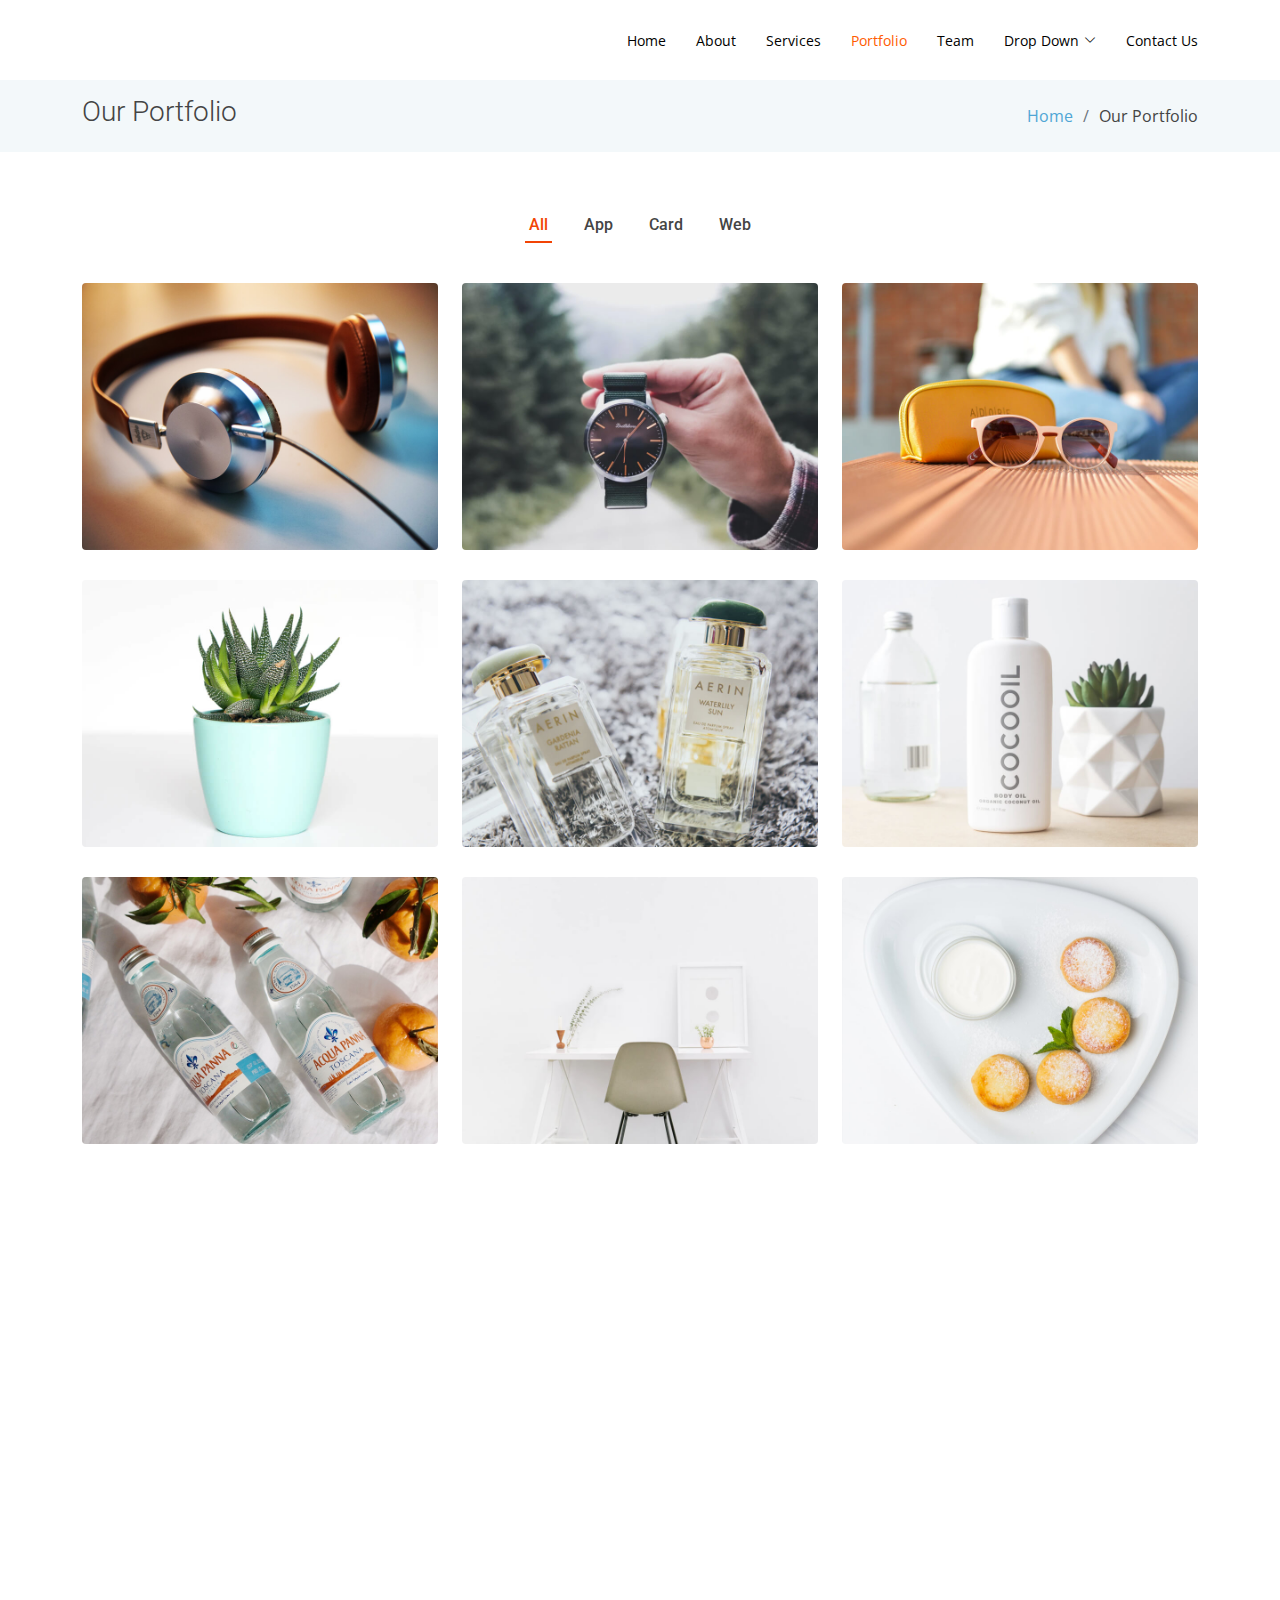
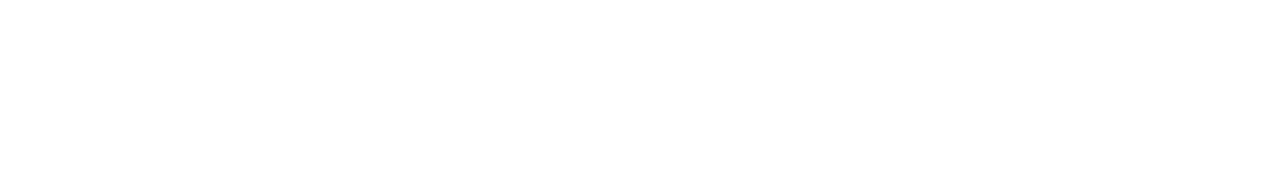
<file: portfolio.html>
<!DOCTYPE html>
<html lang="en">
  <head>
    <meta charset="utf-8" />
    <meta content="width=device-width, initial-scale=1.0" name="viewport" />

    <title>Portfolio - Mantra Overseas</title>
    <meta content="" name="description" />
    <meta content="" name="keywords" />

    <!-- Favicons -->
    <link href="assets/img/Logos/Mantra Overseas_v3.png" rel="icon" />
    <link href="assets/img/apple-touch-icon.png" rel="apple-touch-icon" />

    <!-- Google Fonts -->
    <link
      href="https://fonts.googleapis.com/css?family=Open+Sans:300,300i,400,400i,600,600i,700,700i|Roboto:300,300i,400,400i,500,500i,700,700i&display=swap"
      rel="stylesheet"
    />

    <!-- Vendor CSS Files -->
    <link href="assets/vendor/animate.css/animate.min.css" rel="stylesheet" />
    <link href="assets/vendor/aos/aos.css" rel="stylesheet" />
    <link
      href="assets/vendor/bootstrap/css/bootstrap.min.css"
      rel="stylesheet"
    />
    <link
      href="assets/vendor/bootstrap-icons/bootstrap-icons.css"
      rel="stylesheet"
    />
    <link href="assets/vendor/boxicons/css/boxicons.min.css" rel="stylesheet" />
    <link
      href="assets/vendor/glightbox/css/glightbox.min.css"
      rel="stylesheet"
    />
    <link href="assets/vendor/swiper/swiper-bundle.min.css" rel="stylesheet" />

    <!-- Template Main CSS File -->
    <link href="assets/css/style.css" rel="stylesheet" />
  </head>

  <body>
    <!-- ======= Header ======= -->
    <header id="header" class="fixed-top d-flex align-items-center">
      <div class="container d-flex justify-content-between align-items-center">
        <div class="logo">
          <h1 class="text-light">
            <a href="index.html"><span>Mantra Overseas</span></a>
          </h1>
          <!-- Uncomment below if you prefer to use an image logo -->
          <!-- <a href="index.html"><img src="assets/img/logo.png" alt="" class="img-fluid"></a>-->
        </div>

        <nav id="navbar" class="navbar">
          <ul>
            <li><a class="" href="index.html">Home</a></li>
            <li><a href="about.html">About</a></li>
            <li><a href="services.html">Services</a></li>
            <li><a class="active" href="portfolio.html">Portfolio</a></li>
            <li><a href="visa.html">Team</a></li>

            <li class="dropdown">
              <a href="#"
                ><span>Drop Down</span> <i class="bi bi-chevron-down"></i
              ></a>
              <ul>
                <li><a href="#">Drop Down 1</a></li>
                <li class="dropdown">
                  <a href="#"
                    ><span>Deep Drop Down</span>
                    <i class="bi bi-chevron-right"></i
                  ></a>
                  <ul>
                    <li><a href="#">Deep Drop Down 1</a></li>
                    <li><a href="#">Deep Drop Down 2</a></li>
                    <li><a href="#">Deep Drop Down 3</a></li>
                    <li><a href="#">Deep Drop Down 4</a></li>
                    <li><a href="#">Deep Drop Down 5</a></li>
                  </ul>
                </li>
                <li><a href="#">Drop Down 2</a></li>
                <li><a href="#">Drop Down 3</a></li>
                <li><a href="#">Drop Down 4</a></li>
              </ul>
            </li>
            <li><a href="contact.html">Contact Us</a></li>
          </ul>
          <i class="bi bi-list mobile-nav-toggle"></i>
        </nav>
        <!-- .navbar -->
      </div>
    </header>
    <!-- End Header -->

    <main id="main">
      <!-- ======= Our Portfolio Section ======= -->
      <section class="breadcrumbs">
        <div class="container">
          <div class="d-flex justify-content-between align-items-center">
            <h2>Our Portfolio</h2>
            <ol>
              <li><a href="index.html">Home</a></li>
              <li>Our Portfolio</li>
            </ol>
          </div>
        </div>
      </section>
      <!-- End Our Portfolio Section -->

      <!-- ======= Portfolio Section ======= -->
      <section class="portfolio">
        <div class="container">
          <div class="row">
            <div class="col-lg-12">
              <ul id="portfolio-flters">
                <li data-filter="*" class="filter-active">All</li>
                <li data-filter=".filter-app">App</li>
                <li data-filter=".filter-card">Card</li>
                <li data-filter=".filter-web">Web</li>
              </ul>
            </div>
          </div>

          <div
            class="row portfolio-container"
            data-aos="fade-up"
            data-aos-easing="ease-in-out"
            data-aos-duration="500"
          >
            <div class="col-lg-4 col-md-6 portfolio-wrap filter-app">
              <div class="portfolio-item">
                <img
                  src="assets/img/portfolio/portfolio-1.jpg"
                  class="img-fluid"
                  alt=""
                />
                <div class="portfolio-info">
                  <h3>App 1</h3>
                  <div>
                    <a
                      href="assets/img/portfolio/portfolio-1.jpg"
                      data-gallery="portfolioGallery"
                      class="portfolio-lightbox"
                      title="App 1"
                      ><i class="bx bx-plus"></i
                    ></a>
                    <a href="portfolio-details.html" title="Portfolio Details"
                      ><i class="bx bx-link"></i
                    ></a>
                  </div>
                </div>
              </div>
            </div>

            <div class="col-lg-4 col-md-6 portfolio-wrap filter-web">
              <div class="portfolio-item">
                <img
                  src="assets/img/portfolio/portfolio-2.jpg"
                  class="img-fluid"
                  alt=""
                />
                <div class="portfolio-info">
                  <h3>Web 3</h3>
                  <div>
                    <a
                      href="assets/img/portfolio/portfolio-2.jpg"
                      data-gallery="portfolioGallery"
                      class="portfolio-lightbox"
                      title="Web 3"
                      ><i class="bx bx-plus"></i
                    ></a>
                    <a href="portfolio-details.html" title="Portfolio Details"
                      ><i class="bx bx-link"></i
                    ></a>
                  </div>
                </div>
              </div>
            </div>

            <div class="col-lg-4 col-md-6 portfolio-wrap filter-app">
              <div class="portfolio-item">
                <img
                  src="assets/img/portfolio/portfolio-3.jpg"
                  class="img-fluid"
                  alt=""
                />
                <div class="portfolio-info">
                  <h3>App 2</h3>
                  <div>
                    <a
                      href="assets/img/portfolio/portfolio-3.jpg"
                      data-gallery="portfolioGallery"
                      class="portfolio-lightbox"
                      title="App 2"
                      ><i class="bx bx-plus"></i
                    ></a>
                    <a href="portfolio-details.html" title="Portfolio Details"
                      ><i class="bx bx-link"></i
                    ></a>
                  </div>
                </div>
              </div>
            </div>

            <div class="col-lg-4 col-md-6 portfolio-wrap filter-card">
              <div class="portfolio-item">
                <img
                  src="assets/img/portfolio/portfolio-4.jpg"
                  class="img-fluid"
                  alt=""
                />
                <div class="portfolio-info">
                  <h3>Card 2</h3>
                  <div>
                    <a
                      href="assets/img/portfolio/portfolio-4.jpg"
                      data-gallery="portfolioGallery"
                      class="portfolio-lightbox"
                      title="Card 2"
                      ><i class="bx bx-plus"></i
                    ></a>
                    <a href="portfolio-details.html" title="Portfolio Details"
                      ><i class="bx bx-link"></i
                    ></a>
                  </div>
                </div>
              </div>
            </div>

            <div class="col-lg-4 col-md-6 portfolio-wrap filter-web">
              <div class="portfolio-item">
                <img
                  src="assets/img/portfolio/portfolio-5.jpg"
                  class="img-fluid"
                  alt=""
                />
                <div class="portfolio-info">
                  <h3>Web 2</h3>
                  <div>
                    <a
                      href="assets/img/portfolio/portfolio-5.jpg"
                      data-gallery="portfolioGallery"
                      class="portfolio-lightbox"
                      title="Web 2"
                      ><i class="bx bx-plus"></i
                    ></a>
                    <a href="portfolio-details.html" title="Portfolio Details"
                      ><i class="bx bx-link"></i
                    ></a>
                  </div>
                </div>
              </div>
            </div>

            <div class="col-lg-4 col-md-6 portfolio-wrap filter-app">
              <div class="portfolio-item">
                <img
                  src="assets/img/portfolio/portfolio-6.jpg"
                  class="img-fluid"
                  alt=""
                />
                <div class="portfolio-info">
                  <h3>App 3</h3>
                  <div>
                    <a
                      href="assets/img/portfolio/portfolio-6.jpg"
                      data-gallery="portfolioGallery"
                      class="portfolio-lightbox"
                      title="App 3"
                      ><i class="bx bx-plus"></i
                    ></a>
                    <a href="portfolio-details.html" title="Portfolio Details"
                      ><i class="bx bx-link"></i
                    ></a>
                  </div>
                </div>
              </div>
            </div>

            <div class="col-lg-4 col-md-6 portfolio-wrap filter-card">
              <div class="portfolio-item">
                <img
                  src="assets/img/portfolio/portfolio-7.jpg"
                  class="img-fluid"
                  alt=""
                />
                <div class="portfolio-info">
                  <h3>Card 1</h3>
                  <div>
                    <a
                      href="assets/img/portfolio/portfolio-7.jpg"
                      data-gallery="portfolioGallery"
                      class="portfolio-lightbox"
                      title="Card 1"
                      ><i class="bx bx-plus"></i
                    ></a>
                    <a href="portfolio-details.html" title="Portfolio Details"
                      ><i class="bx bx-link"></i
                    ></a>
                  </div>
                </div>
              </div>
            </div>

            <div class="col-lg-4 col-md-6 portfolio-wrap filter-card">
              <div class="portfolio-item">
                <img
                  src="assets/img/portfolio/portfolio-8.jpg"
                  class="img-fluid"
                  alt=""
                />
                <div class="portfolio-info">
                  <h3>Card 3</h3>
                  <div>
                    <a
                      href="assets/img/portfolio/portfolio-8.jpg"
                      data-gallery="portfolioGallery"
                      class="portfolio-lightbox"
                      title="Card 3"
                      ><i class="bx bx-plus"></i
                    ></a>
                    <a href="portfolio-details.html" title="Portfolio Details"
                      ><i class="bx bx-link"></i
                    ></a>
                  </div>
                </div>
              </div>
            </div>

            <div class="col-lg-4 col-md-6 portfolio-wrap filter-web">
              <div class="portfolio-item">
                <img
                  src="assets/img/portfolio/portfolio-9.jpg"
                  class="img-fluid"
                  alt=""
                />
                <div class="portfolio-info">
                  <h3>Web 1</h3>
                  <div>
                    <a
                      href="assets/img/portfolio/portfolio-9.jpg"
                      data-gallery="portfolioGallery"
                      class="portfolio-lightbox"
                      title="Web 1"
                      ><i class="bx bx-plus"></i
                    ></a>
                    <a href="portfolio-details.html" title="Portfolio Details"
                      ><i class="bx bx-link"></i
                    ></a>
                  </div>
                </div>
              </div>
            </div>
          </div>
        </div>
      </section>
      <!-- End Portfolio Section -->
    </main>
    <!-- End #main -->

    <!-- ======= Footer ======= -->
    <footer
      id="footer"
      data-aos="fade-up"
      data-aos-easing="ease-in-out"
      data-aos-duration="500"
    >
      <div class="footer-top">
        <div class="container">
          <div class="row">
            <div class="col-lg-3 col-md-6 footer-links">
              <h4>Useful Links</h4>
              <ul>
                <li>
                  <i class="bx bx-chevron-right"></i>
                  <a href="index.html">Home</a>
                </li>
                <li>
                  <i class="bx bx-chevron-right"></i>
                  <a href="about.html">About us</a>
                </li>
                <li>
                  <i class="bx bx-chevron-right"></i>
                  <a href="services.html">Services</a>
                </li>

                <li>
                  <i class="bx bx-chevron-right"></i>
                  <a href="contact.html">Contact Us</a>
                </li>
              </ul>
            </div>

            <div class="col-lg-3 col-md-6 footer-links">
              <h4>Study Abroad</h4>
              <ul>
                <li><i class="bx bx-chevron-right"></i> <a href="#">USA</a></li>
                <li>
                  <i class="bx bx-chevron-right"></i>
                  <a href="#">Canada</a>
                </li>
                <li>
                  <i class="bx bx-chevron-right"></i>
                  <a href="#">UK</a>
                </li>
                <li>
                  <i class="bx bx-chevron-right"></i> <a href="#">Australia</a>
                </li>
                <li>
                  <i class="bx bx-chevron-right"></i>
                  <a href="#">New Zealand</a>
                </li>
              </ul>
            </div>

            <div class="col-lg-3 col-md-6 footer-contact">
              <h4>Contact Us</h4>
              <p>
                Chhani, Baroda <br />
                Vadodara, Gujarat 380000<br />
                India <br /><br />
                <strong>Phone:</strong> +91 81288167822<br />
                <strong>Email:</strong> admin@mantraoverseas.com<br />
              </p>
            </div>

            <div class="col-lg-3 col-md-6 footer-info">
              <h3>About Mantra Overseas</h3>
              <p>Make Your Dreams Come True..!!</p>
              <div class="social-links mt-3">
                <a href="#" class="twitter"><i class="bx bxl-twitter"></i></a>
                <a href="#" class="facebook"><i class="bx bxl-facebook"></i></a>
                <a href="#" class="instagram"
                  ><i class="bx bxl-instagram"></i
                ></a>
                <a href="#" class="linkedin"><i class="bx bxl-linkedin"></i></a>
              </div>
            </div>
          </div>
        </div>
      </div>

      <div class="container">
        <div class="copyright">
          &copy; Copyright <strong><span>Mantra Overseas</span></strong
          >. All Rights Reserved
        </div>
        <div class="credits">
          <!-- All the links in the footer should remain intact. -->
          <!-- You can delete the links only if you purchased the pro version. -->
          <!-- Licensing information: https://bootstrapmade.com/license/ -->
          <!-- Purchase the pro version with working PHP/AJAX contact form: https://bootstrapmade.com/free-bootstrap-template-corporate-Mantra Overseas/ -->
          Designed by <a href="https://google.com/">KiVruWebCrafters</a>
        </div>
      </div>
    </footer>
    <!-- End Footer -->

    <a
      href="#"
      class="back-to-top d-flex align-items-center justify-content-center"
      ><i class="bi bi-arrow-up-short"></i
    ></a>

    <!-- Vendor JS Files -->
    <script src="assets/vendor/purecounter/purecounter_vanilla.js"></script>
    <script src="assets/vendor/aos/aos.js"></script>
    <script src="assets/vendor/bootstrap/js/bootstrap.bundle.min.js"></script>
    <script src="assets/vendor/glightbox/js/glightbox.min.js"></script>
    <script src="assets/vendor/isotope-layout/isotope.pkgd.min.js"></script>
    <script src="assets/vendor/swiper/swiper-bundle.min.js"></script>
    <script src="assets/vendor/waypoints/noframework.waypoints.js"></script>
    <script src="assets/vendor/php-email-form/validate.js"></script>

    <!-- Template Main JS File -->
    <script src="assets/js/main.js"></script>
  </body>
</html>
</file>
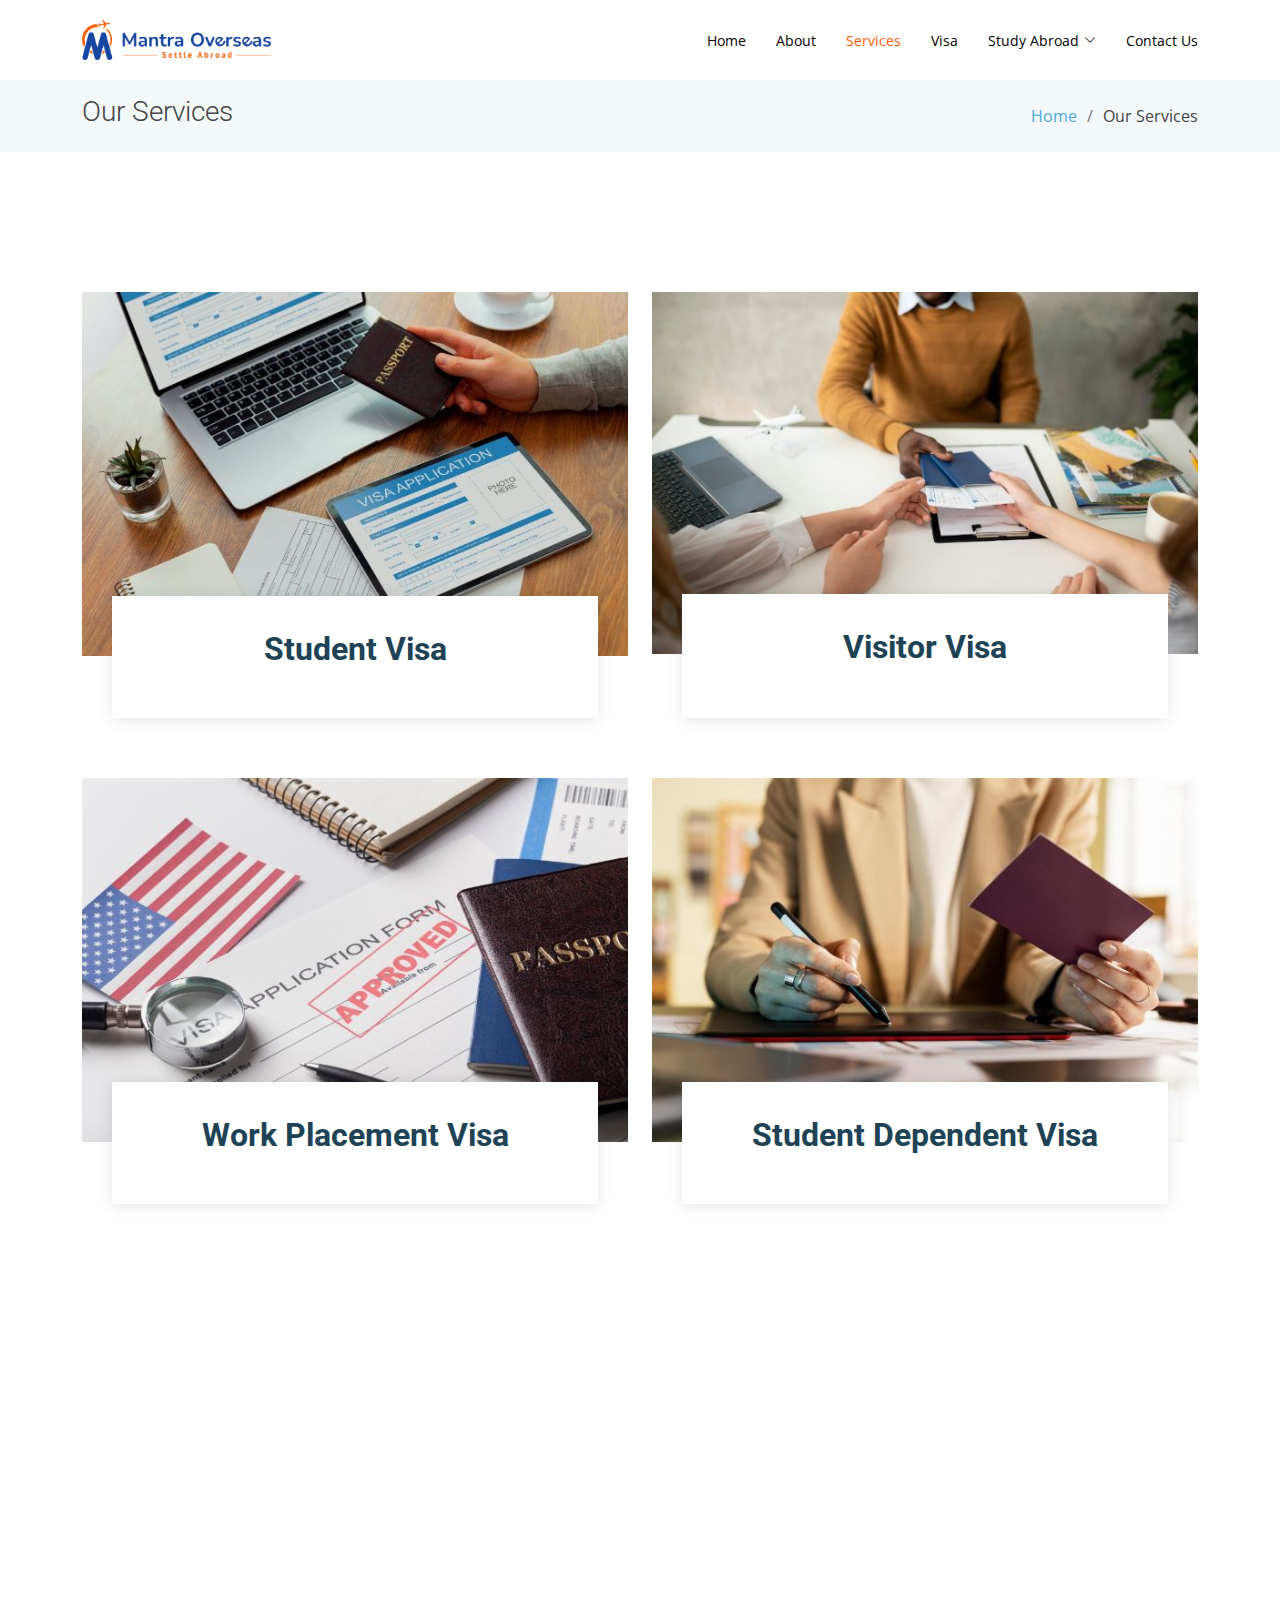
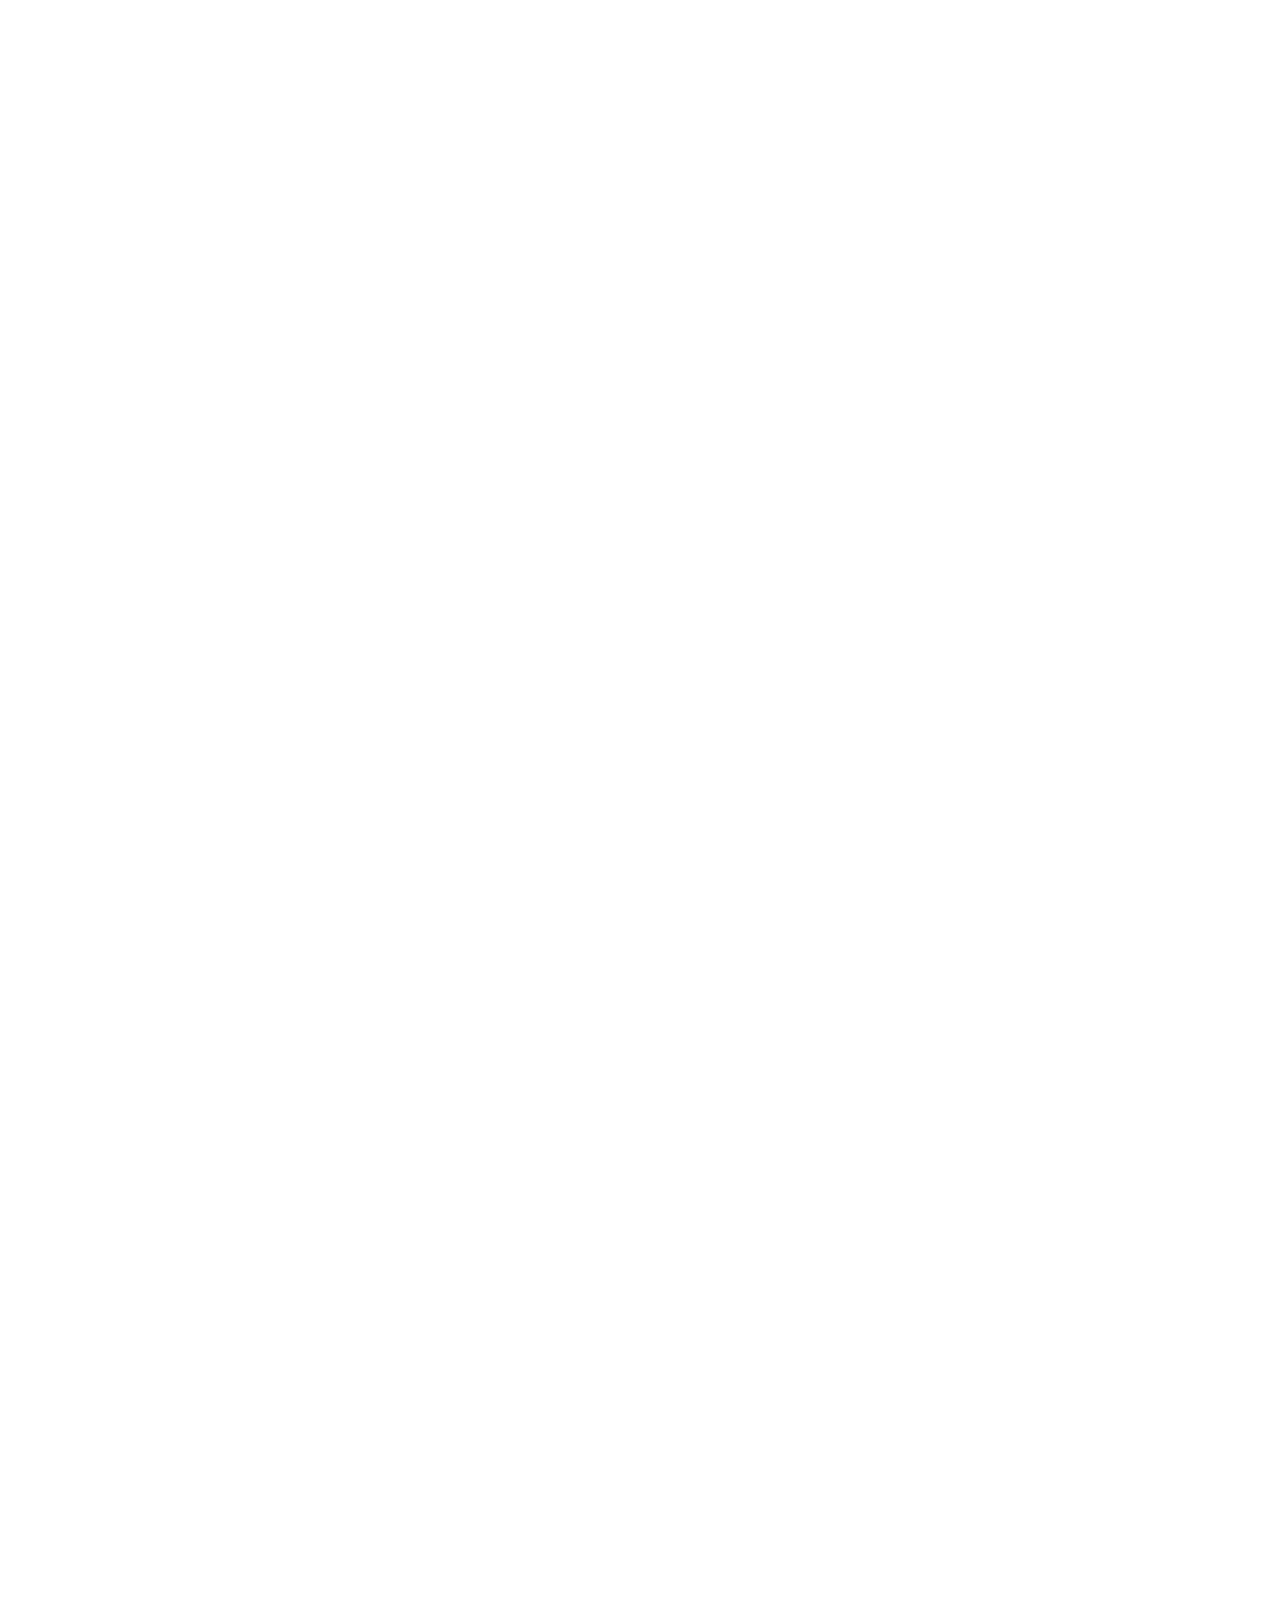
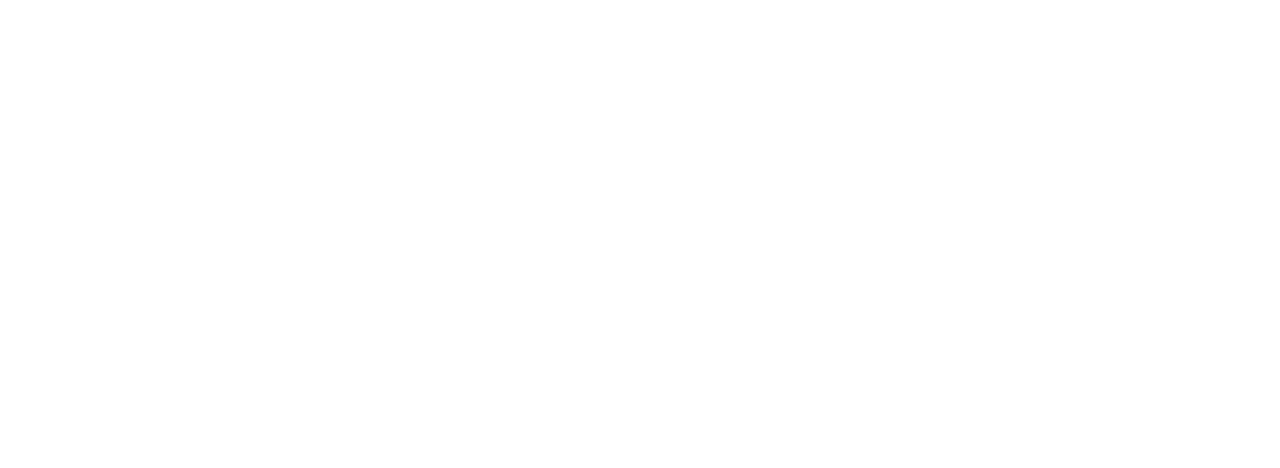
<file: services.html>
<!DOCTYPE html>
<html lang="en">
  <head>
    <meta charset="utf-8" />
    <meta content="width=device-width, initial-scale=1.0" name="viewport" />

    <title>Services - Mantra Overseas</title>
    <meta content="" name="description" />
    <meta content="" name="keywords" />

    <!-- Favicons -->
    <link href="assets/img/Logos/Mantra Overseas_v3.png" rel="icon" />
    <link href="assets/img/apple-touch-icon.png" rel="apple-touch-icon" />

    <!-- Google Fonts -->
    <link
      href="https://fonts.googleapis.com/css?family=Open+Sans:300,300i,400,400i,600,600i,700,700i|Roboto:300,300i,400,400i,500,500i,700,700i&display=swap"
      rel="stylesheet"
    />

    <!-- Vendor CSS Files -->
    <link href="assets/vendor/animate.css/animate.min.css" rel="stylesheet" />
    <link href="assets/vendor/aos/aos.css" rel="stylesheet" />
    <link
      href="assets/vendor/bootstrap/css/bootstrap.min.css"
      rel="stylesheet"
    />
    <link
      href="assets/vendor/bootstrap-icons/bootstrap-icons.css"
      rel="stylesheet"
    />
    <link href="assets/vendor/boxicons/css/boxicons.min.css" rel="stylesheet" />
    <link
      href="assets/vendor/glightbox/css/glightbox.min.css"
      rel="stylesheet"
    />
    <link href="assets/vendor/swiper/swiper-bundle.min.css" rel="stylesheet" />

    <!-- Template Main CSS File -->
    <link href="assets/css/style.css" rel="stylesheet" />
  </head>

  <body>
    <!-- ======= Header ======= -->
    <header id="header" class="fixed-top d-flex align-items-center">
      <div class="container d-flex justify-content-between align-items-center">
        <div class="logo">
          <!-- <h1 class="text-light">
            <a href="index.html"><span>Mantra Overseas</span></a>
          </h1> -->
          <!-- Uncomment below if you prefer to use an image logo -->
          <a href="index.html"
            ><img
              src="assets/img/Logos/Mantra Overseas_v2.png"
              alt=""
              class="img-fluid"
          /></a>
        </div>

        <nav id="navbar" class="navbar">
          <ul>
            <li><a href="index.html">Home</a></li>
            <li><a href="about.html">About</a></li>
            <li><a class="active" href="services.html">Services</a></li>

            <li><a href="visa.html">Visa</a></li>

            <li class="dropdown">
              <a href="study-abroad.html"
                ><span>Study Abroad</span> <i class="bi bi-chevron-down"></i
              ></a>
              <ul>
                <li><a href="study-abroad.html">USA</a></li>
                <li><a href="study-abroad.html">Canada</a></li>
                <li><a href="study-abroad.html">UK</a></li>
                <li><a href="study-abroad.html">Australia</a></li>
                <li><a href="study-abroad.html">New Zealand</a></li>
              </ul>
            </li>
            <li><a href="contact.html">Contact Us</a></li>
          </ul>
          <i class="bi bi-list mobile-nav-toggle"></i>
        </nav>
        <!-- .navbar -->
      </div>
    </header>
    <!-- End Header -->

    <main id="main">
      <!-- ======= Our Services Section ======= -->
      <section class="breadcrumbs">
        <div class="container">
          <div class="d-flex justify-content-between align-items-center">
            <h2>Our Services</h2>
            <ol>
              <li><a href="index.html">Home</a></li>
              <li>Our Services</li>
            </ol>
          </div>
        </div>
      </section>
      <!-- End Our Services Section -->

      <!-- ======= Services Section ======= -->
      <section class="services">
        <div class="container">
          <!-- <div class="row">
            <div
              class="col-md-6 col-lg-3 d-flex align-items-stretch"
              data-aos="fade-up"
            >
              <div class="icon-box icon-box-pink">
                <div class="icon"><i class="bx bxl-dribbble"></i></div>
                <h4 class="title"><a href="">Lorem Ipsum</a></h4>
                <p class="description">
                  Voluptatum deleniti atque corrupti quos dolores et quas
                  molestias excepturi sint occaecati cupiditate non provident
                </p>
              </div>
            </div>

            <div
              class="col-md-6 col-lg-3 d-flex align-items-stretch"
              data-aos="fade-up"
              data-aos-delay="100"
            >
              <div class="icon-box icon-box-cyan">
                <div class="icon"><i class="bx bx-file"></i></div>
                <h4 class="title"><a href="">Sed ut perspiciatis</a></h4>
                <p class="description">
                  Duis aute irure dolor in reprehenderit in voluptate velit esse
                  cillum dolore eu fugiat nulla pariatur
                </p>
              </div>
            </div>

            <div
              class="col-md-6 col-lg-3 d-flex align-items-stretch"
              data-aos="fade-up"
              data-aos-delay="200"
            >
              <div class="icon-box icon-box-green">
                <div class="icon"><i class="bx bx-tachometer"></i></div>
                <h4 class="title"><a href="">Magni Dolores</a></h4>
                <p class="description">
                  Excepteur sint occaecat cupidatat non proident, sunt in culpa
                  qui officia deserunt mollit anim id est laborum
                </p>
              </div>
            </div>

            <div
              class="col-md-6 col-lg-3 d-flex align-items-stretch"
              data-aos="fade-up"
              data-aos-delay="200"
            >
              <div class="icon-box icon-box-blue">
                <div class="icon"><i class="bx bx-world"></i></div>
                <h4 class="title"><a href="">Nemo Enim</a></h4>
                <p class="description">
                  At vero eos et accusamus et iusto odio dignissimos ducimus qui
                  blanditiis praesentium voluptatum deleniti atque
                </p>
              </div>
            </div>
          </div> -->
        </div>
      </section>
      <!-- End Services Section -->

      <!-- ======= Why Us Section ======= -->
      <!-- <section
        class="why-us section-bg"
        data-aos="fade-up"
        date-aos-delay="200"
      >
        <div class="container">
          <div class="row">
            <div class="col-lg-6 video-box">
              <img src="assets/img/why-us.jpg" class="img-fluid" alt="" />
              <a
                href="https://www.youtube.com/watch?v=jDDaplaOz7Q"
                class="venobox play-btn mb-4"
                data-vbtype="video"
                data-autoplay="true"
              ></a>
            </div>

            <div class="col-lg-6 d-flex flex-column justify-content-center p-5">
              <div class="icon-box">
                <div class="icon"><i class="bx bx-fingerprint"></i></div>
                <h4 class="title"><a href="">Lorem Ipsum</a></h4>
                <p class="description">
                  Voluptatum deleniti atque corrupti quos dolores et quas
                  molestias excepturi sint occaecati cupiditate non provident
                </p>
              </div>

              <div class="icon-box">
                <div class="icon"><i class="bx bx-gift"></i></div>
                <h4 class="title"><a href="">Nemo Enim</a></h4>
                <p class="description">
                  At vero eos et accusamus et iusto odio dignissimos ducimus qui
                  blanditiis praesentium voluptatum deleniti atque
                </p>
              </div>
            </div>
          </div>
        </div>
      </section> -->
      <!-- End Why Us Section -->

      <!-- ======= Service Details Section ======= -->
      <section class="service-details">
        <div class="container">
          <div class="row">
            <div class="col-md-6 d-flex align-items-stretch" data-aos="fade-up">
              <div class="card">
                <div class="card-img">
                  <img src="assets/img/Student visa.jpeg" alt="..." />
                </div>
                <div class="card-body">
                  <h2 class="card-title"><a href="#">Student Visa</a></h2>
                </div>
              </div>
            </div>
            <div class="col-md-6 d-flex align-items-stretch" data-aos="fade-up">
              <div class="card">
                <div class="card-img">
                  <img src="assets/img/visitor visa.jpeg" alt="..." />
                </div>
                <div class="card-body">
                  <h2 class="card-title"><a href="#">Visitor Visa</a></h2>
                </div>
              </div>
            </div>
            <div class="col-md-6 d-flex align-items-stretch" data-aos="fade-up">
              <div class="card">
                <div class="card-img">
                  <img src="assets/img/Work placement.jpeg" alt="..." />
                </div>
                <div class="card-body">
                  <h2 class="card-title">
                    <a href="#">Work Placement Visa</a>
                  </h2>
                </div>
              </div>
            </div>
            <div class="col-md-6 d-flex align-items-stretch" data-aos="fade-up">
              <div class="card">
                <div class="card-img">
                  <img src="assets/img/Student dependent.jpeg" alt="..." />
                </div>
                <div class="card-body">
                  <h2 class="card-title">
                    <a href="#">Student Dependent Visa</a>
                  </h2>
                </div>
              </div>
            </div>
            <div class="col-md-6 d-flex align-items-stretch" data-aos="fade-up">
              <div class="card">
                <div class="card-img">
                  <img src="assets/img/PR visa.jpeg" alt="..." />
                </div>
                <div class="card-body">
                  <h2 class="card-title">
                    <a href="#">Permanent Residency Visa</a>
                  </h2>
                </div>
              </div>
            </div>
            <div class="col-md-6 d-flex align-items-stretch" data-aos="fade-up">
              <div class="card">
                <div class="card-img">
                  <img src="assets/img/Air tckt.jpeg" alt="..." />
                </div>
                <div class="card-body">
                  <h2 class="card-title">
                    <a href="#">International Air Ticket</a>
                  </h2>
                </div>
              </div>
            </div>
          </div>
        </div>
      </section>
      <!-- End Service Details Section -->

      <!-- ======= Pricing Section ======= -->
      <section class="pricing section-bg" data-aos="fade-up">
        <div class="container">
          <div class="section-title">
            <h2>Services</h2>
            <p>
              We dispel all myths of students related to the choice of
              university, career, etc. and provide them with vital information.
              We maintain transparency throughout the process of admission. We
              offer invaluable counselling, inevitable visa and fiscal guidance,
              all FREE of cost for successful enrolment. We encourage
              efficacious faculty-student interaction. We diagnose student’s
              difficulties personally and give them remedies without delay. We
              offer enough mock tests to instill confidence in students.
            </p>
          </div>

          <div class="d-flex justify-content-center ser-det">
            <div class="col-lg-4 box-mar box" data-aos="fade-down-right">
              <h3>Service</h3>
              <h4>Personalize <span>Counsiling</span></h4>
              <ul>
                <li>
                  <i class="bx bx-check"></i> A licensed and experienced &
                  trusted Counselor
                </li>
                <li>
                  <i class="bx bx-check"></i> Individual Counseling & Couples
                  Counseling
                </li>
                <li>
                  <i class="bx bx-check"></i> Specialized Services: We offer
                  specialized counseling for all types of visa and countries.
                </li>
                <li>
                  <i class="bx bx-check"></i> Take the First Step Towards a
                  Better Tomorrow
                </li>
              </ul>
            </div>

            <div class="col-lg-4 box-mar box" data-aos="fade-down-left">
              <h3>Service</h3>
              <h4>Admission<span></span></h4>
              <ul>
                <li><i class="bx bx-check"></i> Expert Guidance</li>
                <li><i class="bx bx-check"></i> Tailored Solutions</li>
                <li><i class="bx bx-check"></i> Global Network</li>
                <li>
                  <i class="bx bx-check"></i> University and Program Selection
                </li>
                <li><i class="bx bx-check"></i> Application Assistance</li>
              </ul>
            </div>
          </div>
          <div class="d-flex justify-content-center ser-det">
            <div class="col-lg-4 box-mar box" data-aos="fade-up-right">
              <h3>Service</h3>
              <h4>Application<span>Assitance</span></h4>
              <ul>
                <li><i class="bx bx-check"></i> Expertise</li>
                <li><i class="bx bx-check"></i> Personalized Support</li>
                <li>
                  <i class="bx bx-check"></i> University and Program Selection
                </li>
                <li>
                  <i class="bx bx-check"></i>
                  <span>Application Strategy</span>
                </li>
                <li>
                  <i class="bx bx-check"></i>
                  <span>Document Preparation</span>
                </li>
              </ul>
            </div>

            <div class="col-lg-4 box-mar box" data-aos="fade-up-left">
              <h3>Service</h3>
              <h4>Visa<span>Processing</span></h4>
              <ul>
                <li>
                  <i class="bx bx-check"></i> Ensure a smooth visa application
                  experience.
                </li>
                <li><i class="bx bx-check"></i> Financial Planning</li>
                <li><i class="bx bx-check"></i> Interview Coaching</li>
                <li><i class="bx bx-check"></i> Application Tracking</li>
                <li>
                  <i class="bx bx-check"></i> Don't let borders limit your
                  educational aspirations
                </li>
              </ul>
            </div>
          </div>
        </div>
      </section>
      <!-- End Pricing Section -->
    </main>
    <!-- End #main -->

    <!-- ======= Footer ======= -->
    <footer
      id="footer"
      data-aos="fade-up"
      data-aos-easing="ease-in-out"
      data-aos-duration="500"
    >
      <div class="footer-top">
        <div class="container">
          <div class="row">
            <div class="col-lg-3 col-md-6 footer-links">
              <h4>Useful Links</h4>
              <ul>
                <li>
                  <i class="bx bx-chevron-right"></i>
                  <a href="index.html">Home</a>
                </li>
                <li>
                  <i class="bx bx-chevron-right"></i>
                  <a href="about.html">About us</a>
                </li>
                <li>
                  <i class="bx bx-chevron-right"></i>
                  <a href="services.html">Services</a>
                </li>

                <li>
                  <i class="bx bx-chevron-right"></i>
                  <a href="contact.html">Contact Us</a>
                </li>
              </ul>
            </div>

            <div class="col-lg-3 col-md-6 footer-links">
              <h4>Study Abroad</h4>
              <ul>
                <li><i class="bx bx-chevron-right"></i> <a href="#">USA</a></li>
                <li>
                  <i class="bx bx-chevron-right"></i>
                  <a href="#">Canada</a>
                </li>
                <li>
                  <i class="bx bx-chevron-right"></i>
                  <a href="#">UK</a>
                </li>
                <li>
                  <i class="bx bx-chevron-right"></i> <a href="#">Australia</a>
                </li>
                <li>
                  <i class="bx bx-chevron-right"></i>
                  <a href="#">New Zealand</a>
                </li>
              </ul>
            </div>

            <div class="col-lg-3 col-md-6 footer-contact">
              <h4>Contact Us</h4>
              <p>
                G-7 Sovereign Shoppers <br />
                beside Sindhu Seva Samiti School <br />
                Anand Mahal Road,Adajan <br />
                Surat, Gujarat 395009<br />
                India <br /><br />
                <a href="tel:+919081616400" style="color: #fff" class="pm-hover"
                  ><strong>Phone:</strong> +91 90816 16400</a
                ><br />
                <a href="mailto:admin@mantraoverseas.com" style="color: #fff"
                  ><strong>Email:</strong> admin@mantraoverseas.com</a
                ><br />
              </p>
            </div>

            <div class="col-lg-3 col-md-6 footer-info">
              <h3>About Mantra Overseas</h3>
              <p>Make Your Dreams Come True..!!</p>
              <div class="social-links mt-3">
                <a href="#" class="twitter"><i class="bx bxl-twitter"></i></a>
                <a href="#" class="facebook"><i class="bx bxl-facebook"></i></a>
                <a href="#" class="instagram"
                  ><i class="bx bxl-instagram"></i
                ></a>
                <a href="#" class="linkedin"><i class="bx bxl-linkedin"></i></a>
              </div>
            </div>
          </div>
        </div>
      </div>

      <div class="container">
        <div class="copyright">
          &copy; Copyright <strong><span>Mantra Overseas</span></strong
          >. All Rights Reserved
        </div>
        <div class="credits">
          <!-- All the links in the footer should remain intact. -->
          <!-- You can delete the links only if you purchased the pro version. -->
          <!-- Licensing information: https://bootstrapmade.com/license/ -->
          <!-- Purchase the pro version with working PHP/AJAX contact form: https://bootstrapmade.com/free-bootstrap-template-corporate-Mantra Overseas/ -->
          Designed by <a href="https://google.com/">KiVruWebCrafters</a>
        </div>
      </div>
    </footer>
    <!-- End Footer -->

    <a
      href="#"
      class="back-to-top d-flex align-items-center justify-content-center"
      ><i class="bi bi-arrow-up-short"></i
    ></a>

    <!-- Vendor JS Files -->
    <script src="assets/vendor/purecounter/purecounter_vanilla.js"></script>
    <script src="assets/vendor/aos/aos.js"></script>
    <script src="assets/vendor/bootstrap/js/bootstrap.bundle.min.js"></script>
    <script src="assets/vendor/glightbox/js/glightbox.min.js"></script>
    <script src="assets/vendor/isotope-layout/isotope.pkgd.min.js"></script>
    <script src="assets/vendor/swiper/swiper-bundle.min.js"></script>
    <script src="assets/vendor/waypoints/noframework.waypoints.js"></script>
    <script src="assets/vendor/php-email-form/validate.js"></script>

    <!-- Template Main JS File -->
    <script src="assets/js/main.js"></script>
  </body>
</html>
</file>
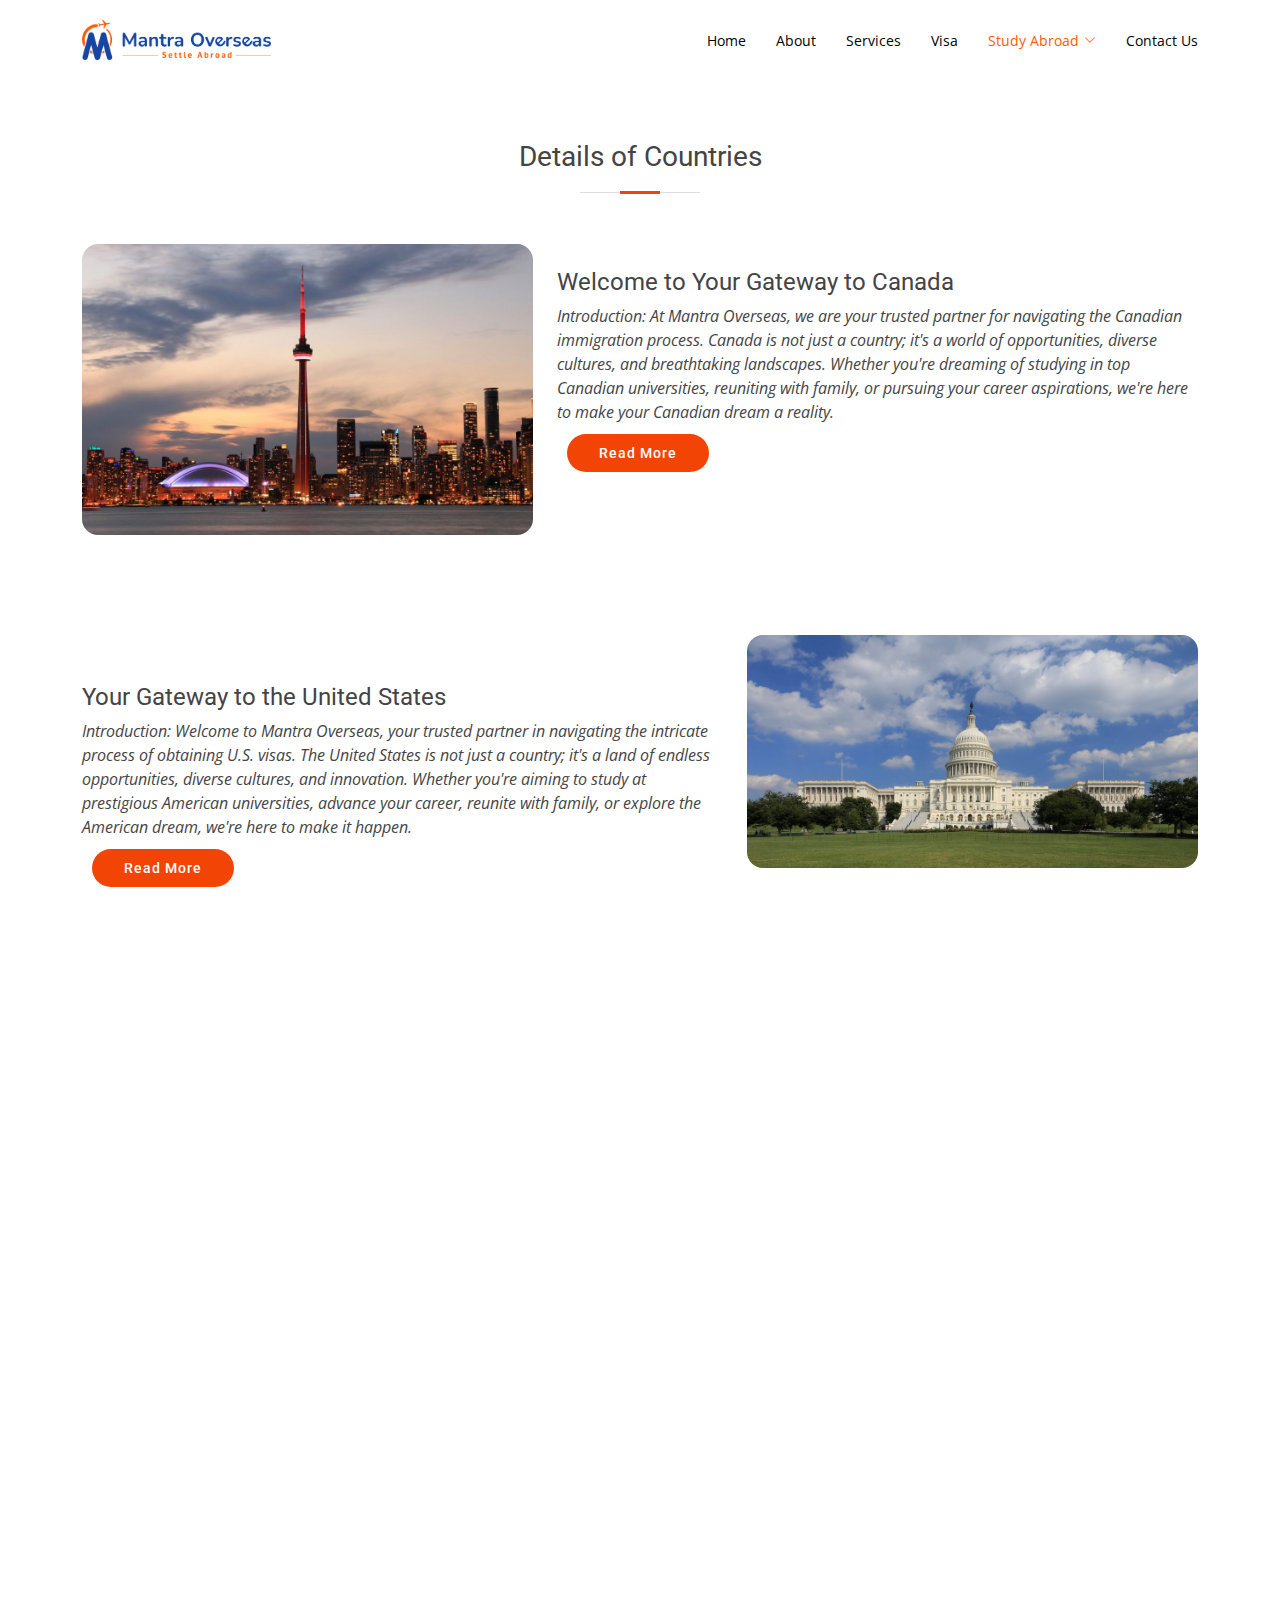
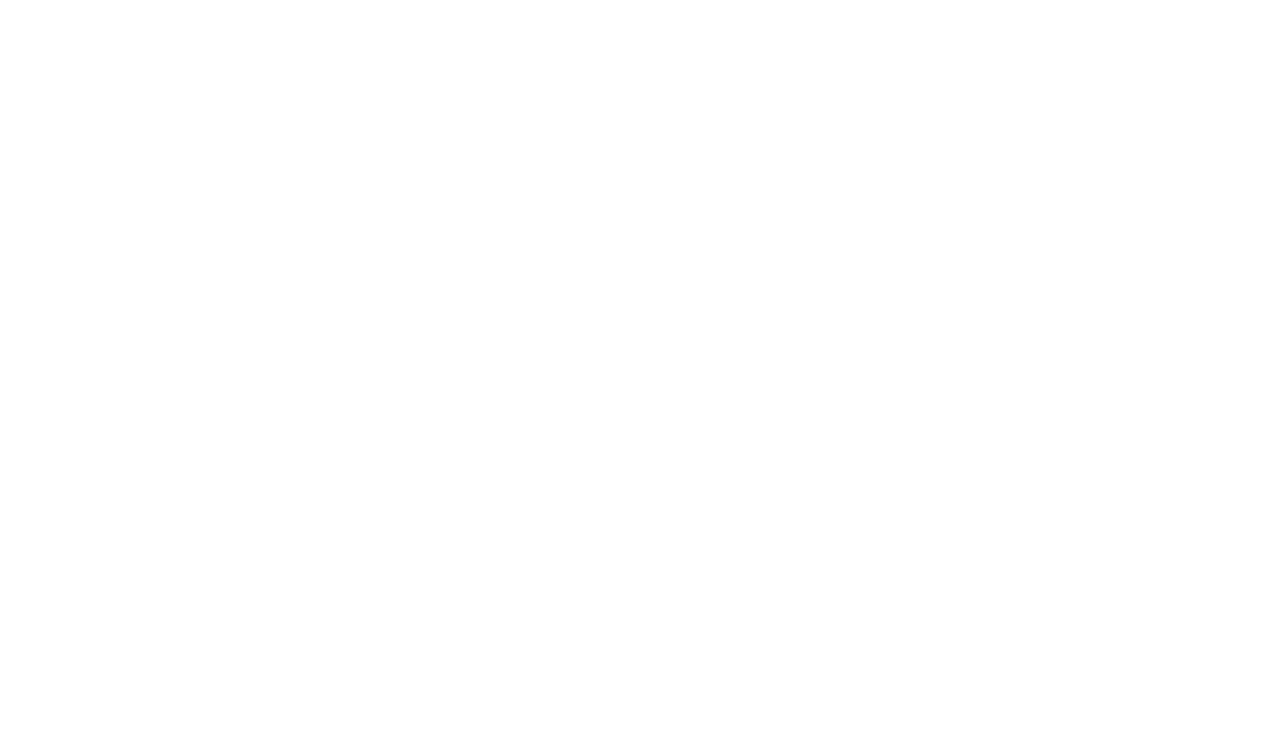
<file: study-abroad.html>
<!DOCTYPE html>
<html lang="en">
  <head>
    <meta charset="utf-8" />
    <meta content="width=device-width, initial-scale=1.0" name="viewport" />

    <title>Blog - Mantra Overseas  </title>
    <meta content="" name="description" />
    <meta content="" name="keywords" />

    <!-- Favicons -->
    <link href="assets/img/Logos/Mantra Overseas_v3.png" rel="icon" />
    <link href="assets/img/apple-touch-icon.png" rel="apple-touch-icon" />

    <!-- Google Fonts -->
    <link
      href="https://fonts.googleapis.com/css?family=Open+Sans:300,300i,400,400i,600,600i,700,700i|Roboto:300,300i,400,400i,500,500i,700,700i&display=swap"
      rel="stylesheet"
    />

    <!-- Vendor CSS Files -->
    <link href="assets/vendor/animate.css/animate.min.css" rel="stylesheet" />
    <link href="assets/vendor/aos/aos.css" rel="stylesheet" />
    <link
      href="assets/vendor/bootstrap/css/bootstrap.min.css"
      rel="stylesheet"
    />
    <link
      href="assets/vendor/bootstrap-icons/bootstrap-icons.css"
      rel="stylesheet"
    />
    <link href="assets/vendor/boxicons/css/boxicons.min.css" rel="stylesheet" />
    <link
      href="assets/vendor/glightbox/css/glightbox.min.css"
      rel="stylesheet"
    />
    <link href="assets/vendor/swiper/swiper-bundle.min.css" rel="stylesheet" />

    <!-- Template Main CSS File -->
    <link href="assets/css/style.css" rel="stylesheet" />

     
  </head>

  <body>
    <!-- ======= Header ======= -->
    <header
      id="header"
      class="fixed-top d-flex align-items-center header-transparent"
    >
      <div class="container d-flex justify-content-between align-items-center">
        <div class="logo">
          <!-- <h1 class="text-light">
            <a href="index.html"><span>Mantra Overseas</span></a>
          </h1> -->
          <!-- Uncomment below if you prefer to use an image logo -->
          <a href="index.html"
            ><img
              src="assets/img/Logos/Mantra Overseas_v2.png"
              alt=""
              class="img-fluid"
          /></a>
        </div>

        <nav id="navbar" class="navbar">
          <ul>
            <li><a href="index.html">Home</a></li>
            <li><a href="about.html">About</a></li>
            <li><a href="services.html">Services</a></li>

            <li><a href="visa.html">Visa</a></li>

            <li class="dropdown">
              <a class="active" href="study-abroad.html"
                ><span>Study Abroad</span> <i class="bi bi-chevron-down"></i
              ></a>
              <ul>
                <li><a href="study-abroad.html">USA</a></li>
                <li><a href="study-abroad.html">Canada</a></li>
                <li><a href="study-abroad.html">UK</a></li>
                <li><a href="study-abroad.html">Australia</a></li>
                <li><a href="study-abroad.html">New Zealand</a></li>
              </ul>
            </li>
            <li><a href="contact.html">Contact Us</a></li>
          </ul>
          <i class="bi bi-list mobile-nav-toggle"></i>
        </nav>
        <!-- .navbar -->
      </div>
    </header>
    <!-- End Header -->

    <main id="main">
      <section class="features">
        <div class="container">
          <div class="section-title">
            <h2>Details of Countries</h2>
          </div>

          <div class="row" data-aos="fade-up">
            <div class="col-md-5">
              <img
                src="assets/img/con-details/det-canada.jpg"
                class="img-fluid"
                alt=""
                style="border-radius: var(--bs-border-radius-xl) !important"
              />
            </div>
            <div class="col-md-7 pt-4">
              <h3>Welcome to Your Gateway to Canada</h3>
              <p class="fst-italic">
                Introduction: At Mantra Overseas, we are your trusted partner
                for navigating the Canadian immigration process. Canada is not
                just a country; it's a world of opportunities, diverse cultures,
                and breathtaking landscapes. Whether you're dreaming of studying
                in top Canadian universities, reuniting with family, or pursuing
                your career aspirations, we're here to make your Canadian dream
                a reality.
                <br />
                <button
                class="btn-study-abroad"  data-bs-toggle="modal"
                data-bs-target="#canadaModal"
                type="button"
                  name="canada-btn"
                  id="canada-btn"
                >
                  Read More
                </button>
                <!-- The Modal -->
                <div
        class="modal fade"
        id="canadaModal"
        tabindex="-1"
        role="dialog"
        aria-labelledby="exampleModalLongTitle"
        aria-hidden="true"
      >
        <div class="modal-dialog" role="document">
          <div class="modal-content">
            <div class="modal-header">
              <h5 class="modal-title" id="exampleModalLongTitle">
                Canada
              </h5>
              
                
              </button>
            </div>
            <div class="modal-body">
              <p class="fst-italic">
                Introduction: At Mantra Overseas, we are your trusted partner
                for navigating the Canadian immigration process. Canada is not
                just a country; it's a world of opportunities, diverse cultures,
                and breathtaking landscapes. Whether you're dreaming of studying
                in top Canadian universities, reuniting with family, or pursuing
                your career aspirations, we're here to make your Canadian dream
                a reality.
                <br />
                <br />
                Study in Canada: Canada is home to world-renowned educational
                institutions that offer top-quality education. We specialize in
                helping students secure study permits, choose the right
                programs, and provide guidance throughout their academic
                journey.
                <br />
                <br />
                Work in Canada: Canada's robust job market welcomes skilled
                professionals from around the globe. Our team assists with
                securing work permits and ensuring a smooth transition to your
                new career in Canada.
                <br />
                <br />
                Family Reunification: Reuniting with loved ones is a heartfelt
                desire for many. We simplify the process of obtaining family
                visas and provide support every step of the way. Visitor Visas:
                Exploring Canada's natural beauty, vibrant cities, and rich
                culture is an unforgettable experience. We assist in obtaining
                visitor visas to make your Canadian vacation memorable.
                <br />
                <br />
                Express Entry: Canada's Express Entry system is a fast-track
                route to permanent residency for skilled workers. Our experts
                navigate the complex application process to enhance your chances
                of success.
                <br />
                <br />
                Provincial Nominee Programs (PNPs): Each Canadian province has
                unique immigration programs. We analyze your qualifications and
                aspirations to find the PNP that suits you best.
              </p>
            </div>
            
          </div>
        </div>
                </div>
              </p>
              <!-- <ul>
                <li>
                  <i class="bi bi-check"></i> Ullamco laboris nisi ut aliquip ex
                  ea commodo consequat.
                </li>
                <li>
                  <i class="bi bi-check"></i> Duis aute irure dolor in
                  reprehenderit in voluptate velit.
                </li>
              </ul> -->
            </div>
          </div>

          <div class="row" data-aos="fade-up">
            <div class="col-md-5 order-1 order-md-2">
              <img
                src="assets/img/con-details/det-usa.jpg"
                class="img-fluid"
                alt=""
                style="border-radius: var(--bs-border-radius-xl) !important"
              />
            </div>
            <div class="col-md-7 pt-5 order-2 order-md-1">
              <h3>Your Gateway to the United States</h3>
              <p class="fst-italic">
                Introduction:
Welcome to Mantra Overseas, your trusted partner in navigating the intricate process of obtaining U.S. visas. The United States is not just a country; it's a land of endless opportunities, diverse cultures, and innovation. Whether you're aiming to study at prestigious American universities, advance your career, reunite with family, or explore the American dream, we're here to make it happen.
                <br />
                <button class="btn-study-abroad"  data-bs-toggle="modal"
                data-bs-target="#usaModal"
                type="button" name="usa-btn" id="usa-btn">
                  Read More
                </button>
                <!-- The Modal -->
                <div
        class="modal fade"
        id="usaModal"
        tabindex="-1"
        role="dialog"
        aria-labelledby="exampleModalLongTitle"
        aria-hidden="true"
      >
        <div class="modal-dialog" role="document">
          <div class="modal-content">
            <div class="modal-header">
              <h5 class="modal-title" id="exampleModalLongTitle">
                USA
              </h5>
              
                
              </button>
            </div>
            <div class="modal-body">
              <p class="fst-italic">
                Introduction:
Welcome to Mantra Overseas, your trusted partner in navigating the intricate process of obtaining U.S. visas. The United States is not just a country; it's a land of endless opportunities, diverse cultures, and innovation. Whether you're aiming to study at prestigious American universities, advance your career, reunite with family, or explore the American dream, we're here to make it happen.
                <br />
                <br />
                Study in the USA:
                The U.S. is home to some of the world's most prestigious universities. We specialize in helping students secure F-1 student visas, providing guidance on program selection, and ensuring a smooth transition to American academic life.
                <br />
                <br />
                Work in the USA:
The U.S. job market is a magnet for talent worldwide. Our team assists in obtaining work visas and green cards, helping you make your mark in your chosen career.
                <br />
                <br />
                Family Reunification:
Reuniting with loved ones is a heartfelt goal for many. We streamline the process of obtaining family-based visas, making it easier for families to be together.

                <br />
                <br />
                Visitor Visas:
                Exploring the U.S., from its iconic landmarks to its diverse cities, is a dream come true. We help secure B-1/B-2 visitor visas for an unforgettable American adventure.
                <br />
                <br />
                Entrepreneur and Investor Visas:
If you're an entrepreneur or investor seeking business opportunities in the U.S., our experts can guide you through E-2, EB-5, and other relevant visa programs.
<br><br>
Diversity Visa (DV) Lottery:
We provide support and guidance for those wishing to participate in the annual Diversity Visa Lottery, which offers a chance to obtain a U.S. green card.
<br>
              </p>
            </div>
            
          </div>
        </div>
                </div>
              </p>
            </div>
          </div>

          <div class="row" data-aos="fade-up">
            <div class="col-md-5">
              <img
                src="assets/img/con-details/det-uk.jpg"
                class="img-fluid"
                alt=""
                style="border-radius: var(--bs-border-radius-xl) !important"
              />
            </div>
            <div class="col-md-7 pt-5">
              <h3>
                Your Path to the UK
              </h3>
              <p class="fst-italic">
                Introduction:
Welcome to Mantra Overseas , your trusted partner for realizing your UK aspirations. The United Kingdom is a land of rich history, cultural diversity, and world-class opportunities. Whether you dream of studying at prestigious UK universities, advancing your career, reuniting with family, or experiencing British life, we're here to make it happen.
                <br />
                <button class="btn-study-abroad"  data-bs-toggle="modal"
                    data-bs-target="#ukModal"
                    type="button" name="uk-btn" id="uk-btn">
                  Read More
                </button>
                <!-- The Modal -->
                <div
        class="modal fade"
        id="ukModal"
        tabindex="-1"
        role="dialog"
        aria-labelledby="exampleModalLongTitle"
        aria-hidden="true"
      >
        <div class="modal-dialog" role="document">
          <div class="modal-content">
            <div class="modal-header">
              <h5 class="modal-title" id="exampleModalLongTitle">
                UK
              </h5>
              
                
              </button>
            </div>
            <div class="modal-body">
              <p class="fst-italic">
                Introduction:
Welcome to Mantra Overseas , your trusted partner for realizing your UK aspirations. The United Kingdom is a land of rich history, cultural diversity, and world-class opportunities. Whether you dream of studying at prestigious UK universities, advancing your career, reuniting with family, or experiencing British life, we're here to make it happen.
                <br />
                <br />
                Study in the UK:
                The UK is renowned for its top-notch educational institutions. We specialize in securing Tier 4 student visas, offering course guidance, and ensuring a smooth transition into the UK's academic environment.
                <br />
                <br />
                Work in the UK:
The UK job market is a hub for global talent. Our expert team assists in obtaining various work visas, ensuring you have the opportunity to excel in your chosen career.
                <br />
                <br />
                Family Reunification:
Reuniting with loved ones is a cherished goal for many. We streamline the process of obtaining family-based visas, making it easier for families to be together in the UK.
                <br />
                <br />
                Visitor Visas:
Exploring the UK's historic landmarks, vibrant cities, and picturesque countryside is an adventure of a lifetime. We help secure visitor visas for an unforgettable British experience.

                <br />
                <br />
                Investor and Entrepreneur Visas:
If you're an investor or entrepreneur seeking business opportunities in the UK, our experts can guide you through the Investor (Tier 1) and Innovator (Tier 1) visa programs.

              </p>
            </div>
            
          </div>
        </div>
                </div>
                
              </p>
            </div>
          </div>

          <div class="row" data-aos="fade-up">
            <div class="col-md-5 order-1 order-md-2">
              <img
                src="assets/img/con-details/det-aus.jpg"
                class="img-fluid"
                alt=""
                style="border-radius: var(--bs-border-radius-xl) !important"
              />
            </div>
            <div class="col-md-7 pt-5 order-2 order-md-1">
              <h3>
                Your Path to Australia
              </h3>
              <p class="fst-italic">
                Introduction:
Welcome to Mantra Overseas, your trusted partner for achieving your Australian dreams. Australia is a land of endless opportunities, natural beauty, and a high-quality lifestyle. Whether you aspire to study at world-class Australian universities, build your career, reunite with family, or embark on a memorable journey, we're here to make it possible.
                <br />
                <button class="btn btn-study-abroad" name="aus-btn" id="aus-btn"
                data-bs-toggle="modal"
                    data-bs-target="#ausModal"
                    type="button"
                >
                  Read More
                </button>
                <!-- The Modal -->
                <div
        class="modal fade"
        id="ausModal"
        tabindex="-1"
        role="dialog"
        aria-labelledby="exampleModalLongTitle"
        aria-hidden="true"
      >
        <div class="modal-dialog" role="document">
          <div class="modal-content">
            <div class="modal-header">
              <h5 class="modal-title" id="exampleModalLongTitle">
               Australia
              </h5>
              
                
              </button>
            </div>
            <div class="modal-body">
              <p class="fst-italic">
                Introduction:
Welcome to Mantra Overseas, your trusted partner for achieving your Australian dreams. Australia is a land of endless opportunities, natural beauty, and a high-quality lifestyle. Whether you aspire to study at world-class Australian universities, build your career, reunite with family, or embark on a memorable journey, we're here to make it possible.
                <br />
                <br />
                Study in Australia:
Australia boasts top-notch educational institutions and a welcoming environment for international students. We specialize in securing student visas (Subclass 500), offering course guidance, and ensuring a seamless transition into the Australian academic scene.

                <br />
                <br />
                Work in Australia:
                The Australian job market is highly attractive to skilled professionals worldwide. Our expert team assists in obtaining various work visas, ensuring you have the opportunity to excel in your chosen field.
                <br />
                <br />
                Family Reunion:
Reuniting with loved ones is a cherished goal for many. We simplify the process of obtaining family visas, making it easier for families to be together in Australia.
                <br />
                <br />
                Visitor Visas:
Exploring Australia's diverse landscapes, from its vibrant cities to its breathtaking natural wonders, is a dream come true. We help secure visitor visas (Subclass 600) for an unforgettable Australian experience.
                <br />
                <br />
                Skilled Migration:
For skilled individuals seeking permanent residency, our services include guidance on General Skilled Migration (GSM) visas such as the Subclass 189 and 190.
              </p>
            </div>
            
          </div>
        </div>
                </div>

                
              </p>
            </div>
          </div>
        </div>
      </section>
    </main>
    <!-- End #main -->

    

    <!-- ======= Footer ======= -->
    <footer
      id="footer"
      data-aos="fade-up"
      data-aos-easing="ease-in-out"
      data-aos-duration="500"
    >
      <div class="footer-top">
        <div class="container">
          <div class="row">
            <div class="col-lg-3 col-md-6 footer-links">
              <h4>Useful Links</h4>
              <ul>
                <li>
                  <i class="bx bx-chevron-right"></i>
                  <a href="index.html">Home</a>
                </li>
                <li>
                  <i class="bx bx-chevron-right"></i>
                  <a href="about.html">About us</a>
                </li>
                <li>
                  <i class="bx bx-chevron-right"></i>
                  <a href="services.html">Services</a>
                </li>

                <li>
                  <i class="bx bx-chevron-right"></i>
                  <a href="contact.html">Contact Us</a>
                </li>
              </ul>
            </div>

            <div class="col-lg-3 col-md-6 footer-links">
              <h4>Study Abroad</h4>
              <ul>
                <li><i class="bx bx-chevron-right"></i> <a href="#">USA</a></li>
                <li>
                  <i class="bx bx-chevron-right"></i>
                  <a href="#">Canada</a>
                </li>
                <li>
                  <i class="bx bx-chevron-right"></i>
                  <a href="#">UK</a>
                </li>
                <li>
                  <i class="bx bx-chevron-right"></i> <a href="#">Australia</a>
                </li>
                <li>
                  <i class="bx bx-chevron-right"></i>
                  <a href="#">New Zealand</a>
                </li>
              </ul>
            </div>

            <div class="col-lg-3 col-md-6 footer-contact">
              <h4>Contact Us</h4>
              <p>
                G-7 Sovereign Shoppers <br />
                beside Sindhu Seva Samiti School <br />
                Anand Mahal Road,Adajan <br />
                Surat, Gujarat 395009<br />
                India <br /><br />
                <a href="tel:+919081616400" style="color: #fff" class="pm-hover"
                  ><strong>Phone:</strong> +91 90816 16400</a
                ><br />
                <a
                  href="mailto:admin@mantraoverseas.com"
                  style="color: #fff"
                  ><strong>Email:</strong> admin@mantraoverseas.com</a
                ><br />
              </p>
            </div>

            <div class="col-lg-3 col-md-6 footer-info">
              <h3>About Mantra Overseas</h3>
              <p>Make Your Dreams Come True..!!</p>
              <div class="social-links mt-3">
                <a href="#" class="twitter"><i class="bx bxl-twitter"></i></a>
                <a href="#" class="facebook"><i class="bx bxl-facebook"></i></a>
                <a href="#" class="instagram"
                  ><i class="bx bxl-instagram"></i
                ></a>
                <a href="#" class="linkedin"><i class="bx bxl-linkedin"></i></a>
              </div>
            </div>
          </div>
        </div>
      </div>

      <div class="container">
        <div class="copyright">
          &copy; Copyright <strong><span>Mantra Overseas</span></strong
          >. All Rights Reserved
        </div>
        <div class="credits">
          <!-- All the links in the footer should remain intact. -->
          <!-- You can delete the links only if you purchased the pro version. -->
          <!-- Licensing information: https://bootstrapmade.com/license/ -->
          <!-- Purchase the pro version with working PHP/AJAX contact form: https://bootstrapmade.com/free-bootstrap-template-corporate-Mantra Overseas/ -->
          Designed by <a href="https://google.com/">KiVruWebCrafters</a>
        </div>
      </div>
    </footer>
    <!-- End Footer -->

    <a
      href="#"
      class="back-to-top d-flex align-items-center justify-content-center"
      ><i class="bi bi-arrow-up-short"></i
    ></a>

    <!-- Vendor JS Files -->
    <script src="assets/vendor/purecounter/purecounter_vanilla.js"></script>
    <script src="assets/vendor/aos/aos.js"></script>
    <script src="assets/vendor/bootstrap/js/bootstrap.bundle.min.js"></script>
    <script src="assets/vendor/glightbox/js/glightbox.min.js"></script>
    <script src="assets/vendor/isotope-layout/isotope.pkgd.min.js"></script>
    <script src="assets/vendor/swiper/swiper-bundle.min.js"></script>
    <script src="assets/vendor/waypoints/noframework.waypoints.js"></script>
    <script src="assets/vendor/php-email-form/validate.js"></script>

    <!-- Template Main JS File -->
    <script src="assets/js/main.js"></script>
  </body>
</html>
</file>
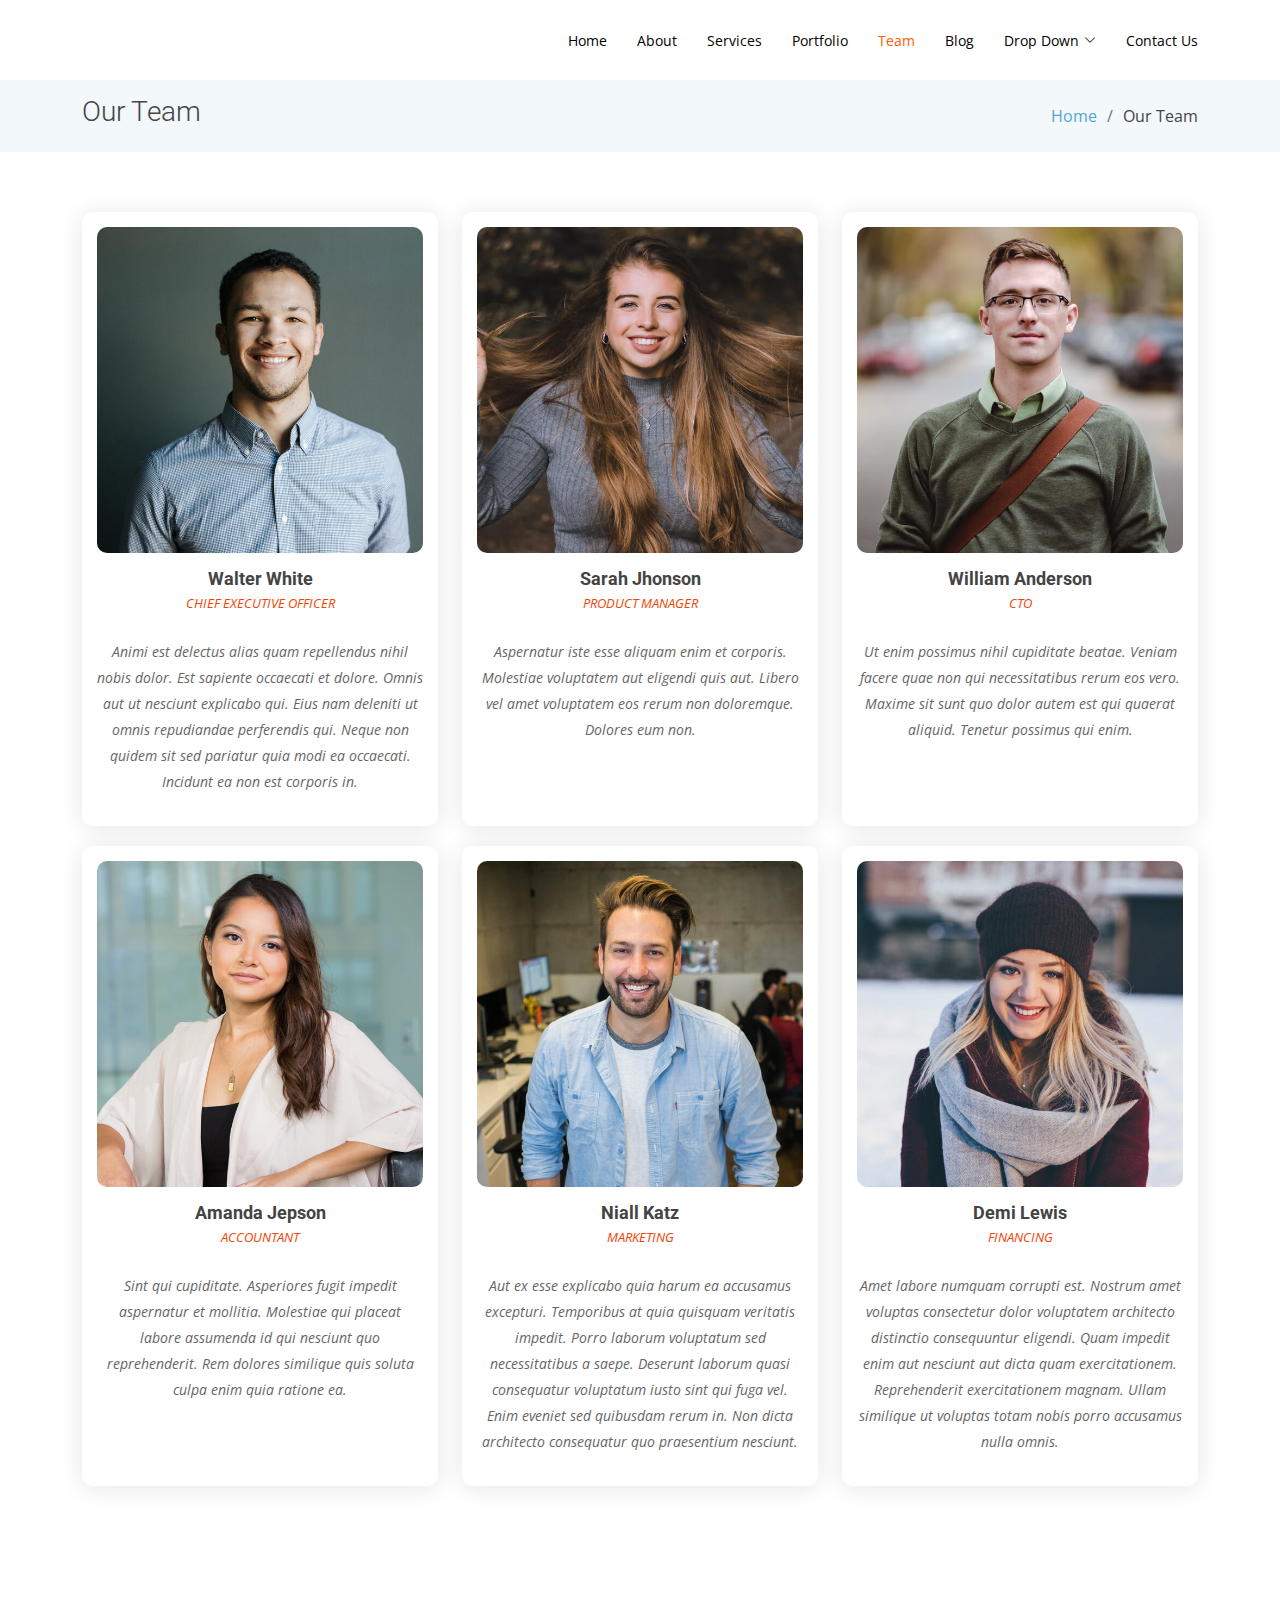
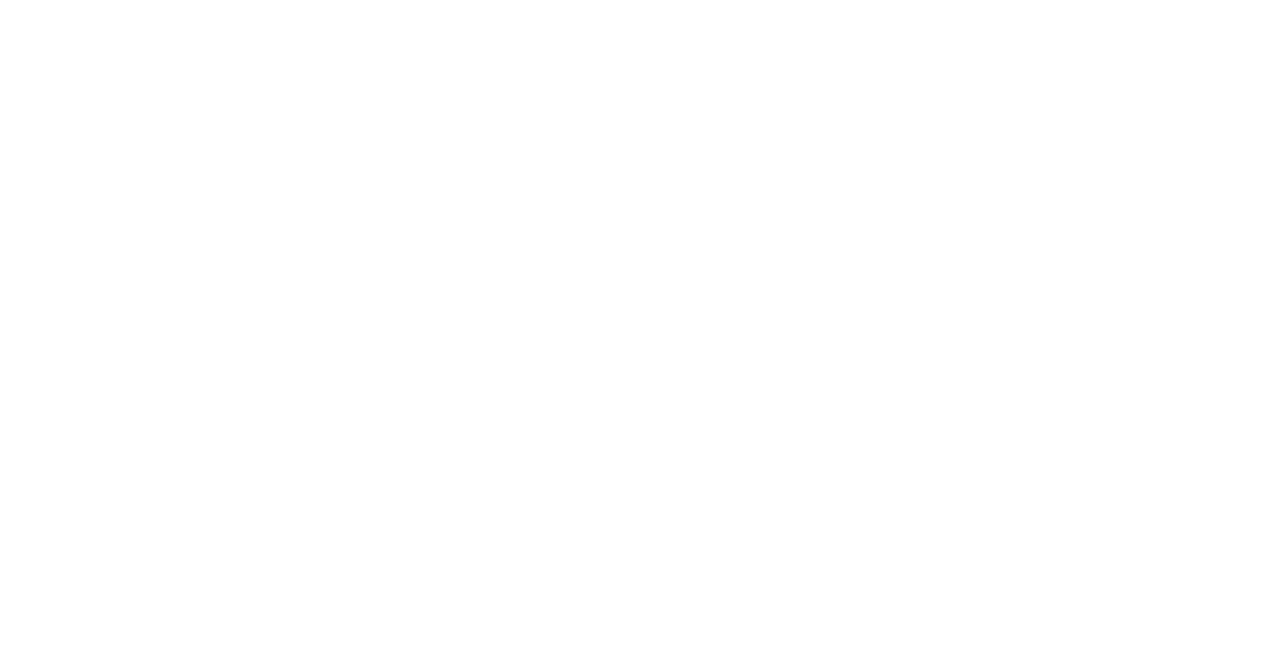
<file: team.html>
<!DOCTYPE html>
<html lang="en">

<head>
  <meta charset="utf-8">
  <meta content="width=device-width, initial-scale=1.0" name="viewport">

  <title>Team - Moderna Bootstrap Template</title>
  <meta content="" name="description">
  <meta content="" name="keywords">

  <!-- Favicons -->
  <link href="assets/img/favicon.png" rel="icon">
  <link href="assets/img/apple-touch-icon.png" rel="apple-touch-icon">

  <!-- Google Fonts -->
  <link href="https://fonts.googleapis.com/css?family=Open+Sans:300,300i,400,400i,600,600i,700,700i|Roboto:300,300i,400,400i,500,500i,700,700i&display=swap" rel="stylesheet">

  <!-- Vendor CSS Files -->
  <link href="assets/vendor/animate.css/animate.min.css" rel="stylesheet">
  <link href="assets/vendor/aos/aos.css" rel="stylesheet">
  <link href="assets/vendor/bootstrap/css/bootstrap.min.css" rel="stylesheet">
  <link href="assets/vendor/bootstrap-icons/bootstrap-icons.css" rel="stylesheet">
  <link href="assets/vendor/boxicons/css/boxicons.min.css" rel="stylesheet">
  <link href="assets/vendor/glightbox/css/glightbox.min.css" rel="stylesheet">
  <link href="assets/vendor/swiper/swiper-bundle.min.css" rel="stylesheet">

  <!-- Template Main CSS File -->
  <link href="assets/css/style.css" rel="stylesheet">

  <!-- =======================================================
  * Template Name: Moderna
  * Updated: Jul 27 2023 with Bootstrap v5.3.1
  * Template URL: https://bootstrapmade.com/free-bootstrap-template-corporate-moderna/
  * Author: BootstrapMade.com
  * License: https://bootstrapmade.com/license/
  ======================================================== -->
</head>

<body>

  <!-- ======= Header ======= -->
  <header id="header" class="fixed-top d-flex align-items-center ">
    <div class="container d-flex justify-content-between align-items-center">

      <div class="logo">
        <h1 class="text-light"><a href="index.html"><span>Moderna</span></a></h1>
        <!-- Uncomment below if you prefer to use an image logo -->
        <!-- <a href="index.html"><img src="assets/img/logo.png" alt="" class="img-fluid"></a>-->
      </div>

      <nav id="navbar" class="navbar">
        <ul>
          <li><a class="" href="index.html">Home</a></li>
          <li><a href="about.html">About</a></li>
          <li><a href="services.html">Services</a></li>
          <li><a href="portfolio.html">Portfolio</a></li>
          <li><a class="active" href="team.html">Team</a></li>
          <li><a href="blog.html">Blog</a></li>
          <li class="dropdown"><a href="#"><span>Drop Down</span> <i class="bi bi-chevron-down"></i></a>
            <ul>
              <li><a href="#">Drop Down 1</a></li>
              <li class="dropdown"><a href="#"><span>Deep Drop Down</span> <i class="bi bi-chevron-right"></i></a>
                <ul>
                  <li><a href="#">Deep Drop Down 1</a></li>
                  <li><a href="#">Deep Drop Down 2</a></li>
                  <li><a href="#">Deep Drop Down 3</a></li>
                  <li><a href="#">Deep Drop Down 4</a></li>
                  <li><a href="#">Deep Drop Down 5</a></li>
                </ul>
              </li>
              <li><a href="#">Drop Down 2</a></li>
              <li><a href="#">Drop Down 3</a></li>
              <li><a href="#">Drop Down 4</a></li>
            </ul>
          </li>
          <li><a href="contact.html">Contact Us</a></li>
        </ul>
        <i class="bi bi-list mobile-nav-toggle"></i>
      </nav><!-- .navbar -->

    </div>
  </header><!-- End Header -->

  <main id="main">

    <!-- ======= Our Team Section ======= -->
    <section class="breadcrumbs">
      <div class="container">

        <div class="d-flex justify-content-between align-items-center">
          <h2>Our Team</h2>
          <ol>
            <li><a href="index.html">Home</a></li>
            <li>Our Team</li>
          </ol>
        </div>

      </div>
    </section><!-- End Our Team Section -->

    <!-- ======= Team Section ======= -->
    <section class="team" data-aos="fade-up" data-aos-easing="ease-in-out" data-aos-duration="500">
      <div class="container">

        <div class="row">

          <div class="col-lg-4 col-md-6 d-flex align-items-stretch">
            <div class="member">
              <div class="member-img">
                <img src="assets/img/team/team-1.jpg" class="img-fluid" alt="">
                <div class="social">
                  <a href=""><i class="bi bi-twitter"></i></a>
                  <a href=""><i class="bi bi-facebook"></i></a>
                  <a href=""><i class="bi bi-instagram"></i></a>
                  <a href=""><i class="bi bi-linkedin"></i></a>
                </div>
              </div>
              <div class="member-info">
                <h4>Walter White</h4>
                <span>Chief Executive Officer</span>
                <p>Animi est delectus alias quam repellendus nihil nobis dolor. Est sapiente occaecati et dolore. Omnis aut ut nesciunt explicabo qui. Eius nam deleniti ut omnis repudiandae perferendis qui. Neque non quidem sit sed pariatur quia modi ea occaecati. Incidunt ea non est corporis in.</p>
              </div>
            </div>
          </div>

          <div class="col-lg-4 col-md-6 d-flex align-items-stretch">
            <div class="member">
              <div class="member-img">
                <img src="assets/img/team/team-2.jpg" class="img-fluid" alt="">
                <div class="social">
                  <a href=""><i class="bi bi-twitter"></i></a>
                  <a href=""><i class="bi bi-facebook"></i></a>
                  <a href=""><i class="bi bi-instagram"></i></a>
                  <a href=""><i class="bi bi-linkedin"></i></a>
                </div>
              </div>
              <div class="member-info">
                <h4>Sarah Jhonson</h4>
                <span>Product Manager</span>
                <p>Aspernatur iste esse aliquam enim et corporis. Molestiae voluptatem aut eligendi quis aut. Libero vel amet voluptatem eos rerum non doloremque. Dolores eum non.</p>
              </div>
            </div>
          </div>

          <div class="col-lg-4 col-md-6 d-flex align-items-stretch">
            <div class="member">
              <div class="member-img">
                <img src="assets/img/team/team-3.jpg" class="img-fluid" alt="">
                <div class="social">
                  <a href=""><i class="bi bi-twitter"></i></a>
                  <a href=""><i class="bi bi-facebook"></i></a>
                  <a href=""><i class="bi bi-instagram"></i></a>
                  <a href=""><i class="bi bi-linkedin"></i></a>
                </div>
              </div>
              <div class="member-info">
                <h4>William Anderson</h4>
                <span>CTO</span>
                <p>Ut enim possimus nihil cupiditate beatae. Veniam facere quae non qui necessitatibus rerum eos vero. Maxime sit sunt quo dolor autem est qui quaerat aliquid. Tenetur possimus qui enim.</p>
              </div>
            </div>
          </div>

          <div class="col-lg-4 col-md-6 d-flex align-items-stretch">
            <div class="member">
              <div class="member-img">
                <img src="assets/img/team/team-4.jpg" class="img-fluid" alt="">
                <div class="social">
                  <a href=""><i class="bi bi-twitter"></i></a>
                  <a href=""><i class="bi bi-facebook"></i></a>
                  <a href=""><i class="bi bi-instagram"></i></a>
                  <a href=""><i class="bi bi-linkedin"></i></a>
                </div>
              </div>
              <div class="member-info">
                <h4>Amanda Jepson</h4>
                <span>Accountant</span>
                <p>Sint qui cupiditate. Asperiores fugit impedit aspernatur et mollitia. Molestiae qui placeat labore assumenda id qui nesciunt quo reprehenderit. Rem dolores similique quis soluta culpa enim quia ratione ea.</p>
              </div>
            </div>
          </div>

          <div class="col-lg-4 col-md-6 d-flex align-items-stretch">
            <div class="member">
              <div class="member-img">
                <img src="assets/img/team/team-5.jpg" class="img-fluid" alt="">
                <div class="social">
                  <a href=""><i class="bi bi-twitter"></i></a>
                  <a href=""><i class="bi bi-facebook"></i></a>
                  <a href=""><i class="bi bi-instagram"></i></a>
                  <a href=""><i class="bi bi-linkedin"></i></a>
                </div>
              </div>
              <div class="member-info">
                <h4>Niall Katz</h4>
                <span>Marketing</span>
                <p>Aut ex esse explicabo quia harum ea accusamus excepturi. Temporibus at quia quisquam veritatis impedit. Porro laborum voluptatum sed necessitatibus a saepe. Deserunt laborum quasi consequatur voluptatum iusto sint qui fuga vel. Enim eveniet sed quibusdam rerum in. Non dicta architecto consequatur quo praesentium nesciunt.</p>
              </div>
            </div>
          </div>

          <div class="col-lg-4 col-md-6 d-flex align-items-stretch">
            <div class="member">
              <div class="member-img">
                <img src="assets/img/team/team-6.jpg" class="img-fluid" alt="">
                <div class="social">
                  <a href=""><i class="bi bi-twitter"></i></a>
                  <a href=""><i class="bi bi-facebook"></i></a>
                  <a href=""><i class="bi bi-instagram"></i></a>
                  <a href=""><i class="bi bi-linkedin"></i></a>
                </div>
              </div>
              <div class="member-info">
                <h4>Demi Lewis</h4>
                <span>Financing</span>
                <p>Amet labore numquam corrupti est. Nostrum amet voluptas consectetur dolor voluptatem architecto distinctio consequuntur eligendi. Quam impedit enim aut nesciunt aut dicta quam exercitationem. Reprehenderit exercitationem magnam. Ullam similique ut voluptas totam nobis porro accusamus nulla omnis.</p>
              </div>
            </div>
          </div>

        </div>

      </div>
    </section><!-- End Team Section -->

  </main><!-- End #main -->

  <!-- ======= Footer ======= -->
  <footer id="footer" data-aos="fade-up" data-aos-easing="ease-in-out" data-aos-duration="500">

    <div class="footer-newsletter">
      <div class="container">
        <div class="row">
          <div class="col-lg-6">
            <h4>Our Newsletter</h4>
            <p>Tamen quem nulla quae legam multos aute sint culpa legam noster magna</p>
          </div>
          <div class="col-lg-6">
            <form action="" method="post">
              <input type="email" name="email"><input type="submit" value="Subscribe">
            </form>
          </div>
        </div>
      </div>
    </div>

    <div class="footer-top">
      <div class="container">
        <div class="row">

          <div class="col-lg-3 col-md-6 footer-links">
            <h4>Useful Links</h4>
            <ul>
              <li><i class="bx bx-chevron-right"></i> <a href="#">Home</a></li>
              <li><i class="bx bx-chevron-right"></i> <a href="#">About us</a></li>
              <li><i class="bx bx-chevron-right"></i> <a href="#">Services</a></li>
              <li><i class="bx bx-chevron-right"></i> <a href="#">Terms of service</a></li>
              <li><i class="bx bx-chevron-right"></i> <a href="#">Privacy policy</a></li>
            </ul>
          </div>

          <div class="col-lg-3 col-md-6 footer-links">
            <h4>Our Services</h4>
            <ul>
              <li><i class="bx bx-chevron-right"></i> <a href="#">Web Design</a></li>
              <li><i class="bx bx-chevron-right"></i> <a href="#">Web Development</a></li>
              <li><i class="bx bx-chevron-right"></i> <a href="#">Product Management</a></li>
              <li><i class="bx bx-chevron-right"></i> <a href="#">Marketing</a></li>
              <li><i class="bx bx-chevron-right"></i> <a href="#">Graphic Design</a></li>
            </ul>
          </div>

          <div class="col-lg-3 col-md-6 footer-contact">
            <h4>Contact Us</h4>
            <p>
              A108 Adam Street <br>
              New York, NY 535022<br>
              United States <br><br>
              <strong>Phone:</strong> +1 5589 55488 55<br>
              <strong>Email:</strong> info@example.com<br>
            </p>

          </div>

          <div class="col-lg-3 col-md-6 footer-info">
            <h3>About Moderna</h3>
            <p>Cras fermentum odio eu feugiat lide par naso tierra. Justo eget nada terra videa magna derita valies darta donna mare fermentum iaculis eu non diam phasellus.</p>
            <div class="social-links mt-3">
              <a href="#" class="twitter"><i class="bx bxl-twitter"></i></a>
              <a href="#" class="facebook"><i class="bx bxl-facebook"></i></a>
              <a href="#" class="instagram"><i class="bx bxl-instagram"></i></a>
              <a href="#" class="linkedin"><i class="bx bxl-linkedin"></i></a>
            </div>
          </div>

        </div>
      </div>
    </div>

    <div class="container">
      <div class="copyright">
        &copy; Copyright <strong><span>Moderna</span></strong>. All Rights Reserved
      </div>
      <div class="credits">
        <!-- All the links in the footer should remain intact. -->
        <!-- You can delete the links only if you purchased the pro version. -->
        <!-- Licensing information: https://bootstrapmade.com/license/ -->
        <!-- Purchase the pro version with working PHP/AJAX contact form: https://bootstrapmade.com/free-bootstrap-template-corporate-moderna/ -->
        Designed by <a href="https://bootstrapmade.com/">BootstrapMade</a>
      </div>
    </div>
  </footer><!-- End Footer -->

  <a href="#" class="back-to-top d-flex align-items-center justify-content-center"><i class="bi bi-arrow-up-short"></i></a>

  <!-- Vendor JS Files -->
  <script src="assets/vendor/purecounter/purecounter_vanilla.js"></script>
  <script src="assets/vendor/aos/aos.js"></script>
  <script src="assets/vendor/bootstrap/js/bootstrap.bundle.min.js"></script>
  <script src="assets/vendor/glightbox/js/glightbox.min.js"></script>
  <script src="assets/vendor/isotope-layout/isotope.pkgd.min.js"></script>
  <script src="assets/vendor/swiper/swiper-bundle.min.js"></script>
  <script src="assets/vendor/waypoints/noframework.waypoints.js"></script>
  <script src="assets/vendor/php-email-form/validate.js"></script>

  <!-- Template Main JS File -->
  <script src="assets/js/main.js"></script>

</body>

</html>
</file>
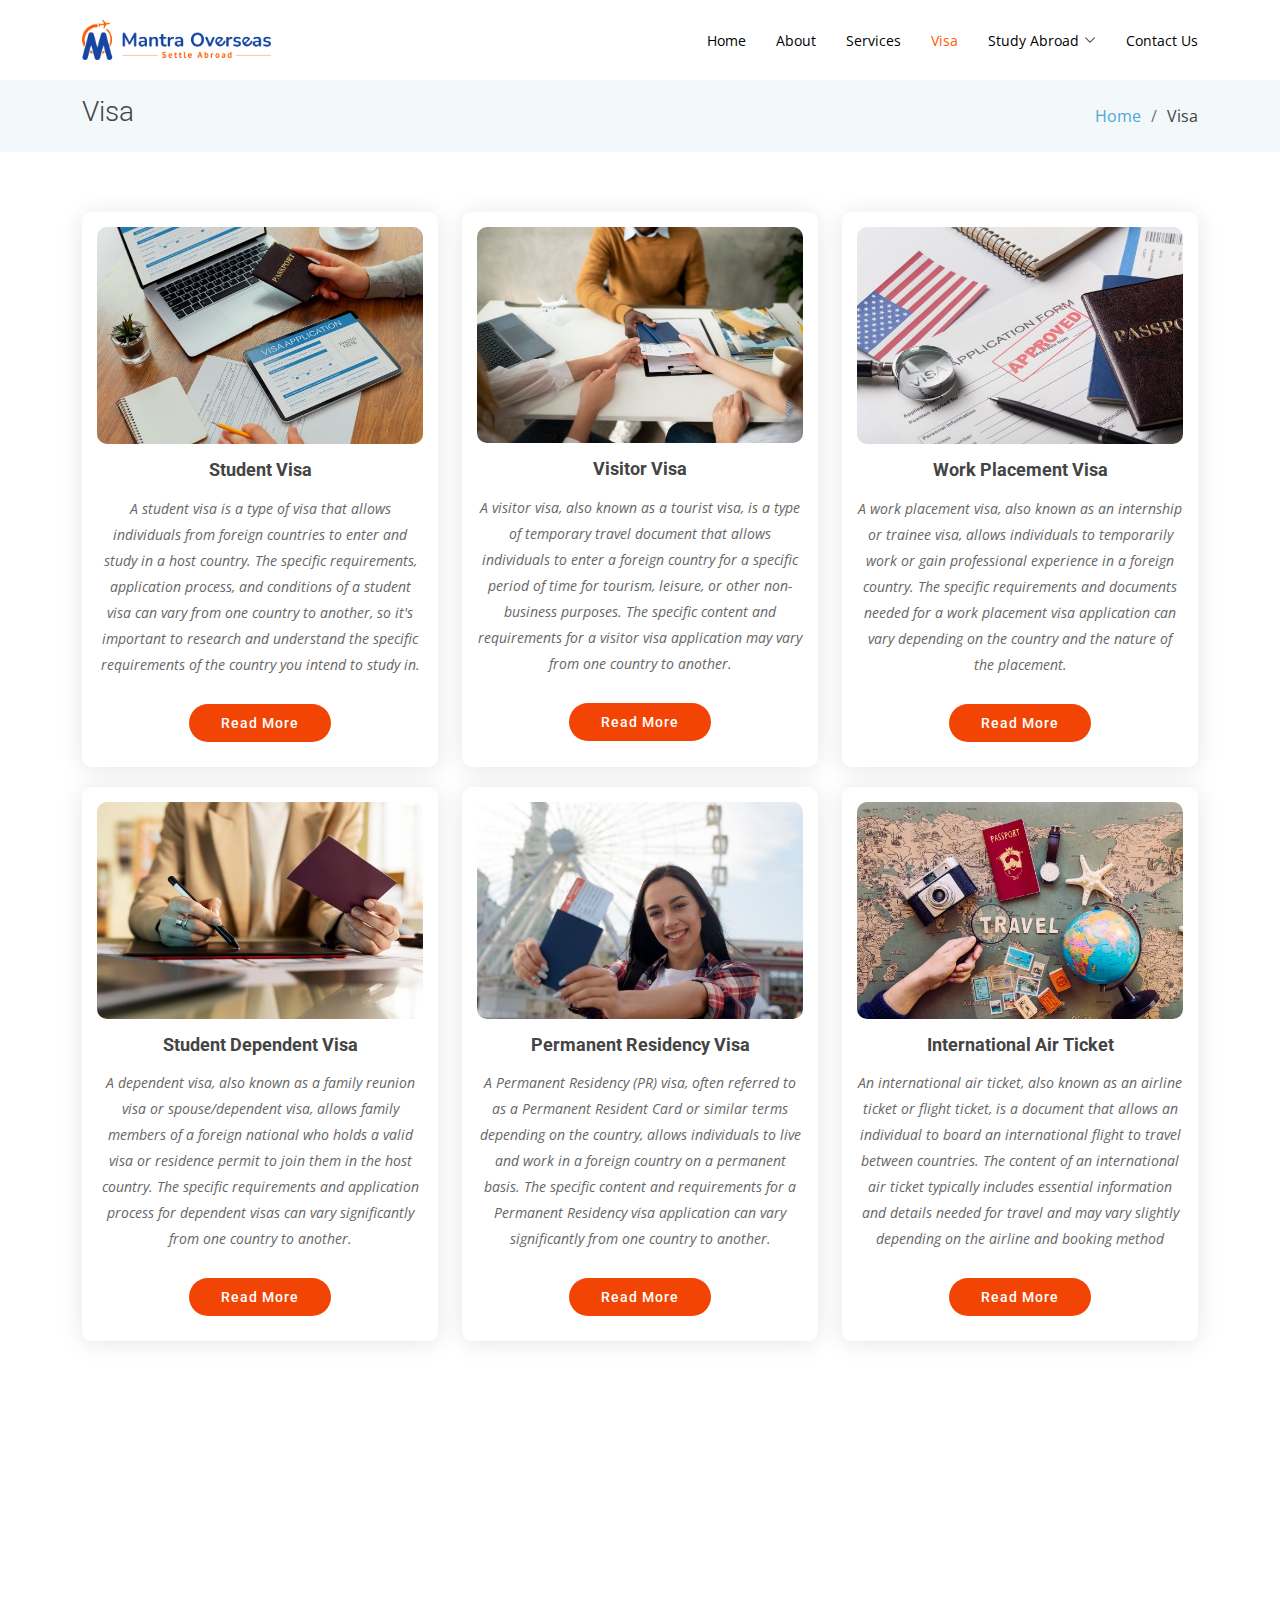
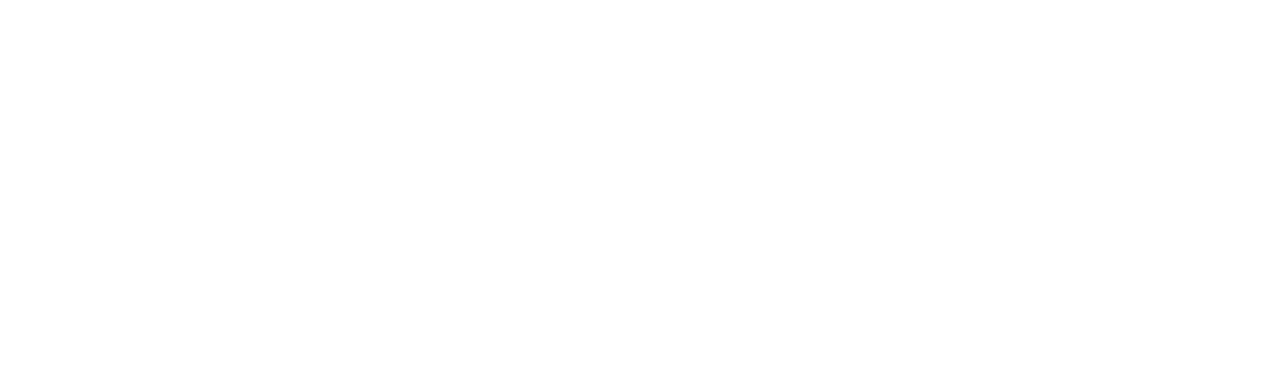
<file: visa.html>
<!DOCTYPE html>
<html lang="en">
  <head>
    <meta charset="utf-8" />
    <meta content="width=device-width, initial-scale=1.0" name="viewport" />

    <title>Team - Mantra Overseas  </title>
    <meta content="" name="description" />
    <meta content="" name="keywords" />

    <!-- Favicons -->
    <link href="assets/img/Logos/Mantra Overseas_v3.png" rel="icon" />
    <link href="assets/img/apple-touch-icon.png" rel="apple-touch-icon" />

    <!-- Google Fonts -->
    <link
      href="https://fonts.googleapis.com/css?family=Open+Sans:300,300i,400,400i,600,600i,700,700i|Roboto:300,300i,400,400i,500,500i,700,700i&display=swap"
      rel="stylesheet"
    />

    <!-- Vendor CSS Files -->
    <link href="assets/vendor/animate.css/animate.min.css" rel="stylesheet" />
    <link href="assets/vendor/aos/aos.css" rel="stylesheet" />
    <link
      href="assets/vendor/bootstrap/css/bootstrap.min.css"
      rel="stylesheet"
    />
    <link
      href="assets/vendor/bootstrap-icons/bootstrap-icons.css"
      rel="stylesheet"
    />
    <link href="assets/vendor/boxicons/css/boxicons.min.css" rel="stylesheet" />
    <link
      href="assets/vendor/glightbox/css/glightbox.min.css"
      rel="stylesheet"
    />
    <link href="assets/vendor/swiper/swiper-bundle.min.css" rel="stylesheet" />

    <!-- Template Main CSS File -->
    <link href="assets/css/style.css" rel="stylesheet" />

     
  </head>

  <body>
    <!-- ======= Header ======= -->
    <header id="header" class="fixed-top d-flex align-items-center">
      <div class="container d-flex justify-content-between align-items-center">
        <div class="logo">
          <!-- <h1 class="text-light">
            <a href="index.html"><span>Mantra Overseas</span></a>
          </h1> -->
          <!-- Uncomment below if you prefer to use an image logo -->
          <a href="index.html"
            ><img
              src="assets/img/Logos/Mantra Overseas_v2.png"
              alt=""
              class="img-fluid"
          /></a>
        </div>

        <nav id="navbar" class="navbar">
          <ul>
            <li><a href="index.html">Home</a></li>
            <li><a href="about.html">About</a></li>
            <li><a href="services.html">Services</a></li>

            <li><a class="active" href="visa.html">Visa</a></li>

            <li class="dropdown">
              <a href="study-abroad.html"
                ><span>Study Abroad</span> <i class="bi bi-chevron-down"></i
              ></a>
              <ul>
                <li><a href="study-abroad.html">USA</a></li>
                <li><a href="study-abroad.html">Canada</a></li>
                <li><a href="study-abroad.html">UK</a></li>
                <li><a href="study-abroad.html">Australia</a></li>
                <li><a href="study-abroad.html">New Zealand</a></li>
              </ul>
            </li>
            <li><a href="contact.html">Contact Us</a></li>
          </ul>
          <i class="bi bi-list mobile-nav-toggle"></i>
        </nav>
        <!-- .navbar -->
      </div>
    </header>
    <!-- End Header -->

    <main id="main">
      <!-- ======= Visa Section ======= -->
      <section class="breadcrumbs">
        <div class="container">
          <div class="d-flex justify-content-between align-items-center">
            <h2>Visa</h2>
            <ol>
              <li><a href="index.html">Home</a></li>
              <li>Visa</li>
            </ol>
          </div>
        </div>
      </section>
      <!-- End Visa Section -->

      <!-- ======= Team Section ======= -->
      <section
        class="team"
        data-aos="fade-up"
        data-aos-easing="ease-in-out"
        data-aos-duration="500"
      >
        <div class="container">
          <div class="row">
            <div class="col-lg-4 col-md-6 d-flex align-items-stretch">
              <div class="member">
                <div class="member-img">
                  <img
                    src="assets/img/Student visa.jpeg"
                    class="img-fluid"
                    alt=""
                  />
                  <div class="social"></div>
                </div>
                <div class="member-info">
                  <h4>Student Visa</h4>
                  <p>
                    A student visa is a type of visa that allows individuals
                    from foreign countries to enter and study in a host country.
                    The specific requirements, application process, and
                    conditions of a student visa can vary from one country to
                    another, so it's important to research and understand the
                    specific requirements of the country you intend to study in.
                  </p>
                  <button
                    class="btn-study-abroad"
                    data-bs-toggle="modal"
                    data-bs-target="#stu-visa-modal"
                    type="button"
                    name="stu-visa-btn"
                    id="stu-visa-btn"
                  >
                    Read More
                  </button>
                  <div
   class="modal fade"
   id="stu-visa-modal"
   tabindex="-1"
   role="dialog"
   aria-labelledby="exampleModalLongTitle"
   aria-hidden="true"
   >
   <div class="modal-dialog" role="document">
      <div class="modal-content">
         <div class="modal-header">
            <h5 class="modal-title" id="exampleModalLongTitle">
              Student Visa
            </h5>
            </button>
         </div>
         <div class="modal-body">
            <p class="fst-italic">
              Application Form: You will typically need to fill out a visa application form provided by the embassy or consulate of the host country. This form usually requests personal information, details about your intended course of study, and other relevant information.
               <br />
               <br />
               Passport: A valid passport is a fundamental requirement for a student visa. Ensure that your passport has sufficient validity for the duration of your planned stay.
               <br />
               <br />
               Acceptance Letter: You will need an acceptance letter or an admission offer from a recognized educational institution in the host country. This letter proves that you have been accepted as a student.
               <br />
               <br />
               Proof of Financial Means: Many countries require evidence that you have sufficient funds to cover your tuition fees, living expenses, and other related costs while studying in the host country. This can include bank statements, scholarship letters, or affidavits of support.
               <br />
               <br />
               Medical Examination: Some countries may require you to undergo a medical examination to ensure that you are in good health and do not pose a health risk to the local population.
               <br />
               <br />
               Proof of Language Proficiency: If your course of study is in a language other than your native language, you may need to provide evidence of your proficiency in that language. This can be in the form of language test scores (e.g., TOEFL, IELTS).
               <br><br>
               Photographs: You will typically need passport-sized photographs that meet the specific requirements of the host country's visa application guidelines.
               <br><br>
               Visa Application Fee: There is usually a non-refundable visa application fee that you will need to pay when submitting your application.
               <br>
               Statement of Purpose: Some countries may require a statement of purpose or a personal essay explaining why you want to study in that country, your academic and career goals, and how your chosen course of study aligns with those goals.
               <br>
               Visa Interview: In some cases, you may be required to attend a visa interview at the embassy or consulate of the host country.

It's crucial to check the specific requirements of the country you plan to study in and consult with the embassy or consulate for the most up-to-date information on the visa application process. Additionally, start your visa application well in advance of your planned travel date, as processing times can vary.
               <br>
            </p>
         </div>
      </div>
   </div>
</div>
                </div>
              </div>
            </div>

            <div class="col-lg-4 col-md-6 d-flex align-items-stretch">
              <div class="member">
                <div class="member-img">
                  <img
                    src="assets/img/visitor visa.jpeg"
                    class="img-fluid"
                    alt=""
                  />
                  <div class="social"></div>
                </div>
                <div class="member-info">
                  <h4>Visitor Visa</h4>
                  <p>
                    A visitor visa, also known as a tourist visa, is a type of
                    temporary travel document that allows individuals to enter a
                    foreign country for a specific period of time for tourism,
                    leisure, or other non-business purposes. The specific
                    content and requirements for a visitor visa application may
                    vary from one country to another.
                  </p>
                  <button
                    class="btn-study-abroad"
                    data-bs-toggle="modal"
                    data-bs-target="#vis-visa-modal"
                    type="button"
                    name="vis-visa-btn"
                    id="vis-visa-btn"
                  >
                    Read More
                  </button>
                  <div
   class="modal fade"
   id="vis-visa-modal"
   tabindex="-1"
   role="dialog"
   aria-labelledby="exampleModalLongTitle"
   aria-hidden="true"
   >
   <div class="modal-dialog" role="document">
      <div class="modal-content">
         <div class="modal-header">
            <h5 class="modal-title" id="exampleModalLongTitle">
              Visitor Visa
            </h5>
            </button>
         </div>
         <div class="modal-body">
            <p class="fst-italic">
              Application Form: Most countries require applicants to complete a specific visa application form. This form can usually be obtained online or from the embassy or consulate of the country you intend to visit. It's important to fill out this form accurately and completely.
               <br />
               <br />
               Passport: You will need a valid passport with at least six months of validity remaining from your planned date of entry into the country. Some countries may also require one or more blank pages in your passport for visa stamps.
               <br />
               <br />
               Passport-sized Photos: You may be required to provide recent passport-sized photographs that meet specific size and quality requirements. These photos are typically attached to the visa application form.

               <br />
               <br />
               Visa Fees: There is usually a non-refundable visa application fee that must be paid when you submit your application. The fee amount varies depending on the country and the type of visa.
               <br />
               <br />
               Travel Itinerary: You may need to provide a detailed travel itinerary, including flight reservations, accommodation bookings, and a planned itinerary of your activities during your stay.
               <br />
               <br />
               Proof of Financial Means: You may be required to demonstrate that you have sufficient funds to cover your travel expenses during your stay in the country. This can include bank statements, letters of financial support, or other evidence of your financial stability.
               <br><br>
               Purpose of Visit: You will need to provide a letter or statement explaining the purpose of your visit and how long you intend to stay. This should align with the type of visa you are applying for (e.g., tourism, family visit, medical treatment).
               <br><br>
               Proof of Ties to Your Home Country: To show that you intend to return to your home country after your visit, you may need to provide evidence of your ties, such as a letter from your employer, proof of property ownership, or family ties.
               <br>
               Health Insurance: Some countries require visitors to have adequate travel or health insurance coverage during their stay. You may need to provide proof of insurance.
               <br>
               Criminal Record Check: Depending on the country and the type of visa, you may be required to submit a criminal record check or police clearance certificate.
               <br>
               Visa Interview: In some cases, you may be required to attend a visa interview at the embassy or consulate. During the interview, you may be asked questions about your travel plans, financial situation, and other relevant details.
               <br>
               Additional Documents: Depending on the specific requirements of the country you are visiting, you may need to provide additional documents, such as an invitation letter from a host in the destination country, a no-objection certificate from your employer, or proof of vaccination if required.
               <br>
               It's essential to check the specific visa requirements and application procedures of the country you plan to visit, as these can vary widely. The official website of the embassy or consulate of that country is a reliable source of information for visa applications. It's also advisable to apply for your visitor visa well in advance of your intended travel date to allow for processing time.
               <br>

               <br>
            </p>
         </div>
      </div>
   </div>
</div>
                </div>
              </div>
            </div>

            <div class="col-lg-4 col-md-6 d-flex align-items-stretch">
              <div class="member">
                <div class="member-img">
                  <img
                    src="assets/img/Work placement.jpeg"
                    class="img-fluid"
                    alt=""
                  />
                  <div class="social"></div>
                </div>
                <div class="member-info">
                  <h4>Work Placement Visa</h4>
                  <p>
                    A work placement visa, also known as an internship or
                    trainee visa, allows individuals to temporarily work or gain
                    professional experience in a foreign country. The specific
                    requirements and documents needed for a work placement visa
                    application can vary depending on the country and the nature
                    of the placement.
                  </p>
                  <button
                  class="btn-study-abroad"
                  data-bs-toggle="modal"
                  data-bs-target="#work-visa-modal"
                  type="button"
                  name="work-visa-btn"
                  id="work-visa-btn"
                >
                  Read More
                </button>
                <div
 class="modal fade"
 id="work-visa-modal"
 tabindex="-1"
 role="dialog"
 aria-labelledby="exampleModalLongTitle"
 aria-hidden="true"
 >
 <div class="modal-dialog" role="document">
    <div class="modal-content">
       <div class="modal-header">
          <h5 class="modal-title" id="exampleModalLongTitle">
            Work Placement Visa
          </h5>
          </button>
       </div>
       <div class="modal-body">
          <p class="fst-italic">
            Application Form: Most countries require applicants to complete a specific visa application form designed for work placements or internships. This form can usually be obtained online or from the embassy or consulate of the country you intend to work in.
             <br />
             <br />
             Passport: You will need a valid passport with at least six months of validity remaining from your planned date of entry into the country. Some countries may also require one or more blank pages in your passport for visa stamps.
             <br />
             <br />
             Letter of Offer or Acceptance: You will typically need a letter of offer or acceptance from the host organization or employer in the foreign country. This letter should outline the details of your placement, including the duration, nature of work, and any compensation or benefits.
             <br />
             <br />
             Proof of Eligibility: You may need to demonstrate your eligibility for the work placement program, which may include proof of enrollment in an educational institution, confirmation of participation in a recognized internship program, or other relevant documentation.
             <br />
             <br />
             Visa Fees: There is usually a non-refundable visa application fee that must be paid when you submit your application. The fee amount varies depending on the country and the type of visa.
             <br />
             <br />
             Travel Itinerary: You may need to provide a detailed travel itinerary, including flight reservations and information about your accommodation during your stay.

             <br><br>
             Proof of Financial Means: Some countries may require you to show that you have sufficient funds to support yourself during your placement. This can include bank statements, letters of financial support, or scholarship information.
             <br><br>
             Health Insurance: You may be required to have adequate health and travel insurance coverage during your stay, including coverage for any potential medical expenses.
             <br>
             Criminal Record Check: Depending on the country and the type of work you will be doing, you may be required to submit a criminal record check or police clearance certificate.
             <br>
             Medical Examination: In some cases, you may need to undergo a medical examination to ensure you are in good health and do not pose a health risk to others in the host country.
             <br>
             Visa Interview: You may be required to attend a visa interview at the embassy or consulate. During the interview, you may be asked questions about your work placement, qualifications, and other relevant details.
             <br>
             Additional Documents: Depending on the specific requirements of the country and program, you may need to provide additional documents, such as a resume or curriculum vitae, letters of recommendation, and language proficiency test scores.
             <br>
             
          </p>
       </div>
    </div>
 </div>
</div>
                </div>
              </div>
            </div>

            <div class="col-lg-4 col-md-6 d-flex align-items-stretch">
              <div class="member">
                <div class="member-img">
                  <img
                    src="assets/img/Student dependent.jpeg"
                    class="img-fluid"
                    alt=""
                  />
                  <div class="social"></div>
                </div>
                <div class="member-info">
                  <h4>Student Dependent Visa</h4>
                  <p>
                    A dependent visa, also known as a family reunion visa or
                    spouse/dependent visa, allows family members of a foreign
                    national who holds a valid visa or residence permit to join
                    them in the host country. The specific requirements and
                    application process for dependent visas can vary
                    significantly from one country to another.
                  </p>
                  <button
                  class="btn-study-abroad"
                  data-bs-toggle="modal"
                  data-bs-target="#dep-visa-modal"
                  type="button"
                  name="dep-visa-btn"
                  id="dep-visa-btn"
                >
                  Read More
                </button>
                <div
 class="modal fade"
 id="dep-visa-modal"
 tabindex="-1"
 role="dialog"
 aria-labelledby="exampleModalLongTitle"
 aria-hidden="true"
 >
 <div class="modal-dialog" role="document">
    <div class="modal-content">
       <div class="modal-header">
          <h5 class="modal-title" id="exampleModalLongTitle">
            Student Dependent Visa
          </h5>
          </button>
       </div>
       <div class="modal-body">
          <p class="fst-italic">
            Application Form: You will usually need to complete a dependent visa application form provided by the embassy or consulate of the host country. This form will request personal information about both the primary visa holder and the dependent family member(s).

             <br />
             <br />
             Passport: A valid passport is a fundamental requirement for a dependent visa. Ensure that your passport has sufficient validity for the duration of your intended stay.
             <br />
             <br />
             Relationship Proof: You will need to provide proof of the relationship between the primary visa holder and the dependent family member(s). This can include marriage certificates for spouses, birth certificates for children, or other relevant documentation.
             <br />
             <br />
             Copy of Primary Visa Holder's Documents: Typically, you'll need to submit copies of the primary visa holder's valid visa or residence permit, as well as their passport.

             <br />
             <br />
             Photographs: You will usually need passport-sized photographs that meet the specific requirements of the host country's visa application guidelines for each dependent family member.
             <br />
             <br />
             Proof of Financial Support: In many cases, the primary visa holder is required to demonstrate that they have sufficient financial means to support their dependent family members while in the host country. This can include bank statements, employment letters, or other financial documents.

             <br><br>
             Medical Examination: Some countries may require dependent family members to undergo a medical examination to ensure they are in good health and do not pose a health risk to the local population.

             <br><br>
             Police Clearance Certificate: Depending on the host country's requirements, dependent family members may need to provide a police clearance certificate or a certificate of good conduct to demonstrate they have no criminal record.
             <br>
             Proof of Accommodation: You may need to provide proof of your intended accommodation arrangements, such as a rental agreement or a letter from the primary visa holder confirming the family's residence.
             <br>
             Health Insurance: Proof of health insurance coverage for the dependent family members may be required to ensure they have access to healthcare services while residing in the host country.
             <br>
             Visa Application Fee: There is usually a non-refundable visa application fee for each dependent family member that needs to be paid when submitting the application.
             <br>
             Visa Interview: In some cases, dependent family members may be required to attend a visa interview at the embassy or consulate of the host country.
             <br>

             
          </p>
       </div>
    </div>
 </div>
</div>
                </div>
              </div>
            </div>

            <div class="col-lg-4 col-md-6 d-flex align-items-stretch">
              <div class="member">
                <div class="member-img">
                  <img src="assets/img/PR visa.jpeg" class="img-fluid" alt="" />
                  <div class="social"></div>
                </div>
                <div class="member-info">
                  <h4>Permanent Residency Visa</h4>
                  <p>
                    A Permanent Residency (PR) visa, often referred to as a
                    Permanent Resident Card or similar terms depending on the
                    country, allows individuals to live and work in a foreign
                    country on a permanent basis. The specific content and
                    requirements for a Permanent Residency visa application can
                    vary significantly from one country to another.
                  </p>
                   <button
                  class="btn-study-abroad"
                  data-bs-toggle="modal"
                  data-bs-target="#pr-visa-modal"
                  type="button"
                  name="pr-visa-btn"
                  id="pr-visa-btn"
                >
                  Read More
                </button>
                <div
 class="modal fade"
 id="pr-visa-modal"
 tabindex="-1"
 role="dialog"
 aria-labelledby="exampleModalLongTitle"
 aria-hidden="true"
 >
 <div class="modal-dialog" role="document">
    <div class="modal-content">
       <div class="modal-header">
          <h5 class="modal-title" id="exampleModalLongTitle">
            Permanent Residency Visa
          </h5>
          </button>
       </div>
       <div class="modal-body">
          <p class="fst-italic">
            Eligibility Criteria: Most countries have specific eligibility criteria that applicants must meet to be considered for Permanent Residency. These criteria may be based on factors such as employment, family relationships, investments, or humanitarian reasons. Eligibility requirements can vary widely, so it's essential to research the specific criteria for the country you are interested in.

             <br />
             <br />
             Application Form: Applicants usually need to complete a designated Permanent Residency application form provided by the immigration authorities of the host country. This form can typically be obtained online or from the relevant government agency.
             <br />
             <br />
             Documentation: Applicants must provide various supporting documents, which may include:

Passport and travel documents.<br>
Birth certificates and marriage certificates.<br>
Educational and professional qualifications.<br>
Employment records or job offers (if applicable).<br>
Proof of language proficiency (e.g., language test scores).<br>
Police clearance certificates or criminal record checks from all relevant jurisdictions.<br>
Medical examination reports to prove good health and meet health requirements.<br>
Proof of financial stability or settlement funds (to demonstrate the ability to support oneself and any dependents).<br>
Sponsorship or Nomination (if applicable): In some countries, applicants may require a sponsor or nomination from a family member, employer, or state/territorial authority. This step may involve additional documentation, such as letters of support.
             <br />
             <br />
             Health Insurance: Some countries require applicants to have adequate health insurance coverage during their initial period of residency. This is to ensure that new residents are covered for medical expenses.

             <br />
             <br />
             Biometric Data: Many countries now require applicants to provide biometric data, such as fingerprints and photographs, as part of the application process.
             <br />
             <br />
             Visa Fees: There are typically fees associated with Permanent Residency applications. These fees vary based on factors like the country, the type of PR visa, and the applicant's age and nationality.

             <br><br>
             Interview (if applicable): In some cases, applicants may be required to attend an interview with immigration authorities. This is more common for family reunification or employment-based PR applications.


             <br><br>
             Waiting Period: After submitting the application, there is often a waiting period during which immigration authorities process the application, conduct background checks, and review the supporting documents.
             <br>
             Decision: Applicants will receive a decision on their PR application. If approved, they will be issued a Permanent Resident Card or similar document, which grants them the right to live and work in the country permanently.
             <br>
             
             
          </p>
       </div>
    </div>
 </div>
</div>
                </div>
              </div>
            </div>

            <div class="col-lg-4 col-md-6 d-flex align-items-stretch">
              <div class="member">
                <div class="member-img">
                  <img
                    src="assets/img/Air tckt.jpeg"
                    class="img-fluid"
                    alt=""
                  />
                  <div class="social"></div>
                </div>
                <div class="member-info">
                  <h4>International Air Ticket</h4>
                  <p>
                    An international air ticket, also known as an airline ticket
                    or flight ticket, is a document that allows an individual to
                    board an international flight to travel between countries.
                    The content of an international air ticket typically
                    includes essential information and details needed for travel
                    and may vary slightly depending on the airline and booking
                    method
                  </p>
                  <button
                  class="btn-study-abroad"
                  data-bs-toggle="modal"
                  data-bs-target="#tkt-visa-modal"
                  type="button"
                  name="tkt-visa-btn"
                  id="tkt-visa-btn"
                >
                  Read More
                </button>
                <div
 class="modal fade"
 id="tkt-visa-modal"
 tabindex="-1"
 role="dialog"
 aria-labelledby="exampleModalLongTitle"
 aria-hidden="true"
 >
 <div class="modal-dialog" role="document">
    <div class="modal-content">
       <div class="modal-header">
          <h5 class="modal-title" id="exampleModalLongTitle">
            International Air Ticket
          </h5>
          </button>
       </div>
       <div class="modal-body">
          <p class="fst-italic">
            Passenger Information:
            Full name: The passenger's complete name as it appears on their passport.
            Passenger's contact information: Phone number and email address.
            Departure airport: The airport from which the flight originates.<br>
        Arrival airport: The destination airport where the passenger will disembark.<br>
Flight number: The unique alphanumeric code identifying the flight.<br>
Date and time: Departure date and time, and arrival date and time, typically provided in local time for each airport.<br>
Layovers/transfers: If there are layovers or connecting flights, these details will be included.<br>

             <br />
             <br />
             Airline Information:

Airline name: The name of the airline operating the flight.<br>
IATA code: The airline's International Air Transport Association code, a three-letter identifier.<br>
Ticket number: A unique reference number for the ticket.<br>
Booking Reference/Reservation Code: A code provided by the airline or booking platform that allows passengers to access and manage their booking.<br>
             <br />
             <br />
             Seat Information: Seat assignment, if applicable, with details of the seat number and class (e.g., economy, business, first class).
             <br />
             <br />
             Ticket Fare and Price Details:<br>
             Fare breakdown: A breakdown of the ticket price, including the base fare, taxes, fees, and any additional charges.<br>
Total ticket price: The overall cost of the ticket, including all fees and taxes.<br>
Payment method: Information about how the ticket was paid for (e.g., credit card, cash).<br>

             <br />
             <br />
             Baggage Allowance:

Checked baggage allowance: Information on the permitted number of checked bags, weight limits, and fees for excess baggage.
Carry-on baggage allowance: Details on the size and weight restrictions for carry-on bags.
             <br />
             <br />
             Visa information: Advisories regarding visa requirements for the destination country, when applicable.
QR Code or Barcodes: Some airlines may include QR codes or barcodes on the ticket for easy electronic check-in and boarding.


             <br><br>
             Emergency Contact Information: Contact details for the airline's customer service or emergency assistance.


             <br><br>
             Booking Confirmation Number: A unique reference number used for booking inquiries or changes.
             <br>
             
             <br>
          </p>
       </div>
    </div>
 </div>
</div>
                </div>
              </div>
            </div>
          </div>
        </div>
      </section>
      <!-- End Team Section -->
    </main>
    <!-- End #main -->

    <!-- ======= Footer ======= -->
    <footer
      id="footer"
      data-aos="fade-up"
      data-aos-easing="ease-in-out"
      data-aos-duration="500"
    >
      <div class="footer-top">
        <div class="container">
          <div class="row">
            <div class="col-lg-3 col-md-6 footer-links">
              <h4>Useful Links</h4>
              <ul>
                <li>
                  <i class="bx bx-chevron-right"></i>
                  <a href="index.html">Home</a>
                </li>
                <li>
                  <i class="bx bx-chevron-right"></i>
                  <a href="about.html">About us</a>
                </li>
                <li>
                  <i class="bx bx-chevron-right"></i>
                  <a href="services.html">Services</a>
                </li>

                <li>
                  <i class="bx bx-chevron-right"></i>
                  <a href="contact.html">Contact Us</a>
                </li>
              </ul>
            </div>

            <div class="col-lg-3 col-md-6 footer-links">
              <h4>Study Abroad</h4>
              <ul>
                <li><i class="bx bx-chevron-right"></i> <a href="#">USA</a></li>
                <li>
                  <i class="bx bx-chevron-right"></i>
                  <a href="#">Canada</a>
                </li>
                <li>
                  <i class="bx bx-chevron-right"></i>
                  <a href="#">UK</a>
                </li>
                <li>
                  <i class="bx bx-chevron-right"></i> <a href="#">Australia</a>
                </li>
                <li>
                  <i class="bx bx-chevron-right"></i>
                  <a href="#">New Zealand</a>
                </li>
              </ul>
            </div>

            <div class="col-lg-3 col-md-6 footer-contact">
              <h4>Contact Us</h4>
              <p>
                G-7 Sovereign Shoppers <br />
                beside Sindhu Seva Samiti School <br />
                Anand Mahal Road,Adajan <br />
                Surat, Gujarat 395009<br />
                India <br /><br />
                <a href="tel:+919081616400" style="color: #fff" class="pm-hover"
                  ><strong>Phone:</strong> +91 90816 16400</a
                ><br />
                <a
                  href="mailto:admin@mantraoverseas.com"
                  style="color: #fff"
                  ><strong>Email:</strong> admin@mantraoverseas.com</a
                ><br />
              </p>
            </div>

            <div class="col-lg-3 col-md-6 footer-info">
              <h3>About Mantra Overseas</h3>
              <p>Make Your Dreams Come True..!!</p>
              <div class="social-links mt-3">
                <a href="#" class="twitter"><i class="bx bxl-twitter"></i></a>
                <a href="#" class="facebook"><i class="bx bxl-facebook"></i></a>
                <a href="#" class="instagram"
                  ><i class="bx bxl-instagram"></i
                ></a>
                <a href="#" class="linkedin"><i class="bx bxl-linkedin"></i></a>
              </div>
            </div>
          </div>
        </div>
      </div>

      <div class="container">
        <div class="copyright">
          &copy; Copyright <strong><span>Mantra Overseas</span></strong
          >. All Rights Reserved
        </div>
        <div class="credits">
          <!-- All the links in the footer should remain intact. -->
          <!-- You can delete the links only if you purchased the pro version. -->
          <!-- Licensing information: https://bootstrapmade.com/license/ -->
          <!-- Purchase the pro version with working PHP/AJAX contact form: https://bootstrapmade.com/free-bootstrap-template-corporate-Mantra Overseas/ -->
          Designed by <a href="https://google.com/">KiVruWebCrafters</a>
        </div>
      </div>
    </footer>
    <!-- End Footer -->

    <a
      href="#"
      class="back-to-top d-flex align-items-center justify-content-center"
      ><i class="bi bi-arrow-up-short"></i
    ></a>

    <!-- Vendor JS Files -->
    <script src="assets/vendor/purecounter/purecounter_vanilla.js"></script>
    <script src="assets/vendor/aos/aos.js"></script>
    <script src="assets/vendor/bootstrap/js/bootstrap.bundle.min.js"></script>
    <script src="assets/vendor/glightbox/js/glightbox.min.js"></script>
    <script src="assets/vendor/isotope-layout/isotope.pkgd.min.js"></script>
    <script src="assets/vendor/swiper/swiper-bundle.min.js"></script>
    <script src="assets/vendor/waypoints/noframework.waypoints.js"></script>
    <script src="assets/vendor/php-email-form/validate.js"></script>

    <!-- Template Main JS File -->
    <script src="assets/js/main.js"></script>
  </body>
</html>
</file>
<file: assets/css/style.css>
/**
* Template Name: Mantra Overseas
* Updated: Jul 27 2023 with Bootstrap v5.3.1
* Template URL: https://bootstrapmade.com/free-bootstrap-template-corporate-Mantra Overseas/
* Author: BootstrapMade.com
* License: https://bootstrapmade.com/license/
*/

/*--------------------------------------------------------------
# General
--------------------------------------------------------------*/
body {
  font-family: "Open Sans", sans-serif;
  color: #444;
}

a {
  color: #4fa6d5;
  text-decoration: none;
}

a:hover {
  color: #45beff;
  text-decoration: none;
}

h1,
h2,
h3,
h4,
h5,
h6,
.font-primary {
  font-family: "Roboto", sans-serif;
}

/*--------------------------------------------------------------
# Back to top button
--------------------------------------------------------------*/
.back-to-top {
  position: fixed;
  visibility: hidden;
  opacity: 0;
  right: 15px;
  bottom: 15px;
  z-index: 99999;
  background: #f24405;
  width: 40px;
  height: 40px;
  border-radius: 4px;
  transition: all 0.4s;
}

.back-to-top i {
  font-size: 24px;
  color: #fff;
  line-height: 0;
}

.back-to-top:hover {
  background: #85b6cf;
  color: #fff;
}

.back-to-top.active {
  visibility: visible;
  opacity: 1;
}

/*--------------------------------------------------------------
# Header
--------------------------------------------------------------*/
#header {
  height: 80px;
  transition: all 0.5s;
  z-index: 997;
  transition: all 0.5s;
  background: #fff;
}

/* #header.header-transparent {
  background: none;
} */

#header.header-scrolled {
  background: rgba(255, 255, 255, 0.9);
  height: 60px;
}

#header .logo h1 {
  font-size: 28px;
  margin: 0;
  padding: 4px 0;
  line-height: 1;
  font-weight: 400;
  letter-spacing: 3px;
  text-transform: uppercase;
}

#header .logo h1 a,
#header .logo h1 a:hover {
  color: #fff;
  text-decoration: none;
}

#header .logo img {
  padding: 0;
  margin: 0;
  max-height: 40px;
}

#main {
  margin-top: 80px;
}

/*--------------------------------------------------------------
# Navigation Menu
--------------------------------------------------------------*/
/**
* Desktop Navigation 
*/
.navbar {
  padding: 0;
}

.navbar ul {
  margin: 0;
  padding: 0;
  display: flex;
  list-style: none;
  align-items: center;
}

.navbar li {
  position: relative;
}

.navbar a,
.navbar a:focus {
  display: flex;
  align-items: center;
  justify-content: space-between;
  padding: 10px 0 10px 30px;
  font-family: "Open Sans", sans-serif;
  font-size: 14px;
  color: #000000;
  white-space: nowrap;
  transition: 0.3s;
}

.navbar a i,
.navbar a:focus i {
  font-size: 12px;
  line-height: 0;
  margin-left: 5px;
}

.navbar a:hover,
.navbar .active,
.navbar .active:focus,
.navbar li:hover > a {
  color: #ff5b00;
}

.navbar .dropdown ul {
  display: block;
  position: absolute;
  left: 14px;
  top: calc(100% + 30px);
  margin: 0;
  padding: 10px 0;
  z-index: 99;
  opacity: 0;
  visibility: hidden;
  background: #fff;
  box-shadow: 0px 0px 30px rgba(127, 137, 161, 0.25);
  transition: 0.3s;
}

.navbar .dropdown ul li {
  min-width: 200px;
}

.navbar .dropdown ul a {
  padding: 10px 20px;
  font-size: 14px;
  text-transform: none;
  color: #1c3745;
}

.navbar .dropdown ul a i {
  font-size: 12px;
}

.navbar .dropdown ul a:hover,
.navbar .dropdown ul .active:hover,
.navbar .dropdown ul li:hover > a {
  color: #f24405;
}

.navbar .dropdown:hover > ul {
  opacity: 1;
  top: 100%;
  visibility: visible;
}

.navbar .dropdown .dropdown ul {
  top: 0;
  left: calc(100% - 30px);
  visibility: hidden;
}

.navbar .dropdown .dropdown:hover > ul {
  opacity: 1;
  top: 0;
  left: 100%;
  visibility: visible;
}

@media (max-width: 1366px) {
  .navbar .dropdown .dropdown ul {
    left: -90%;
  }

  .navbar .dropdown .dropdown:hover > ul {
    left: -100%;
  }
}

/**
* Mobile Navigation 
*/
.mobile-nav-toggle {
  color: #000;
  font-size: 28px;
  cursor: pointer;
  display: none;
  line-height: 0;
  transition: 0.5s;
}

@media (max-width: 991px) {
  .mobile-nav-toggle {
    display: block;
  }

  .navbar ul {
    display: none;
  }
}

.navbar-mobile {
  position: fixed;
  overflow: hidden;
  top: 0;
  right: 0;
  left: 0;
  bottom: 0;
  background: rgba(17, 38, 48, 0.9);
  transition: 0.3s;
}

.navbar-mobile .mobile-nav-toggle {
  position: absolute;
  top: 15px;
  right: 15px;
}

.navbar-mobile ul {
  display: block;
  position: absolute;
  top: 55px;
  right: 15px;
  bottom: 15px;
  left: 15px;
  padding: 10px 0;
  background-color: #fff;
  overflow-y: auto;
  transition: 0.3s;
}

.navbar-mobile a,
.navbar-mobile a:focus {
  padding: 10px 20px;
  font-size: 15px;
  color: #1e4356;
}

.navbar-mobile a:hover,
.navbar-mobile .active,
.navbar-mobile li:hover > a {
  color: #f24405;
}

.navbar-mobile .getstarted,
.navbar-mobile .getstarted:focus {
  margin: 15px;
}

.navbar-mobile .dropdown ul {
  position: static;
  display: none;
  margin: 10px 20px;
  padding: 10px 0;
  z-index: 99;
  opacity: 1;
  visibility: visible;
  background: #fff;
  box-shadow: 0px 0px 30px rgba(127, 137, 161, 0.25);
}

.navbar-mobile .dropdown ul li {
  min-width: 200px;
}

.navbar-mobile .dropdown ul a {
  padding: 10px 20px;
}

.navbar-mobile .dropdown ul a i {
  font-size: 12px;
}

.navbar-mobile .dropdown ul a:hover,
.navbar-mobile .dropdown ul .active:hover,
.navbar-mobile .dropdown ul li:hover > a {
  color: #f24405;
}

.navbar-mobile .dropdown > .dropdown-active {
  display: block;
}

/*--------------------------------------------------------------
# Hero Section
--------------------------------------------------------------*/
#hero {
  width: 100%;
  height: 90vh;
  overflow: hidden;
  position: relative;
}

#hero::after {
  content: "";
  position: absolute;
  left: 50%;
  top: 0;
  width: 130%;
  height: 95%;

  z-index: 0;
  border-radius: 0 0 50% 50%;
  transform: translateX(-50%) rotate(0deg);
}

#hero::before {
  content: "";
  position: absolute;
  left: 50%;
  top: 0;
  width: 130%;
  height: 96%;

  opacity: 0.3;
  z-index: 0;
}

#hero .carousel-container {
  display: flex;
  justify-content: center;
  align-items: center;
  flex-direction: column;
  text-align: center;
  bottom: 0;
  top: 0;
  left: 0;
  right: 0;
}

#hero h2 {
  color: #fff;
  margin-bottom: 30px;
  font-size: 48px;
  font-weight: 700;
}

#hero p {
  width: 80%;
  animation-delay: 0.4s;
  margin: 0 auto 30px auto;
  color: #fff;
}

#hero .carousel-control-prev,
#hero .carousel-control-next {
  width: 10%;
}

#hero .carousel-control-next-icon,
#hero .carousel-control-prev-icon {
  background: none;
  font-size: 48px;
  line-height: 1;
  width: auto;
  height: auto;
}

#hero .btn-get-started {
  font-family: "Roboto", sans-serif;
  font-weight: 500;
  font-size: 14px;
  letter-spacing: 1px;
  display: inline-block;
  padding: 12px 32px;
  border-radius: 50px;
  transition: 0.5s;
  line-height: 1;
  margin: 10px;
  color: #fff;
  animation-delay: 0.8s;
  border: 2px solid #f24405;
}

#hero .btn-get-started:hover {
  background: #f24405;
  color: #fff;
  text-decoration: none;
}

@media (min-width: 1024px) {
  #hero p {
    width: 60%;
  }

  #hero .carousel-control-prev,
  #hero .carousel-control-next {
    width: 5%;
  }
}

@media (max-width: 768px) {
  #hero::after {
    width: 180%;
    height: 95%;
    border-radius: 0 0 50% 50%;
    transform: translateX(-50%) rotate(0deg);
  }

  #hero::before {
    top: 0;
    width: 180%;
    height: 94%;
    border-radius: 0 0 50% 50%;
    transform: translateX(-50%) translateY(20px) rotate(4deg);
  }
}

@media (max-width: 575px) {
  #hero h2 {
    font-size: 30px;
  }

  #hero::after {
    left: 40%;
    top: 0;
    width: 200%;
    height: 95%;
    border-radius: 0 0 50% 50%;
    transform: translateX(-50%) rotate(0deg);
  }

  #hero::before {
    left: 50%;
    top: 0;
    width: 200%;
    height: 94%;
    border-radius: 0 0 50% 50%;
    transform: translateX(-50%) translateY(20px) rotate(4deg);
  }
}

/*--------------------------------------------------------------
# Hero No Slider Section
--------------------------------------------------------------*/
#hero-no-slider {
  width: 100%;
  height: 100vh;
  overflow: hidden;
  position: relative;
  text-align: center;
}

#hero-no-slider::before {
  content: "";
  position: absolute;
  left: 0;
  top: 0;
  right: 0;
  bottom: 0;
  background: linear-gradient(
      to right,
      rgba(30, 67, 86, 0.8),
      rgba(30, 67, 86, 0.6)
    ),
    url("../img/hero-bg.jpg") center top no-repeat;
}

#hero-no-slider h2 {
  color: #fff;
  margin-bottom: 15px;
  font-size: 48px;
  font-weight: 700;
}

#hero-no-slider p {
  color: #fff;
}

#hero-no-slider .btn-get-started {
  font-family: "Roboto", sans-serif;
  font-weight: 500;
  font-size: 14px;
  letter-spacing: 1px;
  display: inline-block;
  padding: 12px 32px;
  border-radius: 50px;
  transition: 0.5s;
  line-height: 1;
  margin: 10px;
  color: #fff;
  animation-delay: 0.8s;
  border: 2px solid #f24405;
}

#hero-no-slider .btn-get-started:hover {
  background: #f24405;
  color: #fff;
  text-decoration: none;
}

@media (max-width: 575px) {
  #hero-no-slider h2 {
    font-size: 30px;
  }
}

/*--------------------------------------------------------------
# Sections General
--------------------------------------------------------------*/
section {
  padding: 60px 0;
}

.section-bg {
  background-color: #f3f8fa;
}

.section-title {
  text-align: center;
  padding-bottom: 30px;
}

.section-title h2 {
  font-size: 28px;
  font-weight: 400;
  margin-bottom: 20px;
  padding-bottom: 20px;
  position: relative;
}

.section-title h2::before {
  content: "";
  position: absolute;
  display: block;
  width: 120px;
  height: 1px;
  background: #ddd;
  bottom: 1px;
  left: calc(50% - 60px);
}

.section-title h2::after {
  content: "";
  position: absolute;
  display: block;
  width: 40px;
  height: 3px;
  background: #f24405;
  bottom: 0;
  left: calc(50% - 20px);
}

.section-title p {
  margin-bottom: 0;
}

/*--------------------------------------------------------------
# Breadcrumbs
--------------------------------------------------------------*/
.breadcrumbs {
  padding: 15px 0;
  background-color: #f3f8fa;
  min-height: 40px;
}

.breadcrumbs h2 {
  font-size: 28px;
  font-weight: 300;
}

.breadcrumbs ol {
  display: flex;
  flex-wrap: wrap;
  list-style: none;
  padding: 0;
  margin: 0;
}

.breadcrumbs ol li + li {
  padding-left: 10px;
}

.breadcrumbs ol li + li::before {
  display: inline-block;
  padding-right: 10px;
  color: #6c757d;
  content: "/";
}

@media (max-width: 768px) {
  .breadcrumbs .d-flex {
    display: block !important;
  }

  .breadcrumbs ol {
    display: block;
  }

  .breadcrumbs ol li {
    display: inline-block;
  }
}

/*--------------------------------------------------------------
# Our Services
--------------------------------------------------------------*/
.services {
  padding-bottom: 20px;
}

.services .icon-box {
  padding: 30px;
  position: relative;
  overflow: hidden;
  margin: 0 0 40px 0;
  background: #fff;
  box-shadow: 0 5px 26px 0 rgba(68, 88, 144, 0.14);
  transition: all 0.3s ease-in-out;
  text-align: center;
  border: 1px solid #fff;
}

.services .icon {
  margin: 0 auto 20px auto;
  padding-top: 17px;
  display: inline-block;
  text-align: center;
  border-radius: 50%;
  width: 72px;
  height: 72px;
}

.services .icon i {
  font-size: 36px;
  line-height: 1;
}

.services .title {
  font-weight: 700;
  margin-bottom: 15px;
  font-size: 18px;
}

.services .title a {
  color: #111;
}

.services .description {
  font-size: 15px;
  line-height: 28px;
  margin-bottom: 0;
}

.services .icon-box-pink .icon {
  background: #fceef3;
}

.services .icon-box-pink .icon i {
  color: #ff689b;
}

.services .icon-box-pink:hover {
  border-color: #ff689b;
}

.services .icon-box-cyan .icon {
  background: #e6fdfc;
}

.services .icon-box-cyan .icon i {
  color: #3fcdc7;
}

.services .icon-box-cyan:hover {
  border-color: #3fcdc7;
}

.services .icon-box-green .icon {
  background: #eafde7;
}

.services .icon-box-green .icon i {
  color: #41cf2e;
}

.services .icon-box-green:hover {
  border-color: #41cf2e;
}

.services .icon-box-blue .icon {
  background: #e1eeff;
}

.services .icon-box-blue .icon i {
  color: #2282ff;
}

.services .icon-box-blue:hover {
  border-color: #2282ff;
}

/*--------------------------------------------------------------
# Why Us
--------------------------------------------------------------*/
.why-us .container {
  box-shadow: 0 5px 25px 0 rgba(214, 215, 216, 0.6);
  background: #fff;
}

.why-us .icon-box + .icon-box {
  margin-top: 50px;
}

.why-us .icon-box .icon {
  float: left;
  display: flex;
  align-items: center;
  justify-content: center;
  width: 72px;
  height: 72px;
  background: #f3f8fa;
  border-radius: 6px;
  transition: 0.5s;
}

.why-us .icon-box .icon i {
  color: #f24405;
  font-size: 32px;
}

.why-us .icon-box:hover .icon {
  background: #f24405;
}

.why-us .icon-box:hover .icon i {
  color: #fff;
}

.why-us .icon-box .title {
  margin-left: 95px;
  font-weight: 700;
  margin-bottom: 10px;
  font-size: 18px;
  text-transform: uppercase;
}

.why-us .icon-box .title a {
  color: #343a40;
  transition: 0.3s;
}

.why-us .icon-box .title a:hover {
  color: #f24405;
}

.why-us .icon-box .description {
  margin-left: 95px;
  line-height: 24px;
  font-size: 14px;
}

.why-us .video-box {
  position: relative;
}

.why-us .video-box img {
  padding-top: 15px;
  padding-bottom: 15px;
}

.why-us .play-btn {
  width: 94px;
  height: 94px;
  background: radial-gradient(#f24405 50%, rgba(104, 164, 196, 0.4) 52%);
  border-radius: 50%;
  display: block;
  position: absolute;
  left: calc(50% - 47px);
  top: calc(50% - 47px);
  overflow: hidden;
}

.why-us .play-btn::after {
  content: "";
  position: absolute;
  left: 50%;
  top: 50%;
  transform: translateX(-40%) translateY(-50%);
  width: 0;
  height: 0;
  border-top: 10px solid transparent;
  border-bottom: 10px solid transparent;
  border-left: 15px solid #fff;
  z-index: 100;
  transition: all 400ms cubic-bezier(0.55, 0.055, 0.675, 0.19);
}

.why-us .play-btn::before {
  content: "";
  position: absolute;
  width: 120px;
  height: 120px;
  animation-delay: 0s;
  animation: pulsate-btn 2s;
  animation-direction: forwards;
  animation-iteration-count: infinite;
  animation-timing-function: steps;
  opacity: 1;
  border-radius: 50%;
  border: 5px solid rgba(104, 164, 196, 0.7);
  top: -15%;
  left: -15%;
  background: rgba(198, 16, 0, 0);
}

.why-us .play-btn:hover::after {
  border-left: 15px solid #f24405;
  transform: scale(20);
}

.why-us .play-btn:hover::before {
  content: "";
  position: absolute;
  left: 50%;
  top: 50%;
  transform: translateX(-40%) translateY(-50%);
  width: 0;
  height: 0;
  border: none;
  border-top: 10px solid transparent;
  border-bottom: 10px solid transparent;
  border-left: 15px solid #fff;
  z-index: 200;
  animation: none;
  border-radius: 0;
}

@keyframes pulsate-btn {
  0% {
    transform: scale(0.6, 0.6);
    opacity: 1;
  }

  100% {
    transform: scale(1, 1);
    opacity: 0;
  }
}

/*--------------------------------------------------------------
# Features
--------------------------------------------------------------*/
.features .row + .row {
  margin-top: 100px;
}

.features h3 {
  font-weight: 400;
  font-size: 24px;
}

.features ul {
  list-style: none;
  padding: 0;
}

.features ul li {
  padding-bottom: 10px;
}

.features ul i {
  font-size: 20px;
  padding-right: 4px;
  color: #f24405;
}

.features p:last-child {
  margin-bottom: 0;
}

/*--------------------------------------------------------------
# About
--------------------------------------------------------------*/
.about h3 {
  font-weight: 400;
  font-size: 26px;
}

.about ul {
  list-style: none;
  padding: 0;
}

.about ul li {
  padding-bottom: 10px;
}

.about ul i {
  font-size: 20px;
  padding-right: 4px;
  color: #f24405;
}

.about p:last-child {
  margin-bottom: 0;
}

/*--------------------------------------------------------------
# Facts
--------------------------------------------------------------*/
.facts .counters span {
  font-size: 48px;
  display: block;
  color: #f24405;
}

.facts .counters p {
  padding: 0;
  margin: 0 0 20px 0;
  font-family: "Roboto", sans-serif;
  font-size: 14px;
}

/*--------------------------------------------------------------
# Our Skills
--------------------------------------------------------------*/
.skills {
  padding: 60px 0;
}

.skills .progress {
  height: 35px;
  margin-bottom: 10px;
}

.skills .progress .skill {
  line-height: 35px;
  padding: 0;
  margin: 0 0 0 20px;
  text-transform: uppercase;
}

.skills .progress .skill .val {
  float: right;
  font-style: normal;
  margin: 0 20px 0 0;
}

.skills .progress-bar {
  width: 1px;
  text-align: left;
  transition: 0.9s;
}

/*--------------------------------------------------------------
# Tetstimonials
--------------------------------------------------------------*/
.testimonials {
  padding: 60px 0;
}

.testimonials .section-header {
  margin-bottom: 40px;
}

.testimonials .testimonials-carousel {
  overflow: hidden;
}

.testimonials .testimonial-item {
  text-align: center;
}

.testimonials .testimonial-item .testimonial-img {
  width: 120px;
  border-radius: 50%;
  border: 4px solid #fff;
  margin: 0 auto;
}

.testimonials .testimonial-item h3 {
  font-size: 20px;
  font-weight: bold;
  margin: 10px 0 5px 0;
  color: #111;
}

.testimonials .testimonial-item h4 {
  font-size: 14px;
  color: #999;
  margin: 0 0 15px 0;
}

.testimonials .testimonial-item .quote-icon-left,
.testimonials .testimonial-item .quote-icon-right {
  color: #fbfcfd;
  font-size: 26px;
}

.testimonials .testimonial-item .quote-icon-left {
  display: inline-block;
  left: -5px;
  position: relative;
}

.testimonials .testimonial-item .quote-icon-right {
  display: inline-block;
  right: -5px;
  position: relative;
  top: 10px;
}

.testimonials .testimonial-item p {
  font-style: italic;
  margin: 0 auto 15px auto;
}

.testimonials .swiper-pagination {
  margin-top: 20px;
  position: relative;
}

.testimonials .swiper-pagination .swiper-pagination-bullet {
  width: 12px;
  height: 12px;
  background-color: #fff;
  opacity: 1;
  border: 1px solid #f24405;
}

.testimonials .swiper-pagination .swiper-pagination-bullet-active {
  background-color: #f24405;
}

/*--------------------------------------------------------------
# Service Details
--------------------------------------------------------------*/
.service-details {
  padding-bottom: 10px;
}

.service-details .card {
  border: 0;
  padding: 0 30px;
  margin-bottom: 60px;
  position: relative;
}

.service-details .card-img {
  width: calc(100% + 60px);
  margin-left: -30px;
  overflow: hidden;
  z-index: 9;
  border-radius: 0;
}

.service-details .card-img img {
  max-width: 100%;
  transition: all 0.3s ease-in-out;
}

.service-details .card-body {
  z-index: 10;
  background: #fff;
  border-top: 4px solid #fff;
  padding: 30px;
  box-shadow: 0px 2px 15px rgba(0, 0, 0, 0.1);
  margin-top: -60px;
  transition: 0.3s;
}

.service-details .card-title {
  font-weight: 700;
  text-align: center;
  margin-bottom: 20px;
}

.service-details .card-title a {
  color: #1e4356;
  transition: 0.3s;
}

.service-details .card-text {
  color: #5e5e5e;
}

.service-details .read-more a {
  color: #777777;
  text-transform: uppercase;
  font-weight: 600;
  font-size: 12px;
  transition: 0.3s;
}

.service-details .read-more a:hover {
  color: #f24405;
}

.service-details .card:hover img {
  transform: scale(1.1);
}

.service-details .card:hover .card-body {
  border-color: #f24405;
}

.service-details .card:hover .card-body .card-title a {
  color: #f24405;
}

/*--------------------------------------------------------------
# Pricing
--------------------------------------------------------------*/
.pricing .row {
  padding-top: 40px;
}

.pricing .box {
  padding: 40px;
  margin-bottom: 30px;
  box-shadow: 0px 0px 30px rgba(73, 78, 92, 0.15);
  background: #fff;
  text-align: center;
}

.pricing h3 {
  font-weight: 300;
  margin-bottom: 15px;
  font-size: 28px;
}

.pricing h4 {
  font-size: 46px;
  color: #f24405;
  font-weight: 400;
  font-family: "Open Sans", sans-serif;
  margin-bottom: 25px;
}

.pricing h4 span {
  color: #bababa;
  font-size: 18px;
  display: block;
}

.pricing ul {
  padding: 0;
  list-style: none;
  color: #999;
  text-align: left;
  line-height: 20px;
}

.pricing ul li {
  padding-bottom: 12px;
}

.pricing ul i {
  color: #f24405;
  font-size: 18px;
  padding-right: 4px;
}

.pricing ul .na {
  color: #ccc;
}

.pricing ul .na i {
  color: #ccc;
}

.pricing ul .na span {
  text-decoration: line-through;
}

.pricing .get-started-btn {
  background: #1e4356;
  display: inline-block;
  padding: 6px 30px;
  border-radius: 20px;
  color: #fff;
  transition: none;
  font-size: 14px;
  font-weight: 400;
  font-family: "Roboto", sans-serif;
  transition: 0.3s;
}

.pricing .get-started-btn:hover {
  background: #f24405;
}

.pricing .featured {
  z-index: 10;
  margin: -30px -5px 0 -5px;
}

.pricing .featured .get-started-btn {
  background: #f24405;
}

.pricing .featured .get-started-btn:hover {
  background: #85b6cf;
}

@media (max-width: 992px) {
  .pricing .box {
    max-width: 60%;
    margin: 0 auto 30px auto;
  }
}

@media (max-width: 767px) {
  .pricing .box {
    max-width: 80%;
    margin: 0 auto 30px auto;
  }
}

@media (max-width: 420px) {
  .pricing .box {
    max-width: 100%;
    margin: 0 auto 30px auto;
  }
}

/*--------------------------------------------------------------
# Portfolio
--------------------------------------------------------------*/
.portfolio {
  padding-bottom: 60px;
}

.portfolio #portfolio-flters {
  padding: 0;
  margin: 0 0 35px 0;
  list-style: none;
  text-align: center;
}

.portfolio #portfolio-flters li {
  cursor: pointer;
  margin: 0 12px 5px 12px;
  display: inline-block;
  padding: 0 4px 6px 4px;
  font-size: 16px;
  font-weight: 500;
  line-height: 20px;
  color: #444;
  transition: all 0.3s ease-in-out;
  border-bottom: 2px solid #fff;
  font-family: "Roboto", sans-serif;
}

.portfolio #portfolio-flters li:hover,
.portfolio #portfolio-flters li.filter-active {
  border-color: #f24405;
  color: #f24405;
}

.portfolio .portfolio-item {
  background: #1e4356;
  overflow: hidden;
  min-height: 200px;
  position: relative;
  border-radius: 4px;
  margin: 0 0 30px 0;
}

.portfolio .portfolio-item img {
  transition: all 0.3s ease-in-out;
}

.portfolio .portfolio-item .portfolio-info {
  opacity: 0;
  position: absolute;
  transition: all 0.3s linear;
  text-align: center;
  top: 10%;
  left: 0;
  right: 0;
}

.portfolio .portfolio-item .portfolio-info h3 {
  font-size: 22px;
  color: #fff;
  font-weight: bold;
}

.portfolio .portfolio-item .portfolio-info a i {
  color: rgba(255, 255, 255, 0.6);
  font-size: 28px;
  transition: 0.3s;
}

.portfolio .portfolio-item .portfolio-info a i:hover {
  color: white;
}

.portfolio .portfolio-item:hover img {
  opacity: 0.6;
  transform: scale(1.1);
}

.portfolio .portfolio-item:hover .portfolio-info {
  opacity: 1;
  top: calc(50% - 30px);
}

/*--------------------------------------------------------------
# Portfolio Details
--------------------------------------------------------------*/
.portfolio-details {
  padding-top: 40px;
}

.portfolio-details .portfolio-details-slider img {
  width: 100%;
}

.portfolio-details .portfolio-details-slider .swiper-pagination {
  margin-top: 20px;
  position: relative;
}

.portfolio-details
  .portfolio-details-slider
  .swiper-pagination
  .swiper-pagination-bullet {
  width: 12px;
  height: 12px;
  background-color: #fff;
  opacity: 1;
  border: 1px solid #f24405;
}

.portfolio-details
  .portfolio-details-slider
  .swiper-pagination
  .swiper-pagination-bullet-active {
  background-color: #f24405;
}

.portfolio-details .portfolio-info {
  padding: 30px;
  box-shadow: 0px 0 30px rgba(30, 67, 86, 0.08);
}

.portfolio-details .portfolio-info h3 {
  font-size: 22px;
  font-weight: 700;
  margin-bottom: 20px;
  padding-bottom: 20px;
  border-bottom: 1px solid #eee;
}

.portfolio-details .portfolio-info ul {
  list-style: none;
  padding: 0;
  font-size: 15px;
}

.portfolio-details .portfolio-info ul li + li {
  margin-top: 10px;
}

.portfolio-details .portfolio-description {
  padding-top: 30px;
}

.portfolio-details .portfolio-description h2 {
  font-size: 26px;
  font-weight: 700;
  margin-bottom: 20px;
}

.portfolio-details .portfolio-description p {
  padding: 0;
}

/*--------------------------------------------------------------
# Team
--------------------------------------------------------------*/
.team {
  background: #fff;
  padding-bottom: 30px;
}

.team .member {
  margin-bottom: 20px;
  overflow: hidden;
}

.team .member .member-img {
  position: relative;
  overflow: hidden;
}

.team .member .social {
  position: absolute;
  left: 0;
  bottom: -40px;
  right: 0;
  height: 40px;
  opacity: 0;
  transition: bottom ease-in-out 0.4s;
  text-align: center;
  background: rgba(30, 67, 86, 0.8);
  display: flex;
  align-items: center;
  justify-content: center;
}

.team .member .social a {
  transition: color 0.3s;
  color: #fff;
  margin: 0 12px;
  display: inline-block;
}

.team .member .social a:hover {
  color: #f24405;
}

.team .member .social i {
  font-size: 18px;
  margin: 0 2px;
}

.team .member .member-info h4 {
  font-weight: 700;
  margin: 15px 0 5px 0;
  font-size: 18px;
}

.team .member .member-info span {
  display: block;
  font-size: 13px;
  text-transform: uppercase;
  font-weight: 400;
  margin-bottom: 15px;
  color: #f24405;
}

.team .member .member-info p {
  font-style: italic;
  font-size: 14px;
  line-height: 26px;
  color: #666;
}

.team .member:hover .social {
  bottom: 0;
  opacity: 1;
  transition: bottom ease-in-out 0.4s;
}

.team .member:hover .social a,
.team .member:hover .social i {
  line-height: 0;
  font-size: 18px;
}

/*--------------------------------------------------------------
# Contact
--------------------------------------------------------------*/
.contact {
  padding-bottom: 30px;
}

.contact .info-box {
  color: #444;
  text-align: center;
  box-shadow: 0 0 30px rgba(214, 215, 216, 0.6);
  padding: 20px 0 30px 0;
  margin-bottom: 30px;
}

.contact .info-box i {
  font-size: 32px;
  color: #f24405;
  border-radius: 50%;
  padding: 8px;
  border: 2px dotted #a2cce3;
}

.contact .info-box h3 {
  font-size: 20px;
  color: #666;
  font-weight: 700;
  margin: 10px 0;
}

.contact .info-box p {
  padding: 0;
  line-height: 24px;
  font-size: 14px;
  margin-bottom: 0;
}

.contact .php-email-form {
  box-shadow: 0 0 30px rgba(214, 215, 216, 0.6);
  padding: 30px;
  margin-bottom: 30px;
}

.contact .php-email-form .error-message {
  display: none;
  color: #fff;
  background: #ed3c0d;
  text-align: left;
  padding: 15px;
  font-weight: 600;
}

.contact .php-email-form .error-message br + br {
  margin-top: 25px;
}

.contact .php-email-form .sent-message {
  display: none;
  color: #fff;
  background: #18d26e;
  text-align: center;
  padding: 15px;
  font-weight: 600;
}

.contact .php-email-form .loading {
  display: none;
  background: #fff;
  text-align: center;
  padding: 15px;
}

.contact .php-email-form .loading:before {
  content: "";
  display: inline-block;
  border-radius: 50%;
  width: 24px;
  height: 24px;
  margin: 0 10px -6px 0;
  border: 3px solid #18d26e;
  border-top-color: #eee;
  animation: animate-loading 1s linear infinite;
}

.contact .php-email-form input,
.contact .php-email-form textarea {
  border-radius: 0;
  box-shadow: none;
  font-size: 14px;
}

.contact .php-email-form input::focus,
.contact .php-email-form textarea::focus {
  background-color: #f24405;
}

.contact .php-email-form input {
  padding: 10px 15px;
}

.contact .php-email-form textarea {
  padding: 12px 15px;
}

.contact .php-email-form button[type="submit"] {
  background: #f24405;
  border: 0;
  padding: 10px 24px;
  color: #fff;
  transition: 0.4s;
}

.contact .php-email-form button[type="submit"]:hover {
  background: #8dbad2;
}

@keyframes animate-loading {
  0% {
    transform: rotate(0deg);
  }

  100% {
    transform: rotate(360deg);
  }
}

/*--------------------------------------------------------------
# Map
--------------------------------------------------------------*/
.map {
  padding: 0;
  margin-bottom: -6px;
}

.map iframe {
  width: 100%;
  height: 380px;
}

/*--------------------------------------------------------------
# Blog
--------------------------------------------------------------*/
.blog {
  padding: 40px 0 20px 0;
}

.blog .entry {
  padding: 30px;
  margin-bottom: 60px;
  box-shadow: 0 4px 16px rgba(0, 0, 0, 0.1);
}

.blog .entry .entry-img {
  max-height: 440px;
  margin: -30px -30px 20px -30px;
  overflow: hidden;
}

.blog .entry .entry-title {
  font-size: 28px;
  font-weight: bold;
  padding: 0;
  margin: 0 0 20px 0;
}

.blog .entry .entry-title a {
  color: #1e4356;
  transition: 0.3s;
}

.blog .entry .entry-title a:hover {
  color: #f24405;
}

.blog .entry .entry-meta {
  margin-bottom: 15px;
  color: #72afce;
}

.blog .entry .entry-meta ul {
  display: flex;
  flex-wrap: wrap;
  list-style: none;
  align-items: center;
  padding: 0;
  margin: 0;
}

.blog .entry .entry-meta ul li + li {
  padding-left: 20px;
}

.blog .entry .entry-meta i {
  font-size: 16px;
  margin-right: 8px;
  line-height: 0;
}

.blog .entry .entry-meta a {
  color: #777777;
  font-size: 14px;
  display: inline-block;
  line-height: 1;
}

.blog .entry .entry-content p {
  line-height: 24px;
}

.blog .entry .entry-content .read-more {
  -moz-text-align-last: right;
  text-align-last: right;
}

.blog .entry .entry-content .read-more a {
  display: inline-block;
  background: #f24405;
  color: #fff;
  padding: 6px 20px;
  transition: 0.3s;
  font-size: 14px;
}

.blog .entry .entry-content .read-more a:hover {
  background: #7aafcb;
}

.blog .entry .entry-content h3 {
  font-size: 22px;
  margin-top: 30px;
  font-weight: bold;
}

.blog .entry .entry-content blockquote {
  overflow: hidden;
  background-color: #fafafa;
  padding: 60px;
  position: relative;
  text-align: center;
  margin: 20px 0;
}

.blog .entry .entry-content blockquote p {
  color: #444;
  line-height: 1.6;
  margin-bottom: 0;
  font-style: italic;
  font-weight: 500;
  font-size: 22px;
}

.blog .entry .entry-content blockquote::after {
  content: "";
  position: absolute;
  left: 0;
  top: 0;
  bottom: 0;
  width: 3px;
  background-color: #1e4356;
  margin-top: 20px;
  margin-bottom: 20px;
}

.blog .entry .entry-footer {
  padding-top: 10px;
  border-top: 1px solid #e6e6e6;
}

.blog .entry .entry-footer i {
  color: #4c99c1;
  display: inline;
}

.blog .entry .entry-footer a {
  color: #255269;
  transition: 0.3s;
}

.blog .entry .entry-footer a:hover {
  color: #f24405;
}

.blog .entry .entry-footer .cats {
  list-style: none;
  display: inline;
  padding: 0 20px 0 0;
  font-size: 14px;
}

.blog .entry .entry-footer .cats li {
  display: inline-block;
}

.blog .entry .entry-footer .tags {
  list-style: none;
  display: inline;
  padding: 0;
  font-size: 14px;
}

.blog .entry .entry-footer .tags li {
  display: inline-block;
}

.blog .entry .entry-footer .tags li + li::before {
  padding-right: 6px;
  color: #6c757d;
  content: ",";
}

.blog .entry .entry-footer .share {
  font-size: 16px;
}

.blog .entry .entry-footer .share i {
  padding-left: 5px;
}

.blog .entry-single {
  margin-bottom: 30px;
}

.blog .blog-author {
  padding: 20px;
  margin-bottom: 30px;
  box-shadow: 0 4px 16px rgba(0, 0, 0, 0.1);
}

.blog .blog-author img {
  width: 120px;
  margin-right: 20px;
}

.blog .blog-author h4 {
  font-weight: 600;
  font-size: 22px;
  margin-bottom: 0px;
  padding: 0;
  color: #1e4356;
}

.blog .blog-author .social-links {
  margin: 0 10px 10px 0;
}

.blog .blog-author .social-links a {
  color: rgba(30, 67, 86, 0.5);
  margin-right: 5px;
}

.blog .blog-author p {
  font-style: italic;
  color: #b7b7b7;
}

.blog .blog-comments {
  margin-bottom: 30px;
}

.blog .blog-comments .comments-count {
  font-weight: bold;
}

.blog .blog-comments .comment {
  margin-top: 30px;
  position: relative;
}

.blog .blog-comments .comment .comment-img {
  margin-right: 14px;
}

.blog .blog-comments .comment .comment-img img {
  width: 60px;
}

.blog .blog-comments .comment h5 {
  font-size: 16px;
  margin-bottom: 2px;
}

.blog .blog-comments .comment h5 a {
  font-weight: bold;
  color: #444;
  transition: 0.3s;
}

.blog .blog-comments .comment h5 a:hover {
  color: #f24405;
}

.blog .blog-comments .comment h5 .reply {
  padding-left: 10px;
  color: #1e4356;
}

.blog .blog-comments .comment h5 .reply i {
  font-size: 20px;
}

.blog .blog-comments .comment time {
  display: block;
  font-size: 14px;
  color: #2b607c;
  margin-bottom: 5px;
}

.blog .blog-comments .comment.comment-reply {
  padding-left: 40px;
}

.blog .blog-comments .reply-form {
  margin-top: 30px;
  padding: 30px;
  box-shadow: 0 4px 16px rgba(0, 0, 0, 0.1);
}

.blog .blog-comments .reply-form h4 {
  font-weight: bold;
  font-size: 22px;
}

.blog .blog-comments .reply-form p {
  font-size: 14px;
}

.blog .blog-comments .reply-form input {
  border-radius: 4px;
  padding: 10px 10px;
  font-size: 14px;
}

.blog .blog-comments .reply-form input:focus {
  box-shadow: none;
  border-color: #b1d0e1;
}

.blog .blog-comments .reply-form textarea {
  border-radius: 4px;
  padding: 10px 10px;
  font-size: 14px;
}

.blog .blog-comments .reply-form textarea:focus {
  box-shadow: none;
  border-color: #b1d0e1;
}

.blog .blog-comments .reply-form .form-group {
  margin-bottom: 25px;
}

.blog .blog-comments .reply-form .btn-primary {
  border-radius: 4px;
  padding: 10px 20px;
  border: 0;
  background-color: #1e4356;
}

.blog .blog-comments .reply-form .btn-primary:hover {
  background-color: #255269;
}

.blog .blog-pagination {
  color: #387ea2;
}

.blog .blog-pagination ul {
  display: flex;
  padding: 0;
  margin: 0;
  list-style: none;
}

.blog .blog-pagination li {
  margin: 0 5px;
  transition: 0.3s;
}

.blog .blog-pagination li a {
  color: #1e4356;
  padding: 7px 16px;
  display: flex;
  align-items: center;
  justify-content: center;
}

.blog .blog-pagination li.active,
.blog .blog-pagination li:hover {
  background: #f24405;
}

.blog .blog-pagination li.active a,
.blog .blog-pagination li:hover a {
  color: #fff;
}

.blog .sidebar {
  padding: 30px;
  margin: 0 0 60px 20px;
  box-shadow: 0 4px 16px rgba(0, 0, 0, 0.1);
}

.blog .sidebar .sidebar-title {
  font-size: 20px;
  font-weight: 700;
  padding: 0 0 0 0;
  margin: 0 0 15px 0;
  color: #1e4356;
  position: relative;
}

.blog .sidebar .sidebar-item {
  margin-bottom: 30px;
}

.blog .sidebar .search-form form {
  background: #fff;
  border: 1px solid #ddd;
  padding: 3px 10px;
  position: relative;
}

.blog .sidebar .search-form form input[type="text"] {
  border: 0;
  padding: 4px;
  border-radius: 4px;
  width: calc(100% - 40px);
}

.blog .sidebar .search-form form button {
  position: absolute;
  top: 0;
  right: 0;
  bottom: 0;
  border: 0;
  background: none;
  font-size: 16px;
  padding: 0 15px;
  margin: -1px;
  background: #f24405;
  color: #fff;
  transition: 0.3s;
  border-radius: 0 4px 4px 0;
  line-height: 0;
}

.blog .sidebar .search-form form button i {
  line-height: 0;
}

.blog .sidebar .search-form form button:hover {
  background: #77adca;
}

.blog .sidebar .categories ul {
  list-style: none;
  padding: 0;
}

.blog .sidebar .categories ul li + li {
  padding-top: 10px;
}

.blog .sidebar .categories ul a {
  color: #1e4356;
  transition: 0.3s;
}

.blog .sidebar .categories ul a:hover {
  color: #f24405;
}

.blog .sidebar .categories ul a span {
  padding-left: 5px;
  color: #aaaaaa;
  font-size: 14px;
}

.blog .sidebar .recent-posts .post-item + .post-item {
  margin-top: 15px;
}

.blog .sidebar .recent-posts img {
  width: 80px;
  float: left;
}

.blog .sidebar .recent-posts h4 {
  font-size: 15px;
  margin-left: 95px;
  font-weight: bold;
}

.blog .sidebar .recent-posts h4 a {
  color: #1e4356;
  transition: 0.3s;
}

.blog .sidebar .recent-posts h4 a:hover {
  color: #f24405;
}

.blog .sidebar .recent-posts time {
  display: block;
  margin-left: 95px;
  font-style: italic;
  font-size: 14px;
  color: #aaaaaa;
}

.blog .sidebar .tags {
  margin-bottom: -10px;
}

.blog .sidebar .tags ul {
  list-style: none;
  padding: 0;
}

.blog .sidebar .tags ul li {
  display: inline-block;
}

.blog .sidebar .tags ul a {
  color: #3f8db5;
  font-size: 14px;
  padding: 6px 14px;
  margin: 0 6px 8px 0;
  border: 1px solid #e4eff5;
  display: inline-block;
  transition: 0.3s;
}

.blog .sidebar .tags ul a:hover {
  color: #fff;
  border: 1px solid #f24405;
  background: #f24405;
}

.blog .sidebar .tags ul a span {
  padding-left: 5px;
  color: #bedae8;
  font-size: 14px;
}

/*--------------------------------------------------------------
# Footer
--------------------------------------------------------------*/
#footer {
  background: #0e2656;
  padding: 0 0 30px 0;
  color: #fff;
  font-size: 14px;
}

#footer .footer-newsletter {
  padding: 50px 0;
  background: #1b49a6;
}

#footer .footer-newsletter h4 {
  font-size: 24px;
  margin: 0 0 20px 0;
  padding: 0;
  line-height: 1;
  font-weight: 600;
  color: #a2cce3;
}

#footer .footer-newsletter form {
  margin-top: 30px;
  background: #fff;
  padding: 6px 10px;
  position: relative;
  border-radius: 50px;
}

#footer .footer-newsletter form input[type="email"] {
  border: 0;
  padding: 4px;
  width: calc(100% - 100px);
}

#footer .footer-newsletter form input[type="submit"] {
  position: absolute;
  top: 0;
  right: 0;
  bottom: 0;
  border: 0;
  background: none;
  font-size: 16px;
  padding: 0 20px;
  margin: 3px;
  background: #f24405;
  color: #fff;
  transition: 0.3s;
  border-radius: 50px;
}

#footer .footer-newsletter form input[type="submit"]:hover {
  background: #468db3;
}

#footer .footer-top {
  background: #1b49a6;
  border-top: 1px solid #17455e;
  border-bottom: 1px solid #123649;
  padding: 60px 0 30px 0;
}

#footer .footer-top .footer-info {
  margin-bottom: 30px;
}

#footer .footer-top .footer-info h3 {
  font-size: 18px;
  margin: 0 0 20px 0;
  padding: 2px 0 2px 0;
  line-height: 1;
  color: #a2cce3;
  font-weight: 600;
}

#footer .footer-top .footer-info p {
  font-size: 14px;
  line-height: 24px;
  margin-bottom: 0;
  font-family: "Roboto", sans-serif;
  color: #fff;
}

#footer .footer-top .social-links a {
  font-size: 18px;
  display: inline-block;
  background: #1e4356;
  color: #fff;
  line-height: 1;
  padding: 8px 0;
  margin-right: 4px;
  border-radius: 50%;
  text-align: center;
  width: 36px;
  height: 36px;
  transition: 0.3s;
}

#footer .footer-top .social-links a:hover {
  background: #f24405;
  color: #fff;
  text-decoration: none;
}

#footer .footer-top h4 {
  font-size: 18px;
  font-weight: 600;
  color: #a2cce3;
  position: relative;
  padding-bottom: 12px;
}

#footer .footer-top .footer-links {
  margin-bottom: 30px;
}

#footer .footer-top .footer-links ul {
  list-style: none;
  padding: 0;
  margin: 0;
}

#footer .footer-top .footer-links ul i {
  padding-right: 2px;
  color: #a2cce3;
  font-size: 18px;
  line-height: 1;
}

#footer .footer-top .footer-links ul li {
  padding: 10px 0;
  display: flex;
  align-items: center;
}

#footer .footer-top .footer-links ul li:first-child {
  padding-top: 0;
}

#footer .footer-top .footer-links ul a {
  color: #fff;
  transition: 0.3s;
  display: inline-block;
  line-height: 1;
}

#footer .footer-top .footer-links ul a:hover {
  color: #a2cce3;
}

#footer .footer-top .footer-contact {
  margin-bottom: 30px;
}

#footer .footer-top .footer-contact p {
  line-height: 26px;
}

#footer .copyright {
  text-align: center;
  padding-top: 30px;
}

#footer .credits {
  padding-top: 10px;
  text-align: center;
  font-size: 13px;
  color: #fff;
}

#footer .credits a {
  color: #a2cce3;
}

.swiper-container {
  height: calc(100vh - 0px);
  margin: 0px;
  background-color: #4fa6d5;
}

.swiper-slide {
  overflow: hidden;
}

.slide-inner {
  position: absolute;
  width: 100%;
  height: 100%;
  left: 0;
  top: 0;
  background-size: cover;
  background-position: center;
}

.swiper-slide-active h2 {
  animation: fadeInLeft 0.8s;
  -webkit-animation-delay: 1s;
  animation-delay: 0.3s;
  opacity: 1;
}

.swiper-slide-active p {
  animation: fadeInRight 0.8s;
  -webkit-animation-delay: 1s;
  animation-delay: 0.3s;
  opacity: 1;
}

.swiper-slide-active .div-dec {
  animation: fadeIn 0.8s;
  -webkit-animation-delay: 1s;
  animation-delay: 0.3s;
  opacity: 1;
}

.swiper-slide-active .buttons .green-button,
.swiper-slide-active .buttons .orange-button {
  animation: fadeInUp 0.8s;
  -webkit-animation-delay: 1s;
  animation-delay: 0.3s;
  opacity: 1;
}

.slide-inner .header-text {
  position: absolute;
  width: 50%;
  top: 50%;
  transform: translateY(-50%);
}

.slide-inner .header-text h2 {
  position: relative;
  z-index: 2;
  font-size: 56px;
  color: #fff;
  font-weight: 700;
  opacity: 1;
  visibility: visible;
  line-height: 70px;
  margin-bottom: 40px;
}

.slide-inner .header-text .div-dec {
  width: 80px;
  height: 6px;
  border-radius: 3px;
  background-color: #fff;
  margin-bottom: 40px;
  opacity: 1;
  visibility: visible;
}

.slide-inner .header-text p {
  color: #fff;
  margin-right: 60px;
  margin-bottom: 50px;
  opacity: 1;
  visibility: visible;
}

.slide-inner .header-text h2 em {
  font-style: normal;
  color: #c7d941;
}

.slide-inner .header-text .buttons {
  display: inline;
  opacity: 1;
  visibility: visible;
}

.slide-inner .header-text .buttons .green-button {
  display: inline;
  float: left;
  margin-right: 20px;
}

.swiper-button-next,
.swiper-button-prev {
  color: #fff !important;
}

/* --------------------team----------------------*/

.team .member {
  text-align: center;
  background: #fff;
  border-radius: 10px;
  padding: 15px;
  overflow: hidden;
  box-shadow: 0px 2px 25px rgba(0, 0, 0, 0.1);
}

.team .member img {
  border-radius: 10px;
  overflow: hidden;
}

.team .member .member-content {
  padding: 0 20px 30px 20px;
}

.team .member h4 {
  font-weight: 700;
  margin-top: 16px;
  margin-bottom: 2px;
  font-size: 20px;
}

.team .member span {
  font-style: italic;
  display: block;
  font-size: 14px;
  color: #6c757d;
}

.team .member p {
  padding-top: 10px;
  font-size: 14px;
  font-style: italic;
  color: #6c757d;
}

.team .member .social {
  margin-top: 15px;
  margin-bottom: 10px;
  display: flex;
  align-items: center;
  justify-content: space-around;
}

.team .member .social a {
  color: #a2a2a2;
  transition: 0.3s;
  border-radius: 50%;
  width: 40px;
  height: 40px;
  display: flex;
  align-items: center;
  justify-content: center;
  border: 1px solid #bbbbbb;
}

.team .member .social a:hover {
  color: var(--color-primary);
  border-color: var(--color-primary);
}

.team .member .social i {
  font-size: 18px;
  margin: 0 2px;
}

.advisor_section_2 {
  width: 100%;
  float: left;
}
.layout_padding {
  padding-top: 90px;
  padding-bottom: 0px;
}

.box_main {
  width: 100%;
  float: left;
  background-color: #0457ff3b;
  height: auto;
  padding: 0px 20px 20px 20px;
}
.box_main:hover {
  background-color: #f24405;
}
.box_main:hover .consultative_text {
  color: #ffffff;
}
.box_main:hover .readable_text {
  color: #ffffff;
}
.consultative_text {
  width: 100%;
  float: left;
  color: #0c0b0e;
  font-size: 22px;
  font-weight: 600;
}
.readable_text {
  width: 100%;
  float: left;
  color: #0c0b0e;
  font-size: 16px;
  margin: 0px;
}
.image_3 {
  width: 100%;
  float: left;
  background-image: url(/assets/img/about-img/binoculars.png);
  height: 94px;
  background-repeat: no-repeat;
  top: -40px;
  position: relative;
}
.box_main .image_3:hover {
  background-image: url(/assets/img/about-img/binoculars.png);
}
.image_4 {
  width: 100%;
  float: left;
  background-image: url(/assets/img/about-img/shared-vision.png);
  height: 94px;
  background-repeat: no-repeat;
  top: -40px;
  position: relative;
}
.box_main .image_4:hover {
  background-image: url(/assets/img/about-img/shared-vision.png);
}
.image_4.active {
  background-image: url(/assets/img/about-img/shared-vision.png);
}
.image_5 {
  width: 100%;
  float: left;
  background-image: url(/assets/img/about-img/targeting.png);
  height: 94px;
  background-repeat: no-repeat;
  top: -40px;
  position: relative;
}
.box_main .image_5:hover {
  background-image: url(/assets/img/about-img/targeting.png);
}
.box_main.active {
  background-color: #f24405;
  color: #ffffff;
}
.consultative_text.active {
  color: #ffffff;
}
.readable_text.active {
  color: #ffffff;
}
.about_section {
  width: 100%;
  float: left;
}
.advisor_section_2 {
  width: 100%;
  float: left;
}
.image_8 {
  width: 100%;
  float: left;
}
.about_taital {
  width: 100%;
  float: left;
  font-size: 40px;
  color: #1d1c24;
  font-weight: bold;
}
.lorem_text {
  width: 100%;
  float: left;
  font-size: 16px;
  color: #1d1c24;
  margin-left: 0px;
  padding-bottom: 20px;
}
.portfolio_section {
  width: 100%;
  float: left;
}
.images_section {
  width: 100%;
  float: left;
  padding-top: 40px;
}
.about-mr {
  margin-bottom: 75px;
}

.mvg-con {
  height: 300px !important;
}

@media (max-width: 992px) {
  .mvg-con {
    height: auto !important;
  }
}

.flag-flex {
  flex-direction: row;
}

@media (max-width: 768px) {
  .flag-flex {
    flex-direction: column;
  }
}

.pm-hover:hover {
  color: #1381bd;
}

.ser-det {
  flex-direction: row;
}

.box-mar {
  margin-right: 20px !important;
}

@media (max-width: 768px) {
  .ser-det {
    flex-direction: column;
    margin-right: 50px !important;
  }
  .box-mar {
    margin-right: 0px !important;
  }
}

.btn-study-abroad {
  font-family: "Roboto", sans-serif;
  font-weight: 500;
  font-size: 14px;
  letter-spacing: 1px;
  display: inline-block;
  padding: 12px 32px;
  border-radius: 50px;
  transition: 0.5s;
  line-height: 1;
  margin: 10px;
  color: #fff;
  animation-delay: 0.8s;
  background-color: #f24405;
  border: 0px !important;
}
</file>
